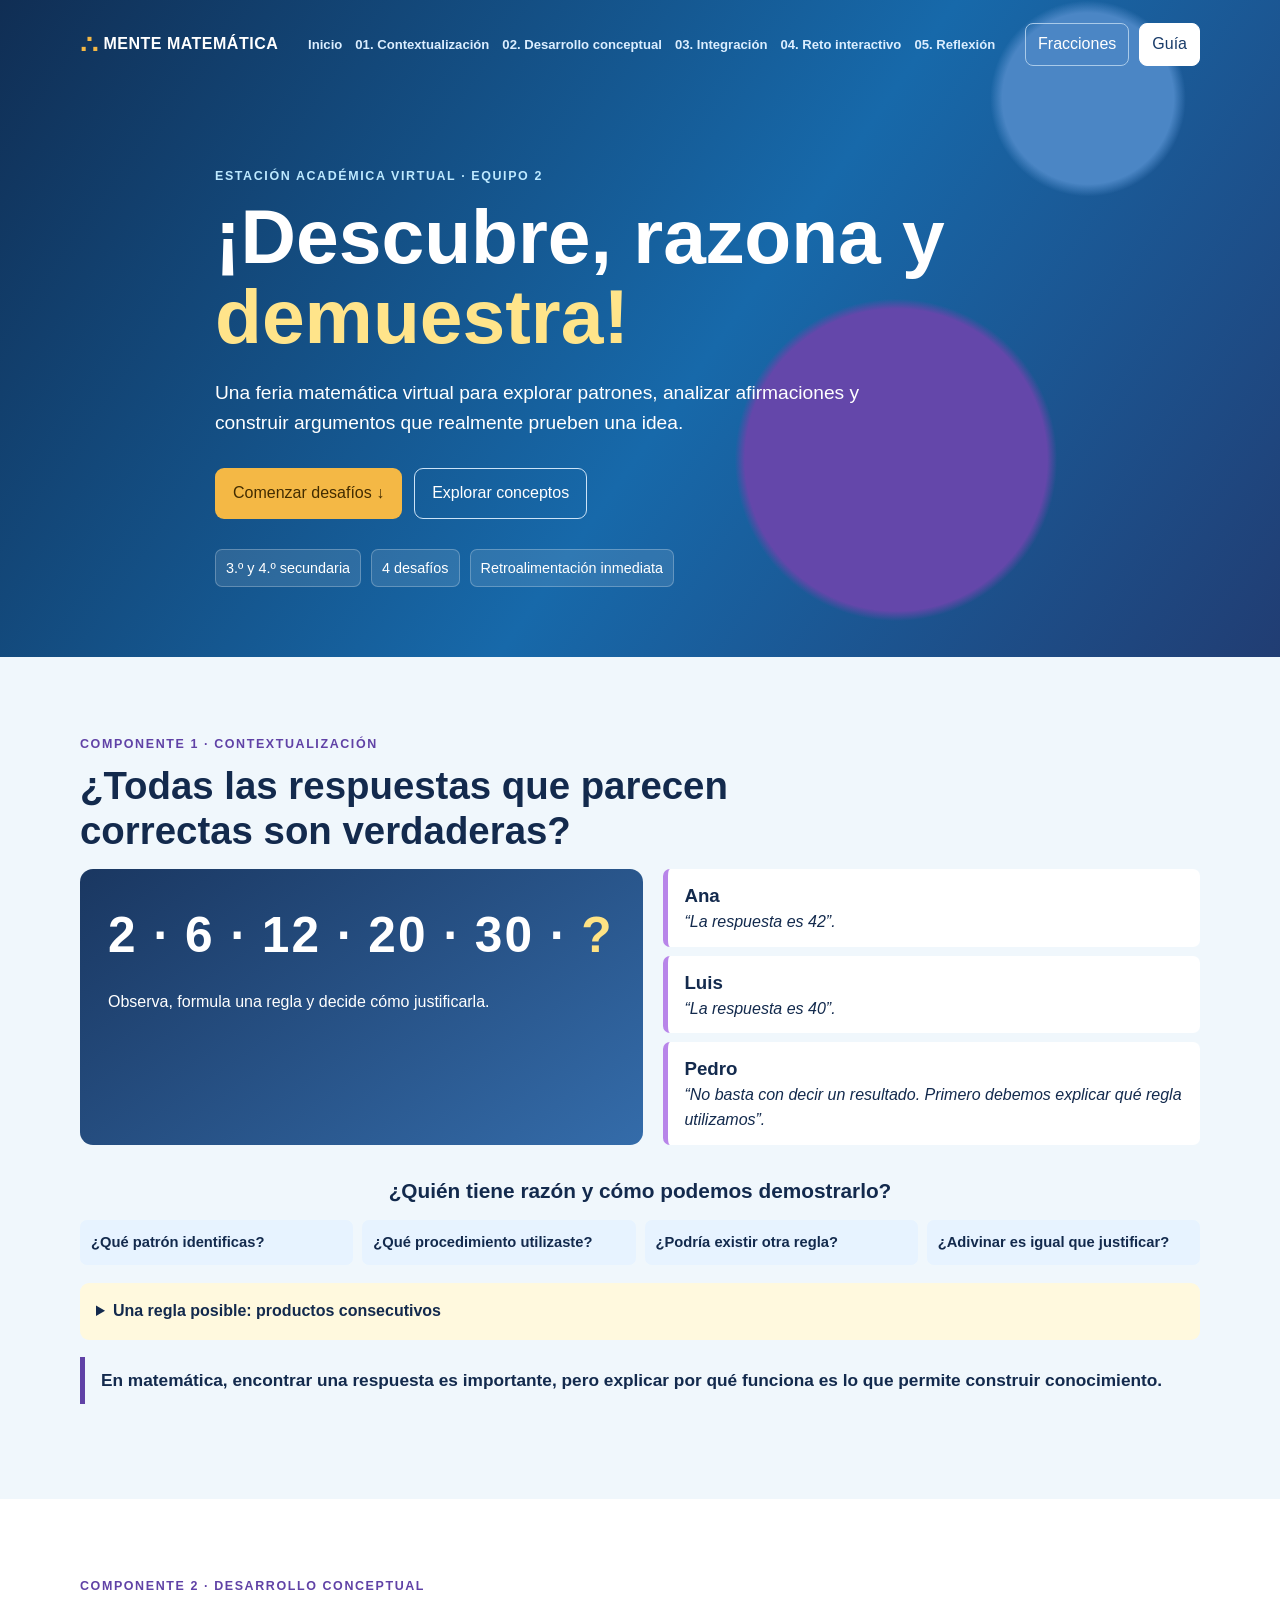
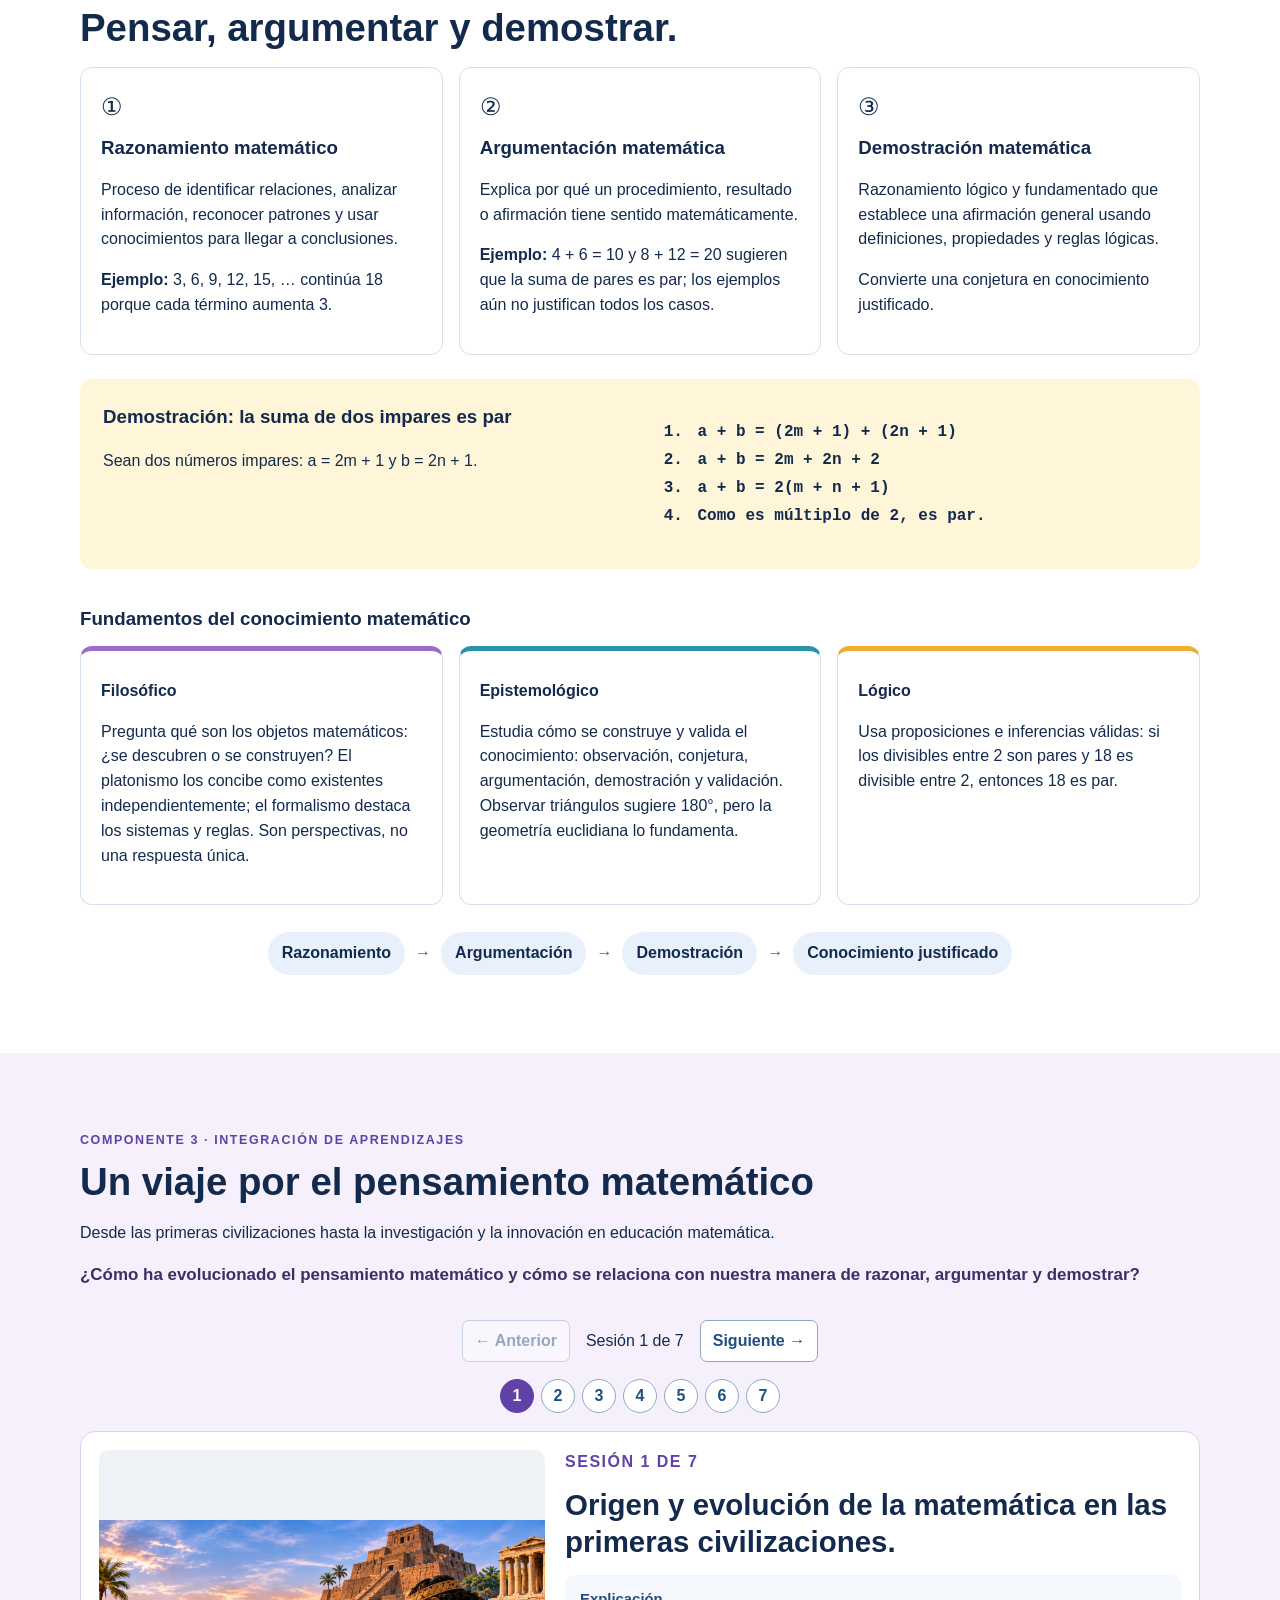
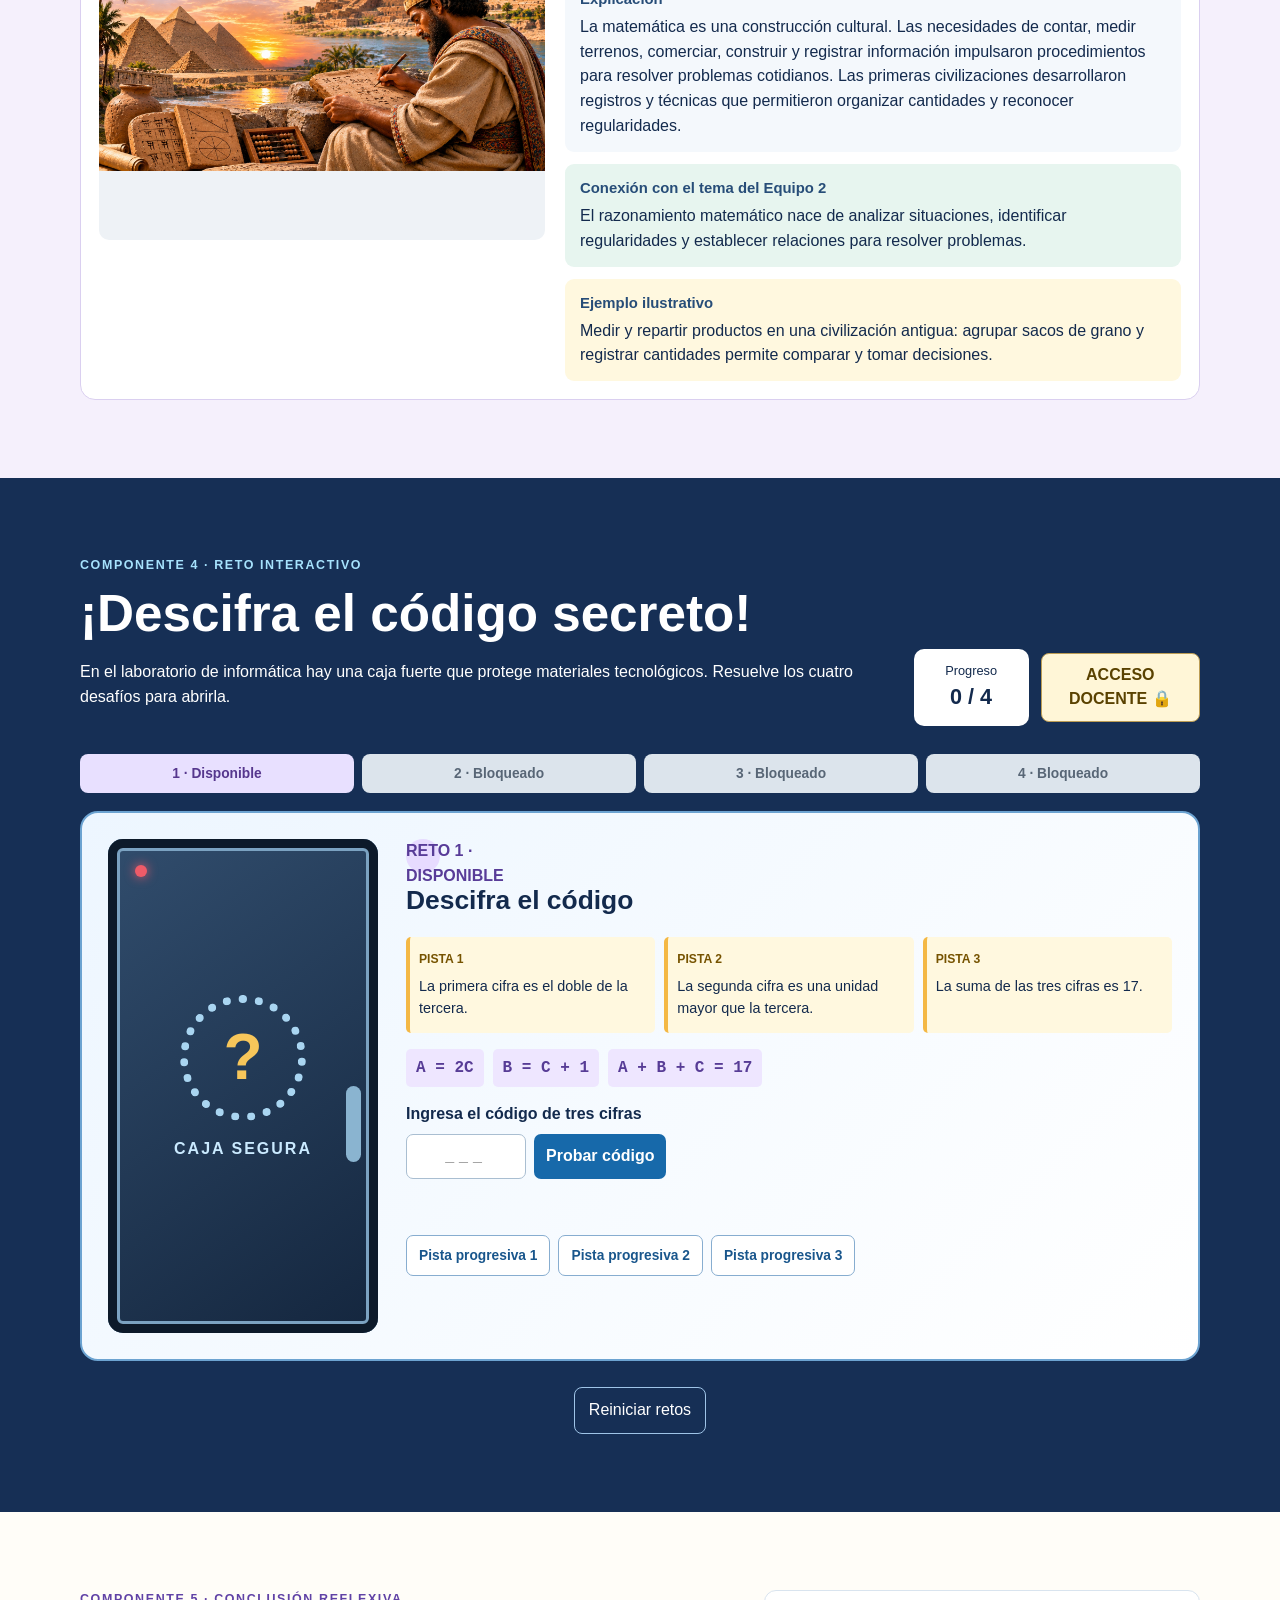
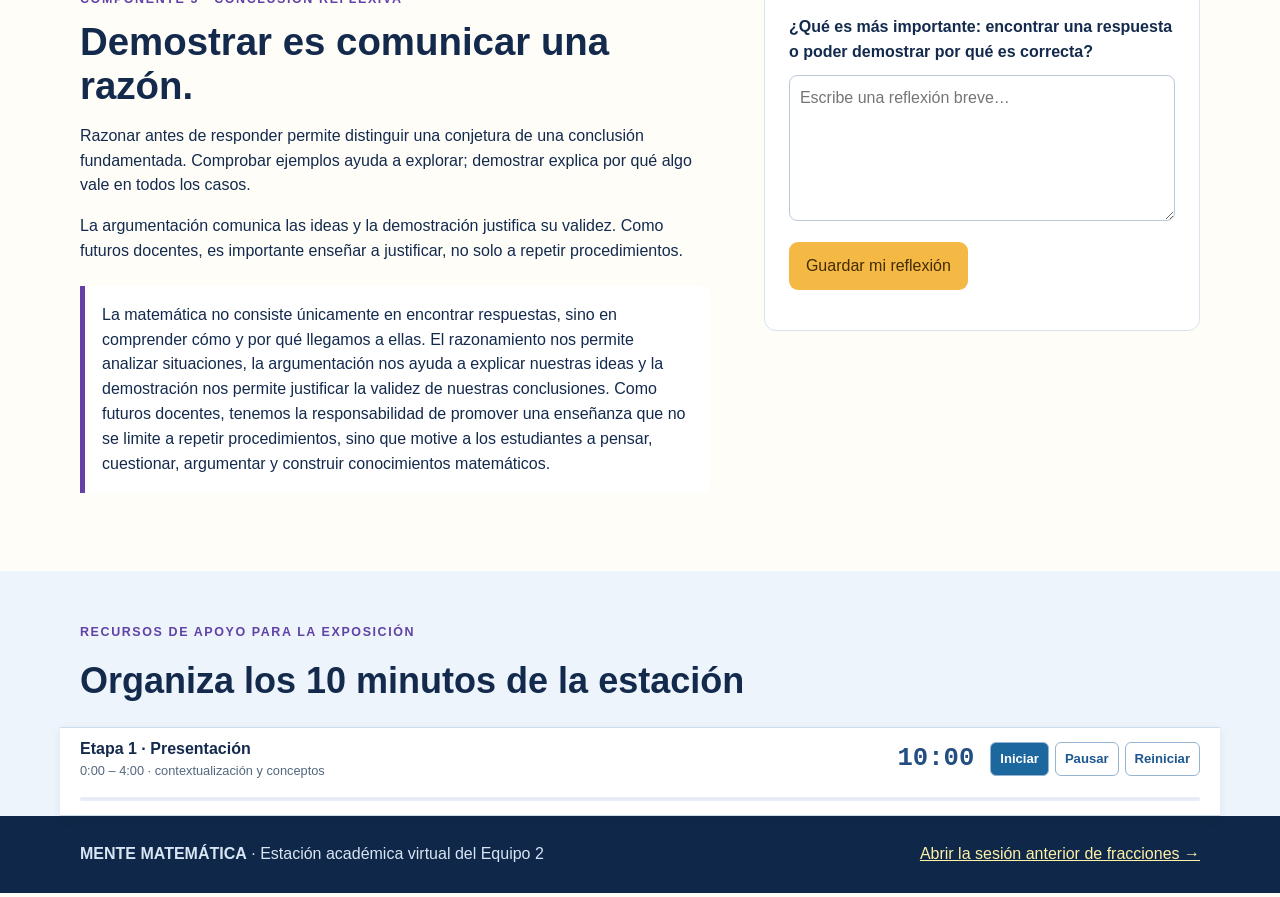
<file: index.html>
<!DOCTYPE html>
<html lang="es">
<head>
  <meta charset="UTF-8">
  <meta name="viewport" content="width=device-width, initial-scale=1.0">
  <meta name="description" content="Estación académica virtual Mente Matemática del Equipo 2.">
  <title>¡Mente Matemática! | Equipo 2</title>
  <link rel="stylesheet" href="station.css?v=images-layout-1">
  <style>
    /* RETO 2 · mantiene la identidad visual de Mente Matemática */
    .pattern-challenge {
      background: #ffffff;
      color: var(--ink, #183153);
      border: 1px solid var(--line, #d7e1ec);
      border-radius: 14px;
      padding: 22px;
      box-shadow: 0 8px 20px #1635550c;
    }
    .pattern-challenge .challenge-number {
      display: inline-flex;
      width: auto;
      min-height: 34px;
      padding: 0 13px;
      border-radius: 8px;
      background: #e8e0ff;
      color: #56378e;
      letter-spacing: .03em;
    }
    .pattern-challenge .pattern-sequence {
      text-align: center;
      color: var(--ink, #183153);
      font-size: clamp(1.45rem, 3vw, 2rem);
      font-weight: 900;
      letter-spacing: .04em;
      margin: 18px 0;
    }
    .pattern-options {
      display: grid;
      grid-template-columns: repeat(2, minmax(0, 1fr));
      gap: 9px;
      margin: 14px 0;
    }
    .pattern-options label {
      display: block;
      cursor: pointer;
      margin: 0;
    }
    .pattern-options input {
      position: absolute;
      opacity: 0;
      pointer-events: none;
    }
    .pattern-options span {
      display: flex;
      min-height: 52px;
      align-items: center;
      justify-content: center;
      border: 1px solid #cbd8e6;
      border-radius: 9px;
      color: #183153;
      font-weight: 800;
      background: #f4f8fc;
      transition: background .18s, border-color .18s, transform .18s;
    }
    .pattern-options input:checked + span {
      background: #e7dbff;
      border-color: #9675c4;
      color: #56378e;
      box-shadow: inset 0 0 0 1px #9675c4;
    }
    .pattern-options label:hover span {
      border-color: #2867a5;
      background: #eaf3fb;
    }
    .pattern-options input:focus-visible + span {
      outline: 3px solid #8fc7ee;
      outline-offset: 2px;
    }
    .pattern-check {
      margin-top: 8px;
      padding: 10px 17px;
      border: 1px solid #1d5d98;
      border-radius: 8px;
      background: #2169a8;
      color: #ffffff;
      font: inherit;
      font-weight: 800;
      cursor: pointer;
    }
    .pattern-check:hover { background: #184f82; }
    .pattern-instruction {
      color: #52677e;
      font-size: .88rem;
      margin: 10px 0 0;
    }
    .pattern-challenge .feedback { color: #17654b; }
    .pattern-challenge .feedback.is-error { color: #a33b3b; }
    @media (max-width: 520px) {
      .pattern-options { grid-template-columns: repeat(2, minmax(0, 1fr)); }
      .pattern-challenge { padding: 16px; }
    }
  </style>
  <script src="station.js?v=reto2-paleta-4" defer></script>
</head>
<body>
<a class="skip" href="#inicio">Saltar al contenido</a>
<header class="hero" id="inicio">
  <nav class="nav container" aria-label="Navegación principal">
    <a class="brand" href="#inicio"><span aria-hidden="true">∴</span> MENTE MATEMÁTICA</a>
    <div class="component-nav" aria-label="Cinco componentes"><a href="#inicio">Inicio</a><a href="#contextualizacion">01. Contextualización</a><a href="#desarrollo">02. Desarrollo conceptual</a><a href="#integracion">03. Integración</a><a href="#desafios">04. Reto interactivo</a><a href="#reflexiona">05. Reflexión</a></div>
    <div class="nav-actions"><a class="ghost-button" href="sesion-fracciones.html">Fracciones</a><button class="nav-button" id="open-guide" type="button">Guía</button></div>
  </nav>
  <div class="hero-content container">
    <p class="eyebrow">ESTACIÓN ACADÉMICA VIRTUAL · EQUIPO 2</p>
    <h1>¡Descubre, razona y <em>demuestra!</em></h1>
    <p class="lead">Una feria matemática virtual para explorar patrones, analizar afirmaciones y construir argumentos que realmente prueben una idea.</p>
    <div class="hero-actions"><a class="primary-button" href="#desafios">Comenzar desafíos <span aria-hidden="true">↓</span></a><a class="secondary-button" href="#explora">Explorar conceptos</a></div>
    <ul class="badges" aria-label="Características de la estación"><li>3.º y 4.º secundaria</li><li>4 desafíos</li><li>Retroalimentación inmediata</li></ul>
  </div>
</header>


<main>
<section class="section context-section" id="contextualizacion"><div class="container"><p class="section-kicker">COMPONENTE 1 · CONTEXTUALIZACIÓN</p><h2>¿Todas las respuestas que parecen correctas son verdaderas?</h2><div class="context-grid"><div class="sequence-board"><p class="sequence">2 · 6 · 12 · 20 · 30 · <strong>?</strong></p><p>Observa, formula una regla y decide cómo justificarla.</p></div><div class="voices"><article><h3>Ana</h3><p>“La respuesta es 42”.</p></article><article><h3>Luis</h3><p>“La respuesta es 40”.</p></article><article><h3>Pedro</h3><p>“No basta con decir un resultado. Primero debemos explicar qué regla utilizamos”.</p></article></div></div><h3 class="context-question">¿Quién tiene razón y cómo podemos demostrarlo?</h3><div class="question-list"><span>¿Qué patrón identificas?</span><span>¿Qué procedimiento utilizaste?</span><span>¿Podría existir otra regla?</span><span>¿Adivinar es igual que justificar?</span></div><details class="rule-explanation"><summary>Una regla posible: productos consecutivos</summary><p>1 × 2 = 2 · 2 × 3 = 6 · 3 × 4 = 12 · 4 × 5 = 20 · 5 × 6 = 30 · <strong>6 × 7 = 42</strong>.</p><p>42 es el siguiente término bajo esta regla. Una cantidad finita de términos no determina una única regla; debemos expresar la regularidad que suponemos y justificarla.</p></details><p class="knowledge-quote">En matemática, encontrar una respuesta es importante, pero explicar por qué funciona es lo que permite construir conocimiento.</p></div></section>
  <section class="section development-section" id="desarrollo"><div class="container"><p class="section-kicker">COMPONENTE 2 · DESARROLLO CONCEPTUAL</p><h2>Pensar, argumentar y demostrar.</h2><div class="concept-grid"><article><span>①</span><h3>Razonamiento matemático</h3><p>Proceso de identificar relaciones, analizar información, reconocer patrones y usar conocimientos para llegar a conclusiones.</p><p><strong>Ejemplo:</strong> 3, 6, 9, 12, 15, … continúa 18 porque cada término aumenta 3.</p></article><article><span>②</span><h3>Argumentación matemática</h3><p>Explica por qué un procedimiento, resultado o afirmación tiene sentido matemáticamente.</p><p><strong>Ejemplo:</strong> 4 + 6 = 10 y 8 + 12 = 20 sugieren que la suma de pares es par; los ejemplos aún no justifican todos los casos.</p></article><article><span>③</span><h3>Demostración matemática</h3><p>Razonamiento lógico y fundamentado que establece una afirmación general usando definiciones, propiedades y reglas lógicas.</p><p>Convierte una conjetura en conocimiento justificado.</p></article></div><div class="odd-proof"><div><h3>Demostración: la suma de dos impares es par</h3><p>Sean dos números impares: a = 2m + 1 y b = 2n + 1.</p></div><ol><li>a + b = (2m + 1) + (2n + 1)</li><li>a + b = 2m + 2n + 2</li><li>a + b = 2(m + n + 1)</li><li>Como es múltiplo de 2, <strong>es par</strong>.</li></ol></div><h3 class="foundation-title">Fundamentos del conocimiento matemático</h3><div class="foundation-grid"><article><h4>Filosófico</h4><p>Pregunta qué son los objetos matemáticos: ¿se descubren o se construyen? El platonismo los concibe como existentes independientemente; el formalismo destaca los sistemas y reglas. Son perspectivas, no una respuesta única.</p></article><article><h4>Epistemológico</h4><p>Estudia cómo se construye y valida el conocimiento: observación, conjetura, argumentación, demostración y validación. Observar triángulos sugiere 180°, pero la geometría euclidiana lo fundamenta.</p></article><article><h4>Lógico</h4><p>Usa proposiciones e inferencias válidas: si los divisibles entre 2 son pares y 18 es divisible entre 2, entonces 18 es par.</p></article></div><div class="reasoning-flow"><span>Razonamiento</span><b>→</b><span>Argumentación</span><b>→</b><span>Demostración</span><b>→</b><span>Conocimiento justificado</span></div></div></section>

  

  

  <section class="section integration-section" id="integracion"><div class="container"><p class="section-kicker">COMPONENTE 3 · INTEGRACIÓN DE APRENDIZAJES</p><h2>Un viaje por el pensamiento matemático</h2><p class="section-lead">Desde las primeras civilizaciones hasta la investigación y la innovación en educación matemática.</p><p class="integration-question">¿Cómo ha evolucionado el pensamiento matemático y cómo se relaciona con nuestra manera de razonar, argumentar y demostrar?</p><div class="session-navigator" aria-label="Navegación del carrusel"><button id="session-prev" type="button">← Anterior</button><p id="session-counter" aria-live="polite">Sesión 1 de 7</p><button id="session-next" type="button">Siguiente →</button></div><div class="session-dots" role="tablist" aria-label="Seleccionar sesión"><button role="tab" data-session-target="1" aria-selected="true" aria-label="Ir a sesión 1">1</button><button role="tab" data-session-target="2" aria-selected="false" aria-label="Ir a sesión 2">2</button><button role="tab" data-session-target="3" aria-selected="false" aria-label="Ir a sesión 3">3</button><button role="tab" data-session-target="4" aria-selected="false" aria-label="Ir a sesión 4">4</button><button role="tab" data-session-target="5" aria-selected="false" aria-label="Ir a sesión 5">5</button><button role="tab" data-session-target="6" aria-selected="false" aria-label="Ir a sesión 6">6</button><button role="tab" data-session-target="7" aria-selected="false" aria-label="Ir a sesión 7">7</button></div><div class="session-carousel"><article class="session-slide active" data-session="1"><div class="session-media session-image"><img src="assets/images/sesion-01-civilizaciones.png" alt="Primeras civilizaciones, pirámides y herramientas matemáticas antiguas"><span>Imagen 1 · Primeras civilizaciones, pirámides y herramientas matemáticas antiguas</span></div><div class="session-content"><p class="session-label">SESIÓN 1 DE 7</p><h3>Origen y evolución de la matemática en las primeras civilizaciones.</h3><div class="session-content-block"><h4>Explicación</h4><p>La matemática es una construcción cultural. Las necesidades de contar, medir terrenos, comerciar, construir y registrar información impulsaron procedimientos para resolver problemas cotidianos. Las primeras civilizaciones desarrollaron registros y técnicas que permitieron organizar cantidades y reconocer regularidades.</p></div><div class="team-connection"><h4>Conexión con el tema del Equipo 2</h4><p>El razonamiento matemático nace de analizar situaciones, identificar regularidades y establecer relaciones para resolver problemas.</p></div><div class="session-example"><h4>Ejemplo ilustrativo</h4><p>Medir y repartir productos en una civilización antigua: agrupar sacos de grano y registrar cantidades permite comparar y tomar decisiones.</p></div></div></article><article class="session-slide" data-session="2" hidden><div class="session-media session-image"><img src="assets/images/sesion-02-grecia-islam-renacimiento.png" alt="Grecia, mundo islámico y Renacimiento"><span>Imagen 2 · Grecia, mundo islámico y Renacimiento</span></div><div class="session-content"><p class="session-label">SESIÓN 2 DE 7</p><h3>Grecia, mundo islámico, Renacimiento y matemáticos representativos.</h3><div class="session-content-block"><h4>Explicación</h4><p>El pensamiento matemático evolucionó con aportes de distintas culturas. Grecia desarrolló la geometría y el razonamiento deductivo; el mundo islámico impulsó el álgebra y transmitió conocimientos; el Renacimiento fortaleció los vínculos entre matemática, ciencia e investigación. Matemáticos representativos ampliaron las formas de describir y resolver problemas.</p></div><div class="team-connection"><h4>Conexión con el tema del Equipo 2</h4><p>Esta evolución fortaleció la argumentación lógica, la formulación de propiedades y la demostración matemática.</p></div><div class="session-example"><h4>Ejemplo ilustrativo</h4><p>Una demostración geométrica inspirada en la tradición griega: usar propiedades de una figura para justificar una conclusión, no solo observarla.</p></div></div></article><article class="session-slide" data-session="3" hidden><div class="session-media session-image"><img src="assets/images/sesion-03-filosofia.png" alt="Filósofos y pensadores relacionados con la matemática"><span>Imagen 3 · Filósofos y pensadores relacionados con la matemática</span></div><div class="session-content"><p class="session-label">SESIÓN 3 DE 7</p><h3>Fundamentos filosóficos y epistemológicos de la matemática.</h3><div class="session-content-block"><h4>Explicación</h4><p>La filosofía de la matemática pregunta por la naturaleza del conocimiento matemático; la epistemología estudia cómo se construye y valida. Las conjeturas, los argumentos y las demostraciones permiten pasar de una observación inicial a una afirmación justificada, reconociendo distintas perspectivas sobre el conocimiento.</p></div><div class="team-connection"><h4>Conexión con el tema del Equipo 2</h4><p>La demostración justifica el conocimiento; la reflexión filosófica y epistemológica permite comprender sus fundamentos y su validez.</p></div><div class="session-example"><h4>Ejemplo ilustrativo</h4><p>Plantear una conjetura, contrastarla con algunos casos y explicar por qué todavía se necesita una justificación general.</p></div></div></article><article class="session-slide" data-session="4" hidden><div class="session-media session-image"><img src="assets/images/sesion-04-ciencia-lenguaje.png" alt="Matemática como ciencia y lenguaje universal"><span>Imagen 4 · Matemática como ciencia y lenguaje universal</span></div><div class="session-content"><p class="session-label">SESIÓN 4 DE 7</p><h3>La matemática como ciencia y lenguaje universal.</h3><div class="session-content-block"><h4>Explicación</h4><p>Como ciencia formal, la matemática utiliza símbolos, estructuras y procedimientos para representar relaciones y fenómenos. Su lenguaje permite comunicar ideas con precisión y aplicar modelos en diversos campos científicos.</p></div><div class="team-connection"><h4>Conexión con el tema del Equipo 2</h4><p>La argumentación comunica razonamientos rigurosos mediante expresiones matemáticas y la demostración establece la validez de las afirmaciones.</p></div><div class="session-example"><h4>Ejemplo ilustrativo</h4><p>Representar una situación cotidiana con una ecuación y explicar qué representa cada símbolo antes de operar.</p></div></div></article><article class="session-slide" data-session="5" hidden><div class="session-media session-image"><img src="assets/images/sesion-05-tecnologia.png" alt="Informática, inteligencia artificial, programación y robótica"><span>Imagen 5 · Informática, inteligencia artificial, programación y robótica</span></div><div class="session-content"><p class="session-label">SESIÓN 5 DE 7</p><h3>Matemática, informática y desarrollo tecnológico.</h3><div class="session-content-block"><h4>Explicación</h4><p>La informática se apoya en la lógica, los algoritmos y las estructuras matemáticas. La programación, la inteligencia artificial y el análisis de datos requieren representar información, establecer condiciones y diseñar procedimientos verificables.</p></div><div class="team-connection"><h4>Conexión con el tema del Equipo 2</h4><p>Resolver algoritmos exige analizar condiciones, establecer relaciones y justificar cada procedimiento.</p></div><div class="session-example"><h4>Ejemplo ilustrativo</h4><p>Programar una condición que determine si un número es par o impar mediante su divisibilidad entre dos.</p></div></div></article><article class="session-slide" data-session="6" hidden><div class="session-media session-image"><img src="assets/images/sesion-06-educacion-digital.png" alt="Docente y estudiantes utilizando recursos digitales para aprender matemática"><span>Imagen 6 · Docente y estudiantes utilizando recursos digitales para aprender matemática</span></div><div class="session-content"><p class="session-label">SESIÓN 6 DE 7</p><h3>La matemática en la educación y la sociedad digital.</h3><div class="session-content-block"><h4>Explicación</h4><p>La matemática forma parte de la educación crítica en una sociedad digital. Las herramientas tecnológicas permiten representar conceptos, explorar situaciones y participar activamente, pero requieren explicar los procedimientos y evaluar los resultados.</p></div><div class="team-connection"><h4>Conexión con el tema del Equipo 2</h4><p>Un docente puede usar herramientas digitales para explorar patrones, promoviendo que el estudiante explique y justifique la regla identificada.</p></div><div class="session-example"><h4>Ejemplo ilustrativo</h4><p>Utilizar un simulador digital para explorar una secuencia y comunicar la regularidad matemática encontrada.</p></div></div></article><article class="session-slide" data-session="7" hidden><div class="session-media session-image"><img src="assets/images/sesion-07-innovacion.png" alt="Investigación, colaboración e innovación educativa"><span>Imagen 7 · Investigación, colaboración e innovación educativa</span></div><div class="session-content"><p class="session-label">SESIÓN 7 DE 7</p><h3>Investigación e innovación en educación matemática.</h3><div class="session-content-block"><h4>Explicación</h4><p>La investigación estudia procesos de enseñanza y aprendizaje, identifica dificultades y orienta estrategias didácticas innovadoras. Los recursos tecnológicos y retos matemáticos deben fundamentarse en principios matemáticos y pedagógicos para mejorar la comprensión.</p></div><div class="team-connection"><h4>Conexión con el tema del Equipo 2</h4><p>Los retos interactivos pueden desarrollar pensamiento crítico, argumentación y comprensión matemática cuando exigen justificar respuestas.</p></div><div class="session-example"><h4>Ejemplo ilustrativo</h4><p>Diseñar y evaluar un reto matemático interactivo para fortalecer el razonamiento y la argumentación de estudiantes de secundaria.</p></div></div></article></div></div></section>

  <section class="section challenge-section escape-room" id="desafios"><div class="container"><div class="challenge-heading"><div><p class="section-kicker">COMPONENTE 4 · RETO INTERACTIVO</p><h2>¡Descifra el código secreto!</h2><p>En el laboratorio de informática hay una caja fuerte que protege materiales tecnológicos. Resuelve los cuatro desafíos para abrirla.</p></div><div class="challenge-tools"><div class="score" aria-live="polite"><span>Progreso</span><strong id="score">0 / 4</strong></div><button class="teacher-access" id="open-teacher-access" type="button">ACCESO DOCENTE 🔒</button></div></div>
<div class="stage-progress" aria-label="Progreso de cuatro retos"><span class="stage-status available" data-stage-status="1">1 · Disponible</span><span class="stage-status" data-stage-status="2">2 · Bloqueado</span><span class="stage-status" data-stage-status="3">3 · Bloqueado</span><span class="stage-status" data-stage-status="4">4 · Bloqueado</span></div>
<article class="public-stage safe-challenge" data-stage="1"><div class="safe-visual" aria-hidden="true"><div class="safe-dial">?</div><span class="safe-handle"></span><span class="safe-led"></span><p>CAJA SEGURA</p></div><div class="safe-content"><span class="challenge-number">RETO 1 · DISPONIBLE</span><h3>Descifra el código</h3><div class="clue-grid"><article><b>PISTA 1</b><p>La primera cifra es el doble de la tercera.</p></article><article><b>PISTA 2</b><p>La segunda cifra es una unidad mayor que la tercera.</p></article><article><b>PISTA 3</b><p>La suma de las tres cifras es 17.</p></article></div><div class="relations"><span>A = 2C</span><span>B = C + 1</span><span>A + B + C = 17</span></div><label for="secret-code">Ingresa el código de tres cifras</label><div class="code-row"><input id="secret-code" inputmode="numeric" maxlength="3" pattern="[0-9]{3}" placeholder="___"><button id="check-code" type="button">Probar código</button></div><p id="code-feedback" class="feedback" aria-live="polite"></p><div class="hint-row"><button class="hint-button" data-hint="1" type="button">Pista progresiva 1</button><button class="hint-button" data-hint="2" type="button">Pista progresiva 2</button><button class="hint-button" data-hint="3" type="button">Pista progresiva 3</button></div><p id="hint-feedback" class="hint-feedback" aria-live="polite"></p></div></article>
<article class="public-stage challenge-card locked pattern-challenge" data-stage="2" hidden>
  <span class="challenge-number">RETO 2 · DESCUBRE EL PATRÓN</span>
  <h3 class="pattern-sequence">2 – 6 – 12 – 20 – 30 – ?</h3>
  <div class="pattern-options" role="radiogroup" aria-label="Selecciona el siguiente término">
    <label><input type="radio" name="pattern-answer" value="36"><span>36</span></label>
    <label><input type="radio" name="pattern-answer" value="40"><span>40</span></label>
    <label><input type="radio" name="pattern-answer" value="42"><span>42</span></label>
    <label><input type="radio" name="pattern-answer" value="44"><span>44</span></label>
  </div>
  <button id="check-pattern" class="pattern-check" type="button">Comprobar respuesta</button>
  <p class="pattern-instruction">Selecciona una alternativa y comprueba tu respuesta.</p>
  <p id="pattern-feedback" class="feedback" aria-live="polite"></p>
</article>

<article class="public-stage challenge-card locked" data-stage="3" hidden>
  <span class="challenge-number">RETO 3 · BLOQUEADO</span>
  <h3>🕵️ ¡El desafío del detective matemático!</h3>

  <p>Descubre quién resolvió correctamente esta operación:</p>

  <div class="math-operation">
    <strong>8 + 4 × 2 = ?</strong>
  </div>

  <div class="detective-options">
    <label>
      <input type="radio" name="operation-answer" value="24">
      Ana: 24
    </label>
    <label>
      <input type="radio" name="operation-answer" value="16">
      Luis: 16
    </label>
    <label>
      <input type="radio" name="operation-answer" value="20">
      Pedro: 20
    </label>
  </div>

  <p><strong>¿Qué propiedad permite resolverla correctamente?</strong></p>

  <div class="choice-row">
    <label>
      <input type="radio" name="operation-reason" value="multiplicacion">
      Primero se multiplica y luego se suma.
    </label>
    <label>
      <input type="radio" name="operation-reason" value="izquierda">
      Siempre se resuelve de izquierda a derecha.
    </label>
  </div>

  <button id="check-operation" type="button">Comprobar respuesta</button>

  <p id="operation-feedback" class="feedback" aria-live="polite"></p>
</article>


<article class="public-stage challenge-card locked" data-stage="4" hidden>
  <span class="challenge-number">RETO 4 · BLOQUEADO</span>
  <h3>🧩 ¡Construye la demostración!</h3>

  <p>
    La suma de tres números consecutivos siempre es divisible entre 3.
  </p>

  <div class="math-operation">
    <strong>5 + 6 + 7 = 18</strong>
    <p>¿Este ejemplo demuestra que siempre se cumple?</p>
  </div>

  <p><strong>Selecciona la expresión que permite demostrarlo para cualquier número:</strong></p>

  <div class="proof-options">
    <label>
      <input type="radio" name="consecutive-proof" value="correcto">
      n + (n + 1) + (n + 2) = 3(n + 1)
    </label>

    <label>
      <input type="radio" name="consecutive-proof" value="incorrecto1">
      n + (n + 1) + (n + 2) = 3n
    </label>

    <label>
      <input type="radio" name="consecutive-proof" value="incorrecto2">
      n + (n + 1) + (n + 2) = n + 3
    </label>
  </div>

  <button id="check-consecutive" type="button">Verificar demostración</button>

  <p id="consecutive-feedback" class="feedback" aria-live="polite"></p>
</article>

<p id="challenge-complete" class="challenge-complete" hidden aria-live="polite">¡FELICITACIONES! HAS COMPLETADO LOS CUATRO RETOS MATEMÁTICOS.</p><button class="reset-button" id="reset-challenges" type="button">Reiniciar retos</button></div></section>
<dialog id="teacher-access-dialog" class="teacher-dialog" aria-labelledby="teacher-access-title"><button class="close-dialog" id="close-teacher-access" type="button" aria-label="Cerrar">×</button><p class="section-kicker">ACCESO DOCENTE</p><h2 id="teacher-access-title">Panel de acceso docente</h2><p>Este acceso organiza la consulta durante la exposición. En una página estática no protege las respuestas de forma criptográfica.</p><label for="teacher-key">Clave</label><div class="password-row"><input id="teacher-key" type="password" inputmode="numeric" autocomplete="off"><button id="toggle-teacher-key" type="button">Mostrar</button></div><p id="teacher-access-feedback" class="feedback" aria-live="polite"></p><div class="modal-actions"><button id="cancel-teacher-access" type="button">Cancelar</button><button id="enter-teacher-panel" type="button">Ingresar</button></div></dialog>
<dialog id="teacher-panel-dialog" class="teacher-dialog teacher-panel" aria-labelledby="teacher-panel-title"><button class="close-dialog" id="logout-teacher" type="button" aria-label="Cerrar sesión docente">×</button><p class="section-kicker">ACCESO AUTORIZADO – PANEL DOCENTE</p><h2 id="teacher-panel-title">Soluciones y procedimientos</h2><div class="teacher-tabs"><button data-teacher-solution="1">Reto 1</button><button data-teacher-solution="2">Reto 2</button><button data-teacher-solution="3">Reto 3</button><button data-teacher-solution="4">Reto 4</button></div><section class="teacher-solution active" data-teacher-solution-panel="1"><h3>1. Código secreto</h3><p>A = 2C; B = C + 1; A + B + C = 17.</p><ol><li>2C + (C + 1) + C = 17</li><li>4C + 1 = 17; 4C = 16; C = 4</li><li>B = 5 y A = 8. Código: <strong>854</strong>.</li></ol><p>Comprobación: 8 = 2 × 4; 5 = 4 + 1; 8 + 5 + 4 = 17. Es única porque las ecuaciones determinan un solo valor para C.</p><em>Capacidad: resolver relaciones entre variables y comprobar condiciones.</em></section><section class="teacher-solution" data-teacher-solution-panel="2" hidden><h3>2. Patrón</h3><p>2, 6, 12, 20, 30, 42 corresponden a 1×2, 2×3, 3×4, 4×5, 5×6, 6×7. 42 vale bajo esta regla; una secuencia finita puede admitir otras.</p><em>Capacidad: reconocer y justificar una regularidad.</em></section><section class="teacher-solution" data-teacher-solution-panel="3" hidden><h3>3. El desafío del detective matemático</h3><p>La respuesta correcta es <strong>16 (Luis)</strong>. Por jerarquía de operaciones, primero se resuelve la multiplicación: 4 × 2 = 8. Después se suma: 8 + 8 = 16.</p><em>Capacidad: aplicar la jerarquía de operaciones y justificar un procedimiento.</em></section><section class="teacher-solution" data-teacher-solution-panel="4" hidden><h3>4. Construye una demostración</h3><p>La expresión correcta es <strong>n + (n + 1) + (n + 2) = 3(n + 1)</strong>.</p><ol><li>Sumamos: n + n + 1 + n + 2.</li><li>Agrupamos: 3n + 3.</li><li>Factorizamos: 3(n + 1).</li><li>Como n es entero, n + 1 también es entero; por tanto, la suma es múltiplo de 3 y divisible entre 3.</li></ol><p>El ejemplo 5 + 6 + 7 = 18 ilustra la propiedad, pero no demuestra por sí solo que se cumpla para todos los enteros consecutivos.</p><em>Capacidad: construir una demostración algebraica general.</em></section><button id="teacher-logout-button" type="button">Cerrar sesión docente</button></dialog><section class="section container reflection" id="reflexiona"><div><p class="section-kicker">COMPONENTE 5 · CONCLUSIÓN REFLEXIVA</p><h2>Demostrar es comunicar una razón.</h2><p>Razonar antes de responder permite distinguir una conjetura de una conclusión fundamentada. Comprobar ejemplos ayuda a explorar; demostrar explica por qué algo vale en todos los casos.</p><p>La argumentación comunica las ideas y la demostración justifica su validez. Como futuros docentes, es importante enseñar a justificar, no solo a repetir procedimientos.</p><blockquote>La matemática no consiste únicamente en encontrar respuestas, sino en comprender cómo y por qué llegamos a ellas. El razonamiento nos permite analizar situaciones, la argumentación nos ayuda a explicar nuestras ideas y la demostración nos permite justificar la validez de nuestras conclusiones. Como futuros docentes, tenemos la responsabilidad de promover una enseñanza que no se limite a repetir procedimientos, sino que motive a los estudiantes a pensar, cuestionar, argumentar y construir conocimientos matemáticos.</blockquote></div><form id="reflection-form"><label for="reflection">¿Qué es más importante: encontrar una respuesta o poder demostrar por qué es correcta?</label><textarea id="reflection" rows="5" maxlength="600" placeholder="Escribe una reflexión breve…"></textarea><button class="primary-button" type="submit">Guardar mi reflexión</button><p id="reflection-message" aria-live="polite"></p></form></section>

  </main>
<section class="support-section"><div class="container"><p class="section-kicker">RECURSOS DE APOYO PARA LA EXPOSICIÓN</p><h2>Organiza los 10 minutos de la estación</h2><aside class="timer-bar" aria-label="Cronómetro de la estación"><div class="timer-content container"><div><strong id="timer-stage">Etapa 1 · Presentación</strong><span id="timer-detail">0:00 – 4:00 · contextualización y conceptos</span></div><div class="timer-clock" id="timer-clock" aria-live="polite">10:00</div><div class="timer-actions"><button id="timer-start" type="button">Iniciar</button><button id="timer-pause" type="button" disabled>Pausar</button><button id="timer-reset" type="button">Reiniciar</button></div><div class="timer-progress" aria-hidden="true"><span id="timer-progress"></span></div></div><p id="timer-alert" class="sr-only" role="status" aria-live="assertive"></p></aside></div></section>

<footer><div class="container footer-inner"><p><strong>MENTE MATEMÁTICA</strong> · Estación académica virtual del Equipo 2</p><a href="sesion-fracciones.html">Abrir la sesión anterior de fracciones →</a></div></footer>

<dialog id="guide-dialog" aria-labelledby="guide-title"><button class="close-dialog" id="close-guide" type="button" aria-label="Cerrar guía">×</button><p class="section-kicker">GUÍA DEL EQUIPO ANFITRIÓN · 10 MINUTOS</p><h2 id="guide-title">Guion breve de exposición</h2><ol><li><strong>Minutos 0 al 4:</strong> da la bienvenida, plantea la pregunta de la secuencia, explica los conceptos y conecta brevemente las sesiones.</li><li><strong>Minutos 4 al 8:</strong> invita a resolver el código secreto. No reveles la solución; pide explicar el procedimiento.</li><li><strong>Minutos 8 al 10:</strong> comparte respuestas, muestra la solución demostrada, retroalimenta y cierra con la reflexión.</li></ol><h3>Recomendaciones</h3><ul><li>No se limiten a leer la página: expliquen con palabras propias.</li><li>Formulen preguntas y escuchen los razonamientos.</li><li>Corrijan errores respetuosamente y promuevan el intercambio.</li><li>Los retos 2, 3 y 4 quedan como exploración complementaria.</li></ul></dialog>
</body>
</html>
</file>
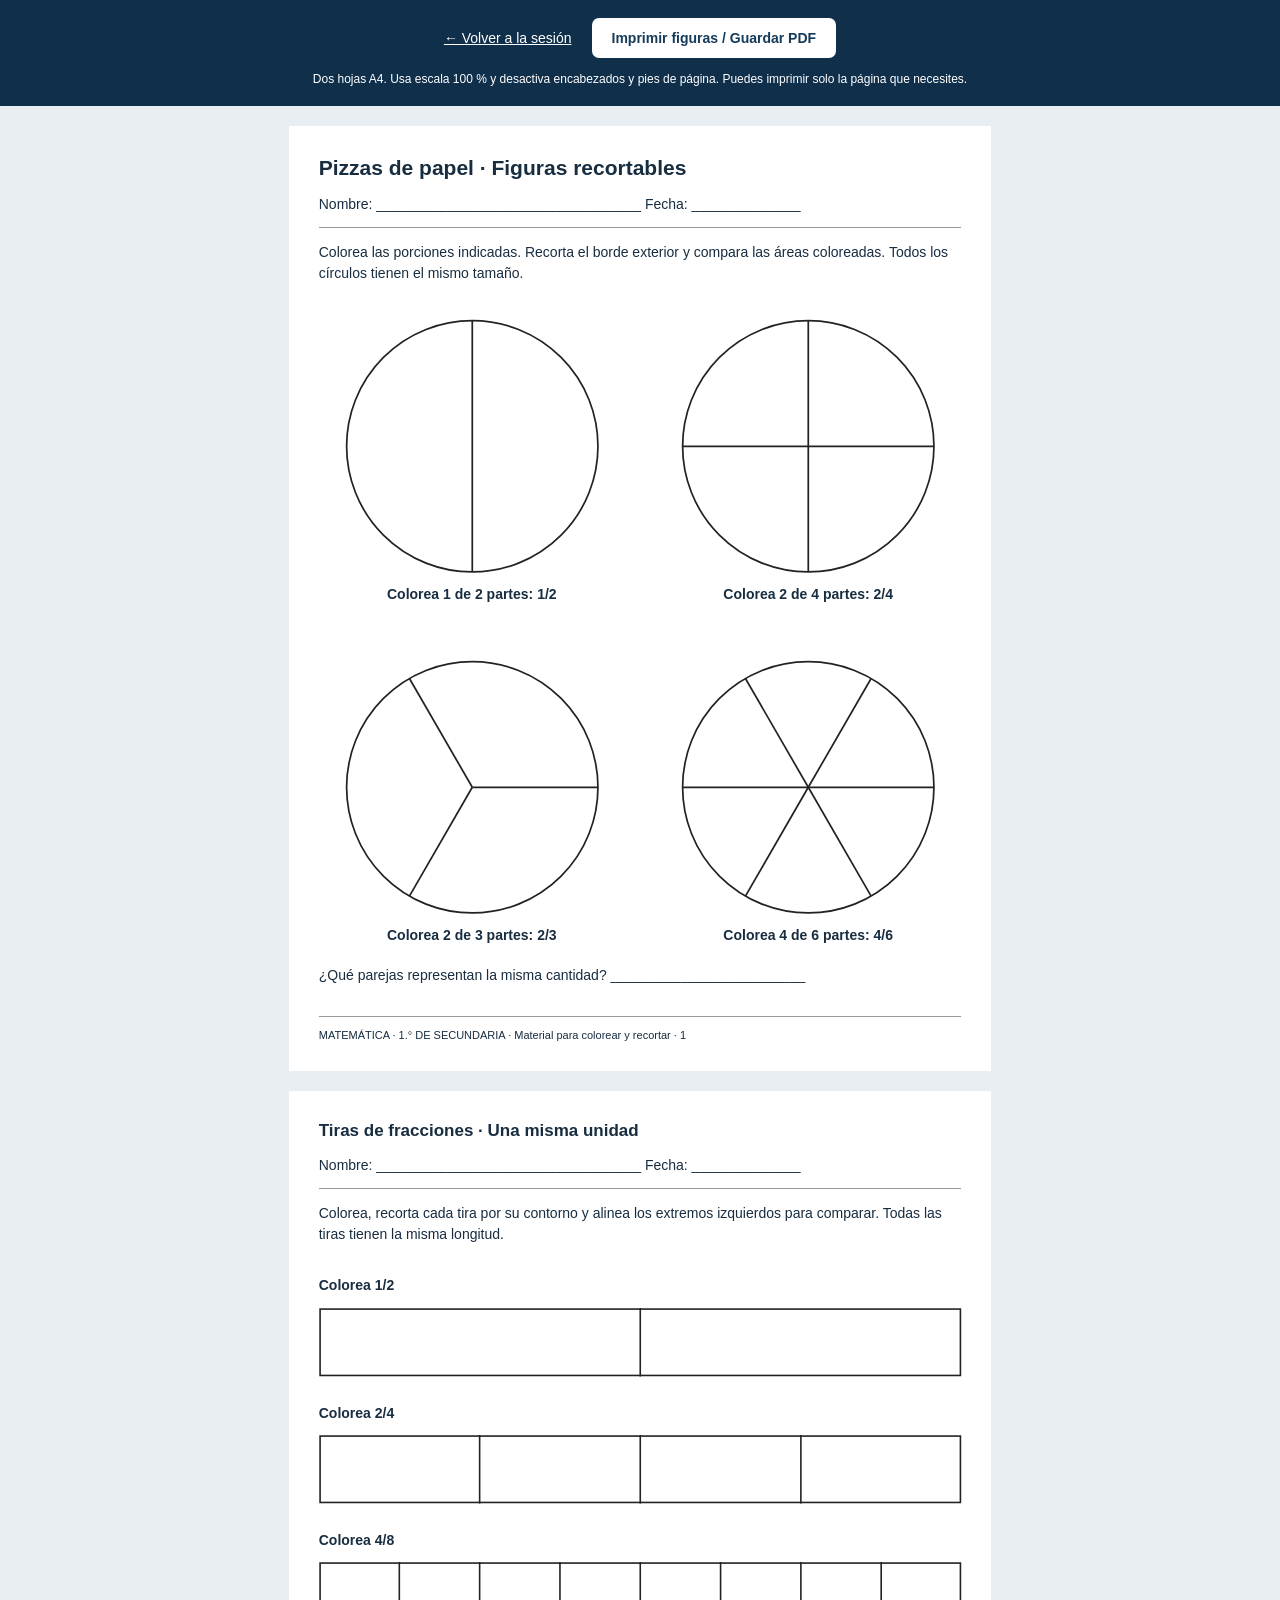
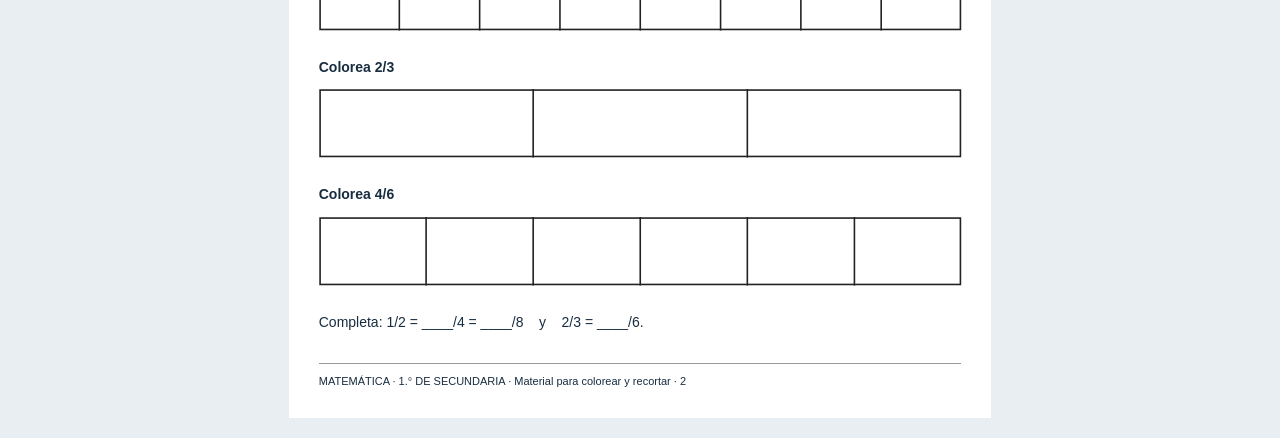
<file: figuras-imprimibles.html>
<!doctype html>
<html lang="es"><head><meta charset="utf-8"><meta name="viewport" content="width=device-width,initial-scale=1"><title>Figuras recortables · Fracciones</title>
<style>
/* Plantillas vectoriales: conservan tamaño y nitidez al imprimir. */
*{box-sizing:border-box}body{margin:0;background:#e9eef3;font:14px Arial,sans-serif;color:#182d40}.toolbar{padding:18px;text-align:center;background:#102f4b;color:white}.toolbar a{color:white;margin-right:20px}.toolbar button{padding:12px 20px;border:0;border-radius:7px;background:#fff;color:#153b5a;cursor:pointer;font:inherit;font-weight:bold}.toolbar p{margin:12px 0 0;font-size:12px}.sheet{width:186mm;max-width:calc(100% - 24px);margin:20px auto;padding:8mm;background:white}h1{font-size:21px;margin:0 0 8px}h2{font-size:17px;margin:0 0 8px}p{line-height:1.5}.name{border-bottom:1px solid #999;padding-bottom:12px}.circles{display:grid;grid-template-columns:1fr 1fr;gap:12mm 8mm;margin-top:8mm}.figure{text-align:center;break-inside:avoid}.figure svg{display:block;width:70mm;max-width:100%;margin:auto}.figure p{font-weight:bold;margin:5px 0}.bars{margin-top:8mm}.bar{margin-bottom:7mm;break-inside:avoid}.bar svg{display:block;width:100%;height:auto}.bar p{margin:0 0 3mm;font-weight:bold}footer{border-top:1px solid #999;margin-top:8mm;padding-top:3mm;font-size:11px}svg{overflow:visible}
@media(max-width:500px){.sheet{padding:18px}.circles{gap:20px 10px}}
@media print{@page{size:A4 portrait;margin:12mm}body{background:white;color:#111}.toolbar{display:none}.sheet{width:100%;max-width:none;margin:0;padding:0;break-after:page}.sheet:last-child{break-after:auto}.circles{gap:12mm 8mm}.figure svg{width:70mm}h1{font-size:16pt}h2{font-size:14pt}p{font-size:10pt}footer{font-size:8pt}}
</style></head><body>
<nav class="toolbar"><a href="index.html#inicio">← Volver a la sesión</a><button id="print" type="button">Imprimir figuras / Guardar PDF</button><p>Dos hojas A4. Usa escala 100 % y desactiva encabezados y pies de página. Puedes imprimir solo la página que necesites.</p></nav>
<section class="sheet"><h1>Pizzas de papel · Figuras recortables</h1><p class="name">Nombre: __________________________________ Fecha: ______________</p><p>Colorea las porciones indicadas. Recorta el borde exterior y compara las áreas coloreadas. Todos los círculos tienen el mismo tamaño.</p><div class="circles">
<div class="figure"><svg viewBox="0 0 200 200" role="img" aria-label="Círculo dividido en 2 partes iguales"><g fill="white" stroke="#222" stroke-width="1.3"><circle cx="100" cy="100" r="95"/><path d="M100 5V195"/></g></svg><p>Colorea 1 de 2 partes: 1/2</p></div><div class="figure"><svg viewBox="0 0 200 200" role="img" aria-label="Círculo dividido en 4 partes iguales"><g fill="white" stroke="#222" stroke-width="1.3"><circle cx="100" cy="100" r="95"/><path d="M100 100L195 100"/><path d="M100 100L100 195"/><path d="M100 100L5 100.00000000000001"/><path d="M100 100L99.99999999999999 5"/></g></svg><p>Colorea 2 de 4 partes: 2/4</p></div><div class="figure"><svg viewBox="0 0 200 200" role="img" aria-label="Círculo dividido en 3 partes iguales"><g fill="white" stroke="#222" stroke-width="1.3"><circle cx="100" cy="100" r="95"/><path d="M100 100L195 100"/><path d="M100 100L52.50000000000002 182.2724133595217"/><path d="M100 100L52.49999999999996 17.72758664047835"/></g></svg><p>Colorea 2 de 3 partes: 2/3</p></div><div class="figure"><svg viewBox="0 0 200 200" role="img" aria-label="Círculo dividido en 6 partes iguales"><g fill="white" stroke="#222" stroke-width="1.3"><circle cx="100" cy="100" r="95"/><path d="M100 100L195 100"/><path d="M100 100L147.5 182.27241335952166"/><path d="M100 100L52.50000000000002 182.2724133595217"/><path d="M100 100L5 100.00000000000001"/><path d="M100 100L52.49999999999996 17.72758664047835"/><path d="M100 100L147.5 17.727586640478336"/></g></svg><p>Colorea 4 de 6 partes: 4/6</p></div>
</div><p>¿Qué parejas representan la misma cantidad? _________________________</p><footer>MATEMÁTICA · 1.° DE SECUNDARIA · Material para colorear y recortar · 1</footer></section>
<section class="sheet"><h2>Tiras de fracciones · Una misma unidad</h2><p class="name">Nombre: __________________________________ Fecha: ______________</p><p>Colorea, recorta cada tira por su contorno y alinea los extremos izquierdos para comparar. Todas las tiras tienen la misma longitud.</p><div class="bars">
<div class="bar"><p>Colorea 1/2</p><svg viewBox="0 0 600 64" role="img" aria-label="Tira dividida en 2 partes iguales"><g fill="white" stroke="#222" stroke-width="1.5"><rect x="1" y="1" width="598" height="62"/><path d="M300 0V64"/></g></svg></div><div class="bar"><p>Colorea 2/4</p><svg viewBox="0 0 600 64" role="img" aria-label="Tira dividida en 4 partes iguales"><g fill="white" stroke="#222" stroke-width="1.5"><rect x="1" y="1" width="598" height="62"/><path d="M150 0V64"/><path d="M300 0V64"/><path d="M450 0V64"/></g></svg></div><div class="bar"><p>Colorea 4/8</p><svg viewBox="0 0 600 64" role="img" aria-label="Tira dividida en 8 partes iguales"><g fill="white" stroke="#222" stroke-width="1.5"><rect x="1" y="1" width="598" height="62"/><path d="M75 0V64"/><path d="M150 0V64"/><path d="M225 0V64"/><path d="M300 0V64"/><path d="M375 0V64"/><path d="M450 0V64"/><path d="M525 0V64"/></g></svg></div><div class="bar"><p>Colorea 2/3</p><svg viewBox="0 0 600 64" role="img" aria-label="Tira dividida en 3 partes iguales"><g fill="white" stroke="#222" stroke-width="1.5"><rect x="1" y="1" width="598" height="62"/><path d="M200 0V64"/><path d="M400 0V64"/></g></svg></div><div class="bar"><p>Colorea 4/6</p><svg viewBox="0 0 600 64" role="img" aria-label="Tira dividida en 6 partes iguales"><g fill="white" stroke="#222" stroke-width="1.5"><rect x="1" y="1" width="598" height="62"/><path d="M100 0V64"/><path d="M200 0V64"/><path d="M300 0V64"/><path d="M400 0V64"/><path d="M500 0V64"/></g></svg></div>
</div><p>Completa: 1/2 = ____/4 = ____/8 &nbsp;&nbsp; y &nbsp;&nbsp; 2/3 = ____/6.</p><footer>MATEMÁTICA · 1.° DE SECUNDARIA · Material para colorear y recortar · 2</footer></section>
<script>document.querySelector("#print").addEventListener("click",()=>window.print());</script></body></html>
</file>
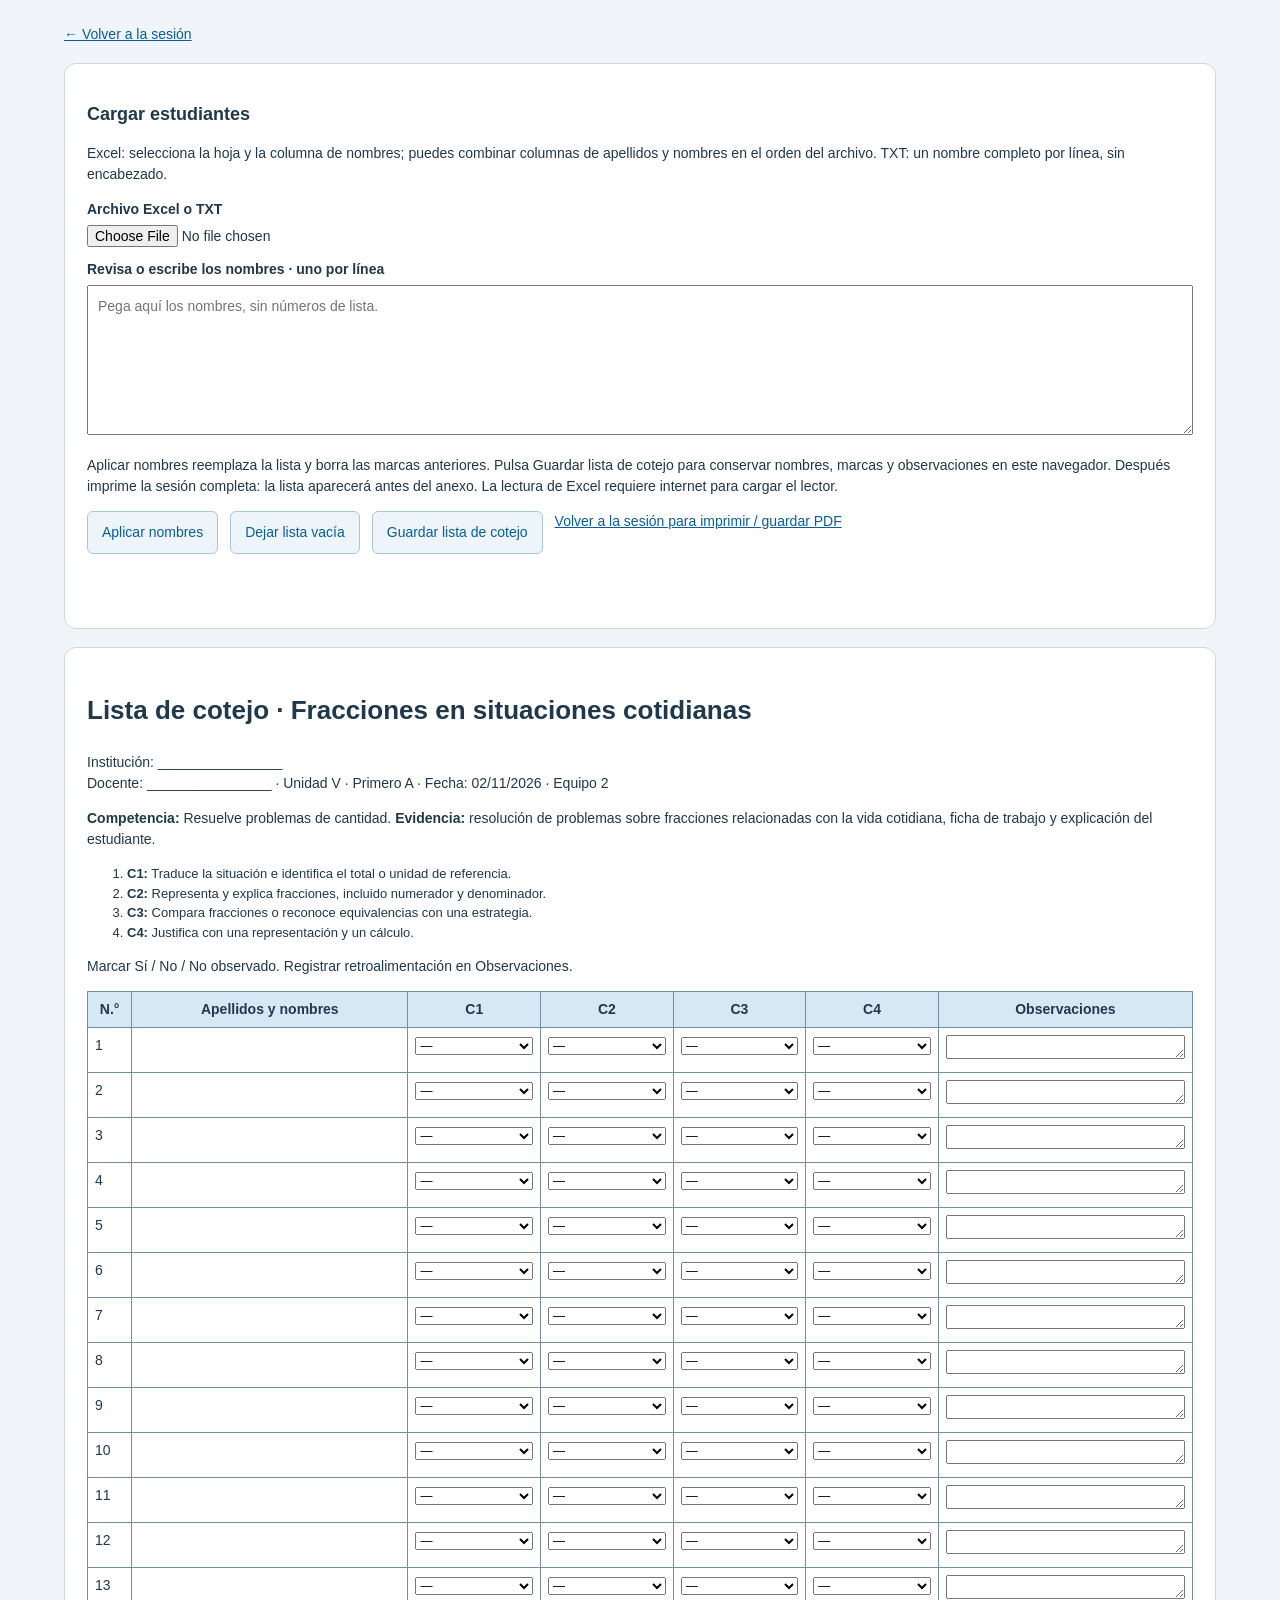
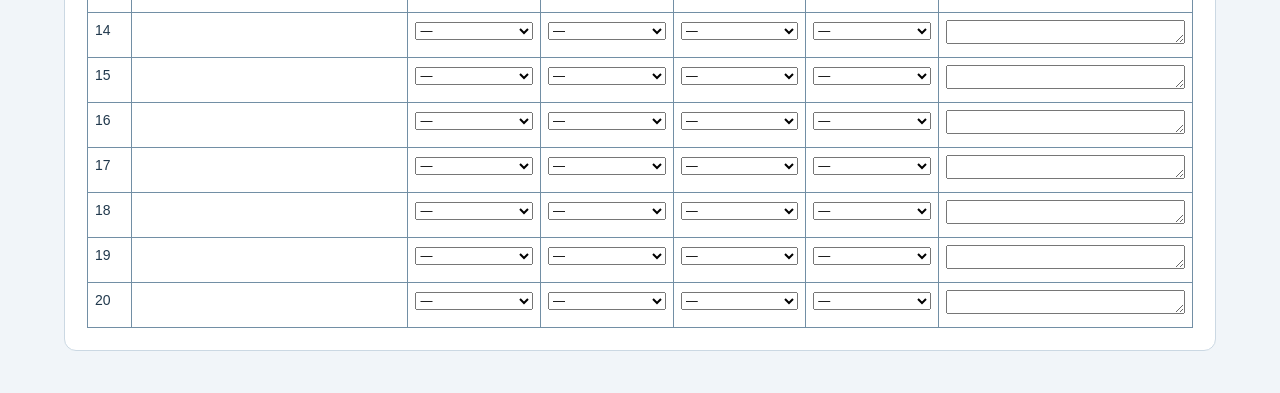
<file: lista-cotejo.html>
<!doctype html><html lang="es"><head><meta charset="utf-8"><meta name="viewport" content="width=device-width,initial-scale=1"><title>Lista de cotejo · Fracciones en situaciones cotidianas</title>
<style>
*{box-sizing:border-box}body{margin:0;background:#f1f5f9;color:#20384c;font:14px/1.5 Arial,sans-serif}main{max-width:1200px;margin:auto;padding:24px}h1{font-size:26px}h2{font-size:18px}.panel,.paper{background:white;border:1px solid #cbd8e3;border-radius:12px;padding:22px;margin:18px 0}.toolbar{display:flex;gap:12px;flex-wrap:wrap}button,a{color:#075e9c}button{cursor:pointer;background:#edf5fb;border:1px solid #a9c6db;border-radius:6px;padding:10px 14px;font:inherit}input,textarea,select{font:inherit;max-width:100%}label{display:block;margin:12px 0 5px;font-weight:bold}#names{width:100%;min-height:150px;padding:10px}#columns{width:100%;min-height:90px}#sheet{padding:8px}#status{min-height:24px;color:#155c46}.table-scroll{overflow-x:auto}table{border-collapse:collapse;width:100%;min-width:900px;table-layout:fixed}th,td{border:1px solid #728fa5;padding:7px;vertical-align:top;overflow-wrap:anywhere}th{background:#d7e8f5}th:nth-child(1){width:4%}th:nth-child(2){width:25%}th:last-child{width:23%}td select,td textarea{width:100%;font-size:12px}td textarea{resize:vertical}.print-value{display:none}.criteria{font-size:13px}a:focus-visible,button:focus-visible,input:focus-visible,select:focus-visible,textarea:focus-visible{outline:3px solid #e2a329;outline-offset:2px}
@media print{@page{size:A4 portrait;margin:12mm}body{background:white;color:black}main{padding:0;max-width:none}.panel,.toolbar,.back{display:none}.paper{border:0;padding:0;margin:0}.table-scroll{overflow:visible}table{min-width:0;font-size:9pt}td{height:9mm}td select,td textarea{display:none}.print-value{display:block;white-space:pre-wrap}thead{display:table-header-group}tr{break-inside:avoid}h1{font-size:16pt}.criteria{font-size:9pt}th{print-color-adjust:exact;-webkit-print-color-adjust:exact}}
</style></head><body><main>
<a class="back" href="index.html#lista-cotejo">← Volver a la sesión</a>
<div class="panel"><h2>Cargar estudiantes</h2><p>Excel: selecciona la hoja y la columna de nombres; puedes combinar columnas de apellidos y nombres en el orden del archivo. TXT: un nombre completo por línea, sin encabezado.</p>
<label for="file">Archivo Excel o TXT</label><input id="file" type="file" accept=".xlsx,.xls,.txt">
<div id="excel-options" hidden><label for="sheet">Hoja</label><select id="sheet"></select><label for="columns">Columnas de nombres (Ctrl o Cmd para elegir varias)</label><select id="columns" multiple></select><label><input id="header" type="checkbox" checked> La primera fila contiene encabezados</label><button id="read-columns" type="button">Leer columnas</button></div>
<label for="names">Revisa o escribe los nombres · uno por línea</label><textarea id="names" placeholder="Pega aquí los nombres, sin números de lista."></textarea>
<p>Aplicar nombres reemplaza la lista y borra las marcas anteriores. Pulsa Guardar lista de cotejo para conservar nombres, marcas y observaciones en este navegador. Después imprime la sesión completa: la lista aparecerá antes del anexo. La lectura de Excel requiere internet para cargar el lector.</p>
<div class="toolbar"><button id="apply" type="button">Aplicar nombres</button><button id="clear" type="button">Dejar lista vacía</button><button id="save-roster" type="button">Guardar lista de cotejo</button><a href="index.html">Volver a la sesión para imprimir / guardar PDF</a></div><p id="status" role="status" aria-live="polite"></p></div>
<section class="paper"><h1>Lista de cotejo · Fracciones en situaciones cotidianas</h1><p>Institución: <span id="meta-institucion">________________</span><br>Docente: <span id="meta-docente">________________</span> · Unidad <span id="meta-unidad">V</span> · Primero <span id="meta-seccion">A</span> · Fecha: <span id="meta-fecha">02 / 11 / 2026</span> · Equipo <span id="meta-equipo">2</span></p>
<p><strong>Competencia:</strong> Resuelve problemas de cantidad. <strong>Evidencia:</strong> resolución de problemas sobre fracciones relacionadas con la vida cotidiana, ficha de trabajo y explicación del estudiante.</p>
<ol class="criteria"><li><strong>C1:</strong> Traduce la situación e identifica el total o unidad de referencia.</li><li><strong>C2:</strong> Representa y explica fracciones, incluido numerador y denominador.</li><li><strong>C3:</strong> Compara fracciones o reconoce equivalencias con una estrategia.</li><li><strong>C4:</strong> Justifica con una representación y un cálculo.</li></ol>
<p>Marcar Sí / No / No observado. Registrar retroalimentación en Observaciones.</p>
<div class="table-scroll"><table><thead><tr><th>N.°</th><th>Apellidos y nombres</th><th>C1</th><th>C2</th><th>C3</th><th>C4</th><th>Observaciones</th></tr></thead><tbody id="roster-body"></tbody></table></div></section>
</main><script>"use strict";
/* 01. Criterios de la sesión y nombres temporales; no se envían a un servidor. */
const criteria = ["Traduce la situación e identifica el total o unidad de referencia.", "Representa y explica fracciones, incluido numerador y denominador.", "Compara fracciones o reconoce equivalencias con una estrategia.", "Justifica con una representación y un cálculo."];
const $ = id => document.getElementById(id);
let workbook = null;
let libraryPromise;
function loadExcelLibrary() {
  if (window.XLSX) return Promise.resolve(window.XLSX);
  if (!libraryPromise) libraryPromise = new Promise((resolve, reject) => {
    const script = document.createElement("script");
    script.src = "https://cdn.sheetjs.com/xlsx-0.20.3/package/dist/xlsx.full.min.js";
    script.onload = () => resolve(window.XLSX);
    script.onerror = () => { script.remove(); libraryPromise = null; reject(new Error("No se pudo cargar el lector Excel. Comprueba internet o usa TXT.")); };
    document.head.append(script);
  });
  return libraryPromise;
}
function cellText(cell) { return cell ? String(cell.w ?? cell.v ?? "").trim() : ""; }
function normalizedNames(text) { return text.replace(/^\uFEFF/, "").split(/\r?\n/).map(s => s.trim()).filter(Boolean); }
function setStatus(text) { $("status").textContent = text; }
/* 02. Excel: seleccionar hoja y columnas evita confundir nombres con códigos. */
function populateColumns() {
  const sheet = workbook.Sheets[$("sheet").value];
  if (!sheet["!ref"]) throw new Error("Esta hoja está vacía.");
  const range = XLSX.utils.decode_range(sheet["!ref"]);
  if (range.e.r > 10000 || range.e.c > 200) throw new Error("Usa una hoja con hasta 10 000 filas y 200 columnas.");
  $("columns").replaceChildren();
  for (let c = range.s.c; c <= range.e.c; c++) {
    const option = document.createElement("option");
    option.value = c;
    const letter = XLSX.utils.encode_col(c);
    option.textContent = letter + " · " + cellText(sheet[letter + (range.s.r + 1)]).slice(0,60);
    if (c === range.s.c) option.selected = true;
    $("columns").append(option);
  }
}
$("file").addEventListener("change", async () => {
  const file = $("file").files[0];
  if (!file) return;
  $("file").disabled = true;
  try {
    if (file.size > 5 * 1024 * 1024) throw new Error("El archivo supera 5 MB. Usa una lista más pequeña.");
    if (/\.txt$/i.test(file.name)) {
      $("names").value = (await file.text()).replace(/^\uFEFF/, "");
      $("excel-options").hidden = true;
      setStatus("TXT leído. Revisa los nombres y pulsa Aplicar nombres.");
    } else if (/\.(xlsx|xls)$/i.test(file.name)) {
      const library = await loadExcelLibrary();
      const nextWorkbook = library.read(await file.arrayBuffer(), {type:"array",sheetRows:10001});
      if (!nextWorkbook.SheetNames.length) throw new Error("El libro no contiene hojas.");
      workbook = nextWorkbook;
      $("sheet").replaceChildren();
      for (const name of workbook.SheetNames) {
        const option = document.createElement("option");
        option.value = name; option.textContent = name; $("sheet").append(option);
      }
      $("excel-options").hidden = false;
      populateColumns();
      setStatus("Selecciona hoja y columnas de nombres. Luego pulsa Leer columnas.");
    } else throw new Error("Selecciona un archivo .xlsx, .xls o .txt.");
  } catch (error) { setStatus(error.message || "No se pudo leer el archivo."); }
  finally { $("file").disabled = false; $("file").value = ""; }
});
$("sheet").addEventListener("change", () => { try { populateColumns(); } catch(e) { setStatus(e.message); } });
$("read-columns").addEventListener("click", () => {
  try {
    const sheet = workbook.Sheets[$("sheet").value];
    const range = XLSX.utils.decode_range(sheet["!ref"]);
    const columns = [...$("columns").selectedOptions].map(o => Number(o.value));
    if (!columns.length) throw new Error("Selecciona al menos una columna.");
    const names = [];
    for (let r = range.s.r + ($("header").checked ? 1 : 0); r <= range.e.r; r++) {
      const name = columns.map(c => cellText(sheet[XLSX.utils.encode_cell({r,c})])).filter(Boolean).join(" ");
      if (name) names.push(name);
    }
    $("names").value = names.join("\n");
    setStatus("Vista previa preparada. Corrige cualquier fila que no sea un estudiante y pulsa Aplicar nombres.");
  } catch(e) { setStatus(e.message || "No se pudo preparar la lista."); }
});
/* 03. Tabla editable; imprimir conserva marcas y observaciones. */
function renderRoster(names, savedRows = []) {
  const body = $("roster-body"); body.replaceChildren();
  const rows = names.length ? names : Array(20).fill("");
  rows.forEach((name,index) => {
    const tr = document.createElement("tr");
    const number = document.createElement("td"); number.textContent = index+1; tr.append(number);
    const student = document.createElement("td"); student.textContent = name; tr.append(student);
    criteria.forEach((criterion,c) => {
      const td = document.createElement("td");
      const select = document.createElement("select");
      select.setAttribute("aria-label", "Estudiante " + (index+1) + ", criterio " + (c+1));
      for (const value of ["", "Sí", "No", "No observado"]) {
        const option = document.createElement("option"); option.value = value; option.textContent = value || "—"; select.append(option);
      }
      const print = document.createElement("span"); print.className = "print-value";
      select.value = ["", "Sí", "No", "No observado"].includes(savedRows[index]?.marks?.[c]) ? savedRows[index].marks[c] : "";
      print.textContent = select.value;
      select.addEventListener("change", () => { print.textContent = select.value; });
      td.append(select,print); tr.append(td);
    });
    const td = document.createElement("td");
    const input = document.createElement("textarea"); input.rows = 1; input.maxLength = 250;
    input.setAttribute("aria-label","Observaciones del estudiante " + (index+1));
    const print = document.createElement("span"); print.className = "print-value";
    input.value = typeof savedRows[index]?.notes === "string" ? savedRows[index].notes.slice(0,250) : "";
    print.textContent = input.value;
    input.addEventListener("input", () => { print.textContent = input.value; });
    td.append(input,print); tr.append(td); body.append(tr);
  });
}
$("apply").addEventListener("click", () => {
  const names = normalizedNames($("names").value);
  if (names.length > 200 || names.some(n => n.length > 180)) return setStatus("Máximo 200 estudiantes y 180 caracteres por nombre.");
  renderRoster(names);
  setStatus(names.length ? names.length + " estudiantes cargados. Las casillas siguen sin evaluar." : "Lista vacía: 20 filas para completar a mano.");
});
$("clear").addEventListener("click", () => { $("names").value = ""; renderRoster([]); setStatus("Lista restablecida sin nombres ni marcas."); });
/* 04. Guardado compartido con la impresión de la sesión. */
$("save-roster").addEventListener("click", () => {
  const rows = [...$("roster-body").rows].map(row => ({
    name: row.cells[1].textContent,
    marks: [...row.querySelectorAll("select")].map(select => select.value),
    notes: row.querySelector("textarea").value
  }));
  try {
    localStorage.setItem("sesion-fracciones-cotejo-v2", JSON.stringify({version:1,rows}));
    setStatus("Lista guardada con sus modificaciones. Vuelve a la sesión y pulsa Imprimir / Guardar PDF.");
  } catch { setStatus("No se pudo guardar en este navegador. No cierres esta página; permite el almacenamiento local e inténtalo otra vez."); }
});
const sessionDefaults = { institucion:"", docente:"", unidad:"V", seccion:"A", fecha:"2026-11-02", equipo:"2" };
try {
  const data = { ...sessionDefaults, ...JSON.parse(localStorage.getItem("sesion-fracciones-datos-v2") || "{}") };
  for (const key of ["institucion","docente","unidad","seccion","fecha","equipo"]) {
    let value = typeof data?.[key] === "string" ? data[key].trim() : "";
    if (key === "fecha" && /^\d{4}-\d{2}-\d{2}$/.test(value)) value = value.split("-").reverse().join("/");
    $("meta-"+key).textContent = value || (key === "institucion" || key === "docente" ? "________________" : sessionDefaults[key]);
  }
} catch { /* Se conservan los datos predeterminados de la sesión. */ }
try {
  const saved = JSON.parse(localStorage.getItem("sesion-fracciones-cotejo-v2") || "null");
  if (saved && Array.isArray(saved.rows) && saved.rows.length <= 200) {
    const rows = saved.rows.filter(row => row && typeof row.name === "string");
    renderRoster(rows.map(row => row.name.slice(0,180)), rows);
    $("names").value = rows.map(row => row.name).filter(Boolean).join("\n");
    setStatus("Lista guardada recuperada.");
  } else renderRoster([]);
} catch { renderRoster([]); }
</script></body></html>
</file>
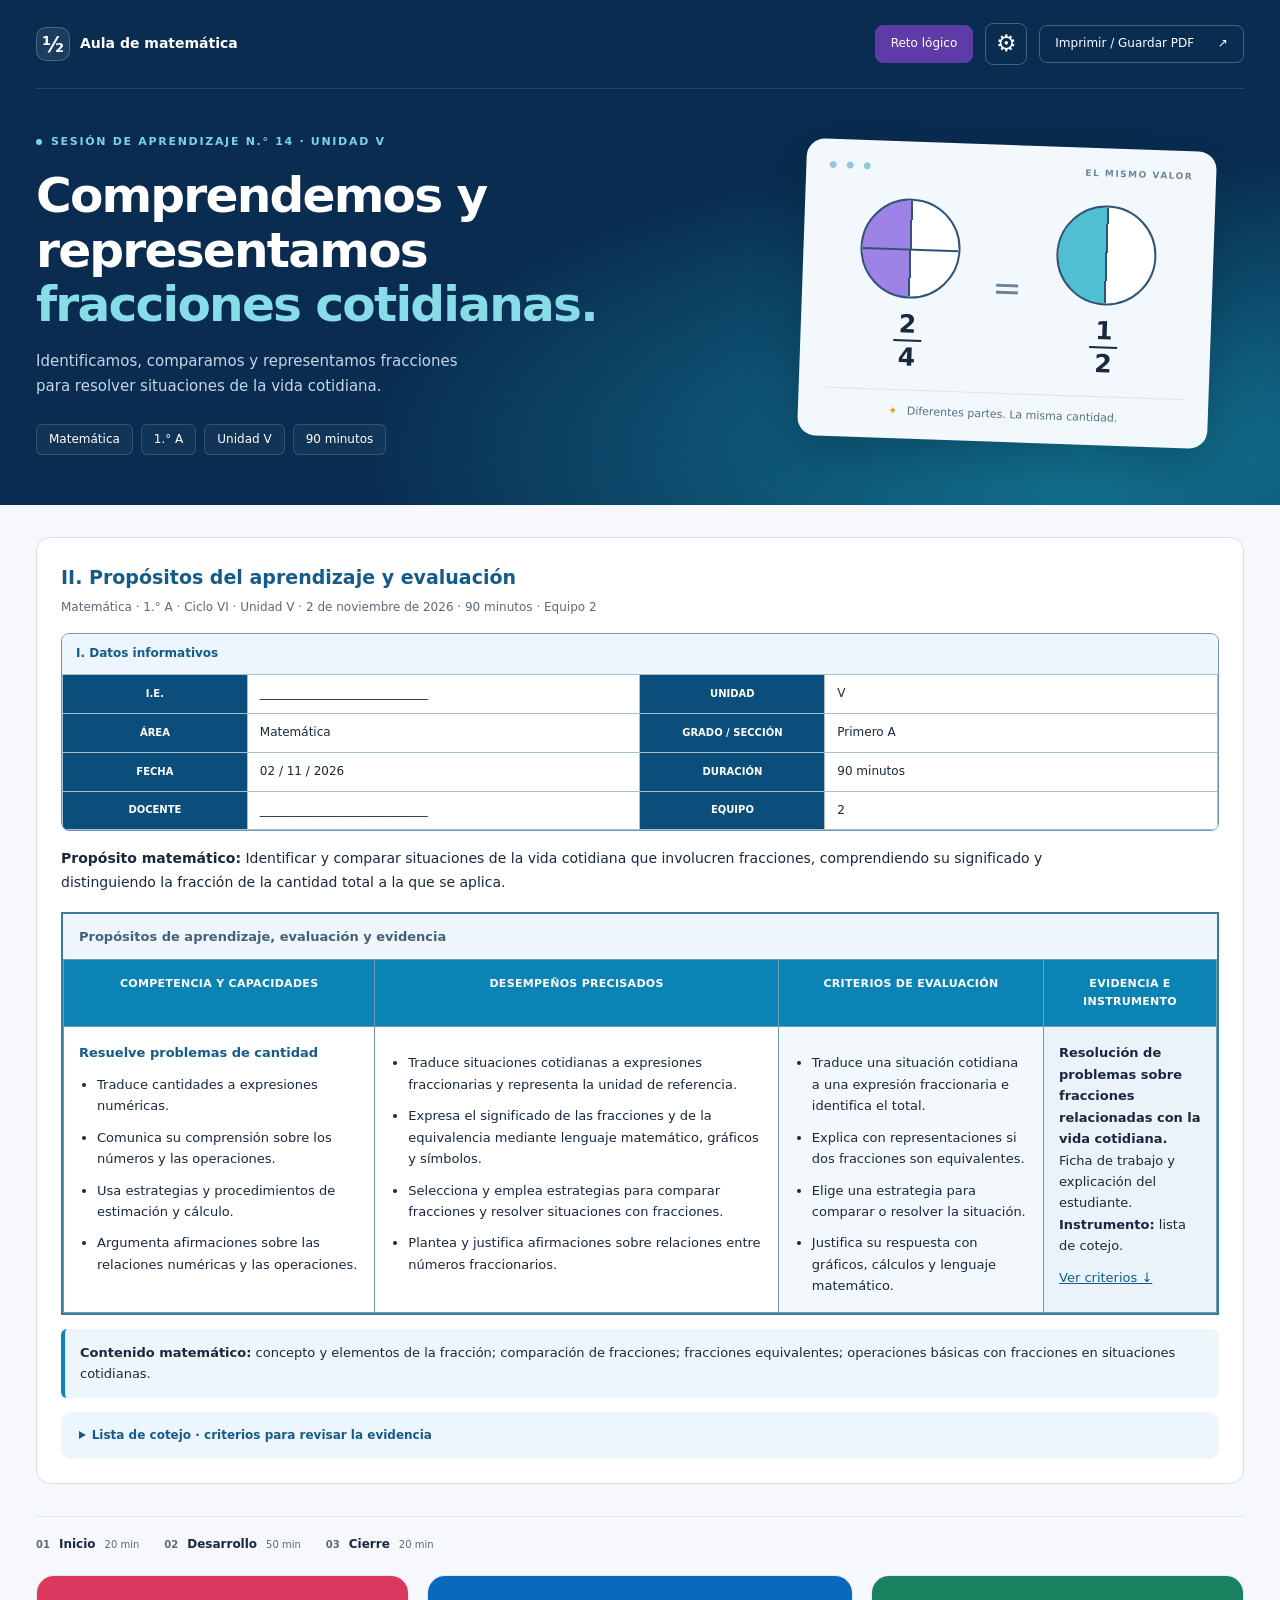
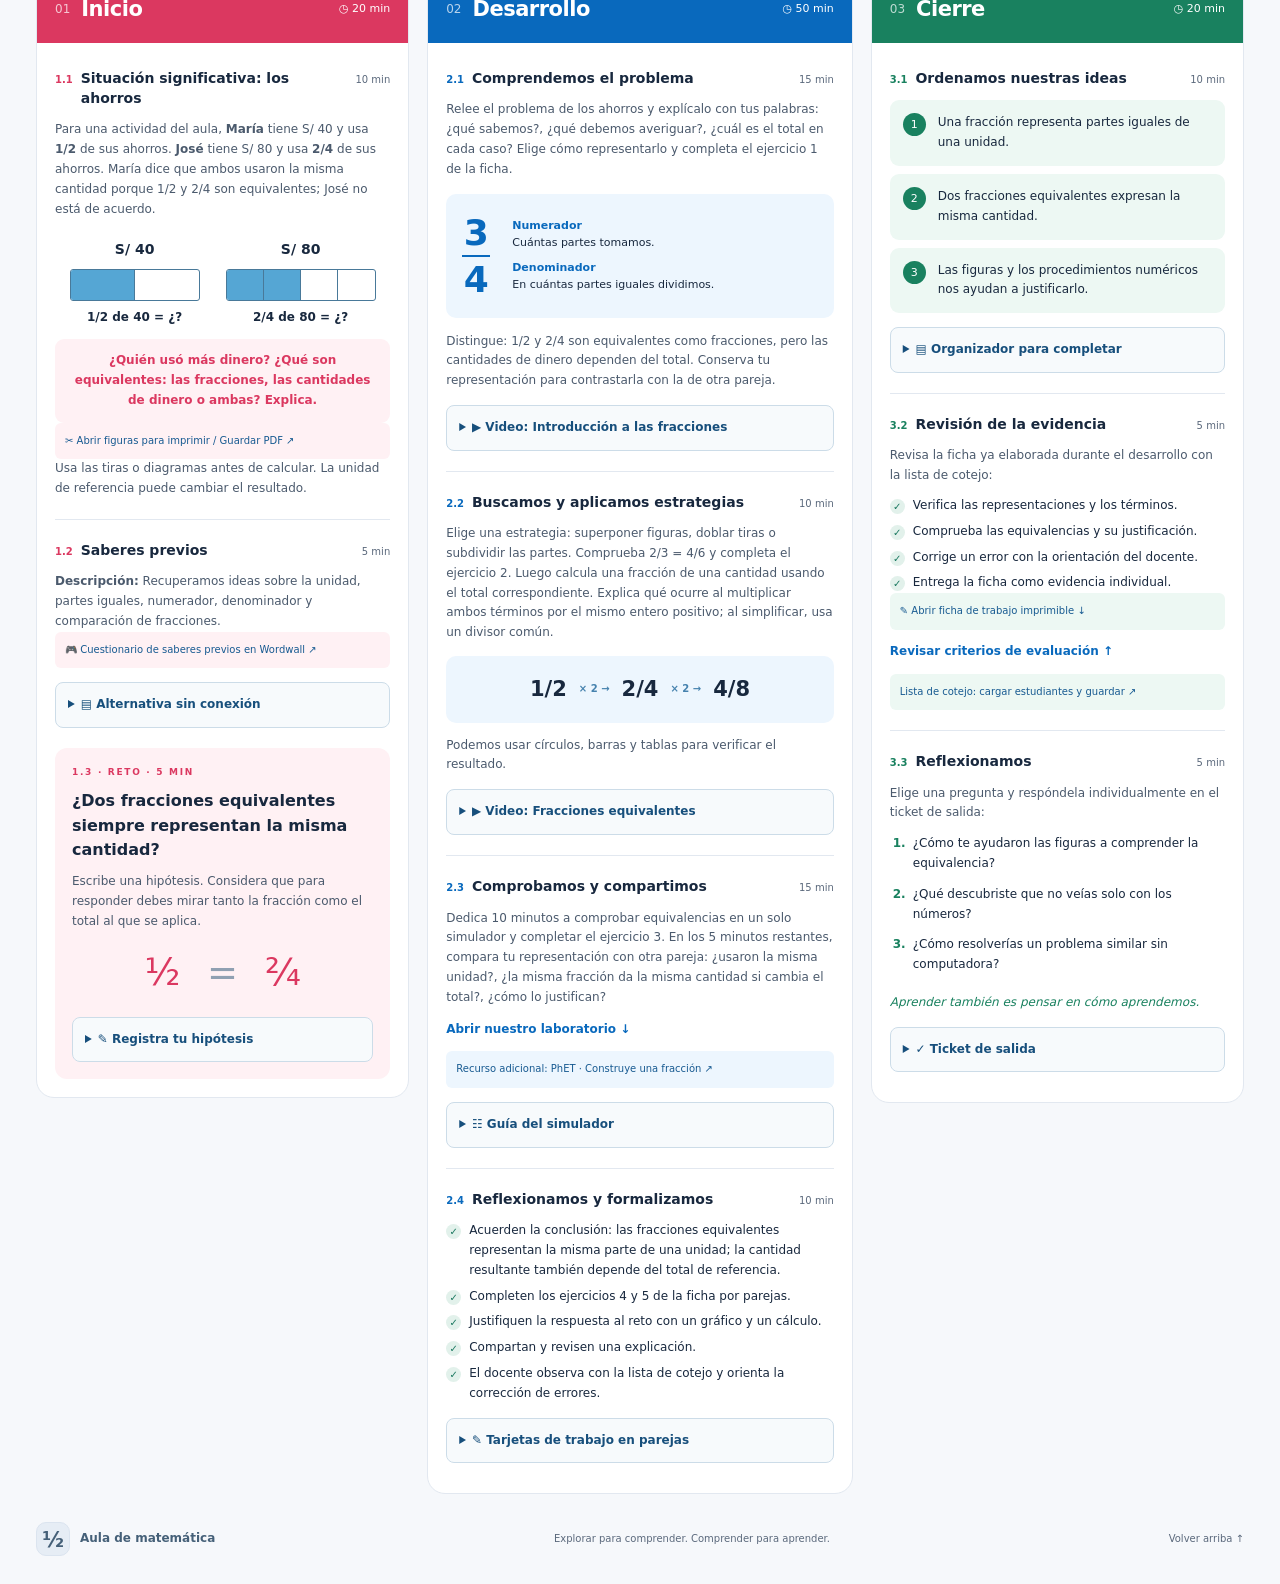
<file: sesion-fracciones.html>
<!DOCTYPE html>
<html lang="es">
<head>
  <meta charset="UTF-8">
  <meta name="viewport" content="width=device-width, initial-scale=1.0">
  <meta name="description" content="Sesión de aprendizaje de Matemática sobre fracciones en situaciones cotidianas.">
  <title>Sesión de fracciones | Mente Matemática</title>
  <link rel="stylesheet" href="fracciones.css?v=1">
  <script src="fracciones.js?v=1" defer></script>
</head>
<body>
<a class="skip-link" href="#contenido">Saltar al contenido</a>
<!-- 01 · CABECERA: cambia aquí el título y los datos de la sesión. -->
<header class="hero">
  <nav class="topbar wrap" aria-label="Navegación principal">
    <a class="brand" href="#"><span class="brand-icon" aria-hidden="true">½</span> Aula de matemática</a>
    <button class="print-button reto-button" id="reto-logico" type="button" aria-haspopup="dialog">Reto lógico</button>
    <button class="print-button" id="configurar-datos" type="button" aria-haspopup="dialog" aria-label="Configurar datos de la sesión" title="Configurar datos"><span aria-hidden="true">⚙</span></button>
    <button class="print-button" id="imprimir" type="button">Imprimir / Guardar PDF <span aria-hidden="true">↗</span></button>
  </nav>
  <div class="hero-body wrap">
    <div class="hero-copy">
      <p class="eyebrow"><span></span> SESIÓN DE APRENDIZAJE N.° 14 · UNIDAD V</p>
      <h1>Comprendemos y representamos <em>fracciones cotidianas.</em></h1>
      <p class="hero-description">Identificamos, comparamos y representamos fracciones<br>para resolver situaciones de la vida cotidiana.</p>
      <div class="metadata" aria-label="Datos de la sesión">
        <span>Matemática</span><span>1.° A</span><span>Unidad V</span><span>90 minutos</span>
      </div>
    </div>
    <div class="hero-visual" aria-label="Dos cuartos equivalen a un medio">
      <div class="visual-top"><span class="window-dots" aria-hidden="true">● ● ●</span><span>EL MISMO VALOR</span></div>
      <div class="visual-equation">
        <div><div class="circle circle-quarter"></div><span class="fraction"><b>2</b><b>4</b></span></div>
        <span class="equal">=</span>
        <div><div class="circle circle-half"></div><span class="fraction"><b>1</b><b>2</b></span></div>
      </div>
      <p><span aria-hidden="true">✦</span> Diferentes partes. La misma cantidad.</p>
    </div>
  </div>
</header>
<main class="wrap" id="contenido">
  <!-- 02 · PROPÓSITO DE APRENDIZAJE
       Referencia: MINEDU, Programa curricular de Educación Secundaria,
       Matemática, competencia Resuelve problemas de cantidad, ciclo VI.
       Los desempeños se contextualizan a esta sesión; no son citas literales.
       Al cambiar de grado, revisar nuevamente los desempeños oficiales. -->
  <!-- 02 · DATOS Y PROPÓSITOS · adaptado a la sesión 14, Unidad V. -->
  <section class="curriculum" id="proposito" aria-labelledby="proposito-titulo">
    <h2 id="proposito-titulo">II. Propósitos del aprendizaje y evaluación</h2>
    <p class="curriculum-meta">Matemática · 1.° A · Ciclo VI · Unidad V · 2 de noviembre de 2026 · 90 minutos · Equipo 2</p>
    <div class="session-data-scroll" role="region" aria-label="Datos informativos de la sesión" tabindex="0">
      <table class="session-data-table">
        <caption>I. Datos informativos</caption>
        <tbody>
          <tr><th>I.E.</th><td data-session-field="institucion">____________________________</td><th>Unidad</th><td data-session-field="unidad">V</td></tr>
          <tr><th>Área</th><td>Matemática</td><th>Grado / sección</th><td>Primero <span data-session-field="seccion">A</span></td></tr>
          <tr><th>Fecha</th><td data-session-field="fecha">02 / 11 / 2026</td><th>Duración</th><td>90 minutos</td></tr>
          <tr><th>Docente</th><td data-session-field="docente">____________________________</td><th>Equipo</th><td data-session-field="equipo">2</td></tr>
        </tbody>
      </table>
    </div>
    <p class="curriculum-intro"><strong>Propósito matemático:</strong> Identificar y comparar situaciones de la vida cotidiana que involucren fracciones, comprendiendo su significado y distinguiendo la fracción de la cantidad total a la que se aplica.</p>
    <div class="curriculum-scroll" role="region" aria-label="Tabla de propósito de aprendizaje; desplázate horizontalmente en pantallas pequeñas" tabindex="0">
      <table class="curriculum-table">
        <caption>Propósitos de aprendizaje, evaluación y evidencia</caption>
        <thead>
          <tr><th scope="col">Competencia y capacidades</th><th scope="col">Desempeños precisados</th><th scope="col">Criterios de evaluación</th><th scope="col">Evidencia e instrumento</th></tr>
        </thead>
        <tbody>
          <tr>
            <td><strong>Resuelve problemas de cantidad</strong><ul><li>Traduce cantidades a expresiones numéricas.</li><li>Comunica su comprensión sobre los números y las operaciones.</li><li>Usa estrategias y procedimientos de estimación y cálculo.</li><li>Argumenta afirmaciones sobre las relaciones numéricas y las operaciones.</li></ul></td>
            <td><ul><li>Traduce situaciones cotidianas a expresiones fraccionarias y representa la unidad de referencia.</li><li>Expresa el significado de las fracciones y de la equivalencia mediante lenguaje matemático, gráficos y símbolos.</li><li>Selecciona y emplea estrategias para comparar fracciones y resolver situaciones con fracciones.</li><li>Plantea y justifica afirmaciones sobre relaciones entre números fraccionarios.</li></ul></td>
            <td><ul><li>Traduce una situación cotidiana a una expresión fraccionaria e identifica el total.</li><li>Explica con representaciones si dos fracciones son equivalentes.</li><li>Elige una estrategia para comparar o resolver la situación.</li><li>Justifica su respuesta con gráficos, cálculos y lenguaje matemático.</li></ul></td>
            <td><p><strong>Resolución de problemas sobre fracciones relacionadas con la vida cotidiana.</strong></p><p>Ficha de trabajo y explicación del estudiante.</p><p><strong>Instrumento:</strong> lista de cotejo.</p><a href="#lista-cotejo">Ver criterios ↓</a></td>
          </tr>
        </tbody>
      </table>
    </div>
    <div class="content-math"><strong>Contenido matemático:</strong> concepto y elementos de la fracción; comparación de fracciones; fracciones equivalentes; operaciones básicas con fracciones en situaciones cotidianas.</div>
    <details class="assessment" id="lista-cotejo">
      <summary>Lista de cotejo · criterios para revisar la evidencia</summary>
      <a class="text-link" href="lista-cotejo.html" target="_blank" rel="noopener noreferrer">Abrir lista de cotejo · Cargar Excel/TXT · Guardar ↗</a>
      <p>Registrar por estudiante: Sí / No / No observado y observaciones de retroalimentación.</p>
      <ul><li>Traduce la situación y reconoce el total o unidad de referencia.</li><li>Representa y explica fracciones, incluido numerador y denominador.</li><li>Compara fracciones o reconoce equivalencias mediante una estrategia pertinente.</li><li>Justifica su respuesta con una representación y un cálculo.</li></ul>
    </details>
  </section>
  <nav class="lesson-nav" aria-label="Momentos de la sesión"><a href="#inicio"><span>01</span> Inicio <small>20 min</small></a><a href="#desarrollo"><span>02</span> Desarrollo <small>50 min</small></a><a href="#cierre"><span>03</span> Cierre <small>20 min</small></a></nav>
  <!-- 03 · MOMENTOS: tres columnas en escritorio y una columna en móvil. -->
  <div class="lesson-grid">
    <section class="phase phase-start" id="inicio" aria-labelledby="titulo-inicio">
      <header class="phase-header"><div><span class="phase-number">01</span><h2 id="titulo-inicio">Inicio</h2></div><span>◷ 20 min</span></header>
      <div class="phase-content">
        <article class="activity"><div class="activity-heading"><span>1.1</span><h3>Situación significativa: los ahorros</h3><small>10 min</small></div>
          <p>Para una actividad del aula, <strong>María</strong> tiene S/ 40 y usa <strong>1/2</strong> de sus ahorros. <strong>José</strong> tiene S/ 80 y usa <strong>2/4</strong> de sus ahorros. María dice que ambos usaron la misma cantidad porque 1/2 y 2/4 son equivalentes; José no está de acuerdo.</p>
          <div class="money-comparison" aria-label="Comparación entre un medio de cuarenta soles y dos cuartos de ochenta soles"><div><strong>S/ 40</strong><div class="fraction-bar"><i class="filled"></i><i></i></div><span>1/2 de 40 = ¿?</span></div><div><strong>S/ 80</strong><div class="fraction-bar four-parts"><i class="filled"></i><i class="filled"></i><i></i><i></i></div><span>2/4 de 80 = ¿?</span></div></div>
          <p class="question">¿Quién usó más dinero? ¿Qué son equivalentes: las fracciones, las cantidades de dinero o ambas? Explica.</p>
          <a class="resource-link" href="figuras-imprimibles.html" target="_blank" rel="noopener noreferrer">✂ Abrir figuras para imprimir / Guardar PDF ↗</a>
          <p class="muted">Usa las tiras o diagramas antes de calcular. La unidad de referencia puede cambiar el resultado.</p>
        </article>
        <article class="activity" id="saberes-previos"><div class="activity-heading"><span>1.2</span><h3>Saberes previos</h3><small>5 min</small></div>
          <p><strong>Descripción:</strong> Recuperamos ideas sobre la unidad, partes iguales, numerador, denominador y comparación de fracciones.</p>
          <a class="resource-link" href="https://wordwall.net/es/resource/79321800/fracciones" target="_blank" rel="noopener noreferrer"><span aria-hidden="true">🎮</span> Cuestionario de saberes previos en Wordwall <span aria-hidden="true">↗</span></a>
          <details class="learning-resource"><summary>▤ Alternativa sin conexión</summary><div class="resource-body"><ol><li>¿Qué representa 1/2 de S/ 40?</li><li>¿Qué representa 2/4 de S/ 80?</li><li>¿Por qué no basta comparar solo 1/2 y 2/4 para decidir quién gastó más dinero?</li></ol></div></details>
        </article>
        <article class="activity challenge"><p class="eyebrow">1.3 · RETO · 5 MIN</p><h3>¿Dos fracciones equivalentes siempre representan la misma cantidad?</h3><p>Escribe una hipótesis. Considera que para responder debes mirar tanto la fracción como el total al que se aplica.</p><div class="challenge-equation" aria-label="Un medio y dos cuartos son fracciones equivalentes">½ <span>=</span> ²⁄₄</div><details class="learning-resource"><summary>✎ Registra tu hipótesis</summary><div class="resource-body"><p>Completa: «1/2 y 2/4 son equivalentes porque ______. Sin embargo, al aplicarlas a S/ 40 y S/ 80, las cantidades serán ______ porque ______».</p></div></details></article>
      </div>
    </section>
    <section class="phase phase-development" id="desarrollo" aria-labelledby="titulo-desarrollo">
      <header class="phase-header"><div><span class="phase-number">02</span><h2 id="titulo-desarrollo">Desarrollo</h2></div><span>◷ 50 min</span></header>
      <div class="phase-content">
        <article class="activity"><div class="activity-heading"><span>2.1</span><h3>Comprendemos el problema</h3><small>15 min</small></div>
          <p>Relee el problema de los ahorros y explícalo con tus palabras: ¿qué sabemos?, ¿qué debemos averiguar?, ¿cuál es el total en cada caso? Elige cómo representarlo y completa el ejercicio 1 de la ficha.</p>
          <div class="fraction-anatomy"><span class="fraction"><b>3</b><b>4</b></span><div><p><strong>Numerador</strong><br>Cuántas partes tomamos.</p><p><strong>Denominador</strong><br>En cuántas partes iguales dividimos.</p></div></div>
          <p>Distingue: 1/2 y 2/4 son equivalentes como fracciones, pero las cantidades de dinero dependen del total. Conserva tu representación para contrastarla con la de otra pareja.</p>
        <details class="learning-resource"><summary>▶ Video: Introducción a las fracciones</summary><div class="resource-body"><p>Si necesitas reforzar los términos, observa solo ese segmento del video (máximo 3 minutos de reproducción). Luego retoma las figuras y la ficha.</p><iframe class="lesson-video" src="https://www.youtube-nocookie.com/embed/4M7YZNTCWrY" title="Introducción a las fracciones" loading="lazy" allow="encrypted-media; picture-in-picture; fullscreen" referrerpolicy="strict-origin-when-cross-origin" allowfullscreen></iframe><a class="text-link" href="https://www.youtube.com/watch?v=4M7YZNTCWrY" target="_blank" rel="noopener noreferrer">Abrir video en YouTube ↗</a></div></details></article>
        <article class="activity"><div class="activity-heading"><span>2.2</span><h3>Buscamos y aplicamos estrategias</h3><small>10 min</small></div>
          <p>Elige una estrategia: superponer figuras, doblar tiras o subdividir las partes. Comprueba 2/3 = 4/6 y completa el ejercicio 2. Luego calcula una fracción de una cantidad usando el total correspondiente. Explica qué ocurre al multiplicar ambos términos por el mismo entero positivo; al simplificar, usa un divisor común.</p>
          <div class="formula" aria-label="Un medio equivale a dos cuartos y a cuatro octavos"><span>1/2</span><b>× 2 →</b><span>2/4</span><b>× 2 →</b><span>4/8</span></div>
          <p class="muted">Podemos usar círculos, barras y tablas para verificar el resultado.</p>
        <details class="learning-resource"><summary>▶ Video: Fracciones equivalentes</summary><div class="resource-body"><p>Observa un ejemplo y pausa. Construye 2/3 = 4/6 con dos barras iguales. Usa como máximo 3 minutos de reproducción dentro de los 10 minutos de la actividad; prioriza resolver y explicar.</p><iframe class="lesson-video" src="https://www.youtube-nocookie.com/embed/osePKL39EBo" title="Fracciones equivalentes" loading="lazy" allow="encrypted-media; picture-in-picture; fullscreen" referrerpolicy="strict-origin-when-cross-origin" allowfullscreen></iframe><a class="text-link" href="https://www.youtube.com/watch?v=osePKL39EBo" target="_blank" rel="noopener noreferrer">Abrir video en YouTube ↗</a></div></details></article>
        <article class="activity"><div class="activity-heading"><span>2.3</span><h3>Comprobamos y compartimos</h3><small>15 min</small></div>
          <p>Dedica 10 minutos a comprobar equivalencias en un solo simulador y completar el ejercicio 3. En los 5 minutos restantes, compara tu representación con otra pareja: ¿usaron la misma unidad?, ¿la misma fracción da la misma cantidad si cambia el total?, ¿cómo lo justifican?</p>
          <a class="text-link" href="#laboratorio" data-open-resource="laboratorio-dialog" aria-haspopup="dialog">Abrir nuestro laboratorio <span aria-hidden="true">↓</span></a>
          <a class="resource-link" href="https://phet.colorado.edu/es/simulations/build-a-fraction" target="_blank" rel="noopener noreferrer">Recurso adicional: PhET · Construye una fracción ↗</a>
        <details class="learning-resource"><summary>☷ Guía del simulador</summary><div class="resource-body"><ol><li>Representa 1/2 y 2/4. Compara las áreas.</li><li>Cambia a 2/3 y 4/6.</li><li>Prueba 1/2 y 3/4. Explica por qué no son equivalentes.</li><li>Encuentra otra pareja equivalente y regístrala en la ficha.</li></ol><p>Usa el laboratorio de esta página o el recurso PhET. La conexión es necesaria para abrir los recursos externos.</p><a class="text-link" href="#laboratorio" data-open-resource="laboratorio-dialog" aria-haspopup="dialog">Ir al laboratorio ↓</a></div></details></article>
        <article class="activity"><div class="activity-heading"><span>2.4</span><h3>Reflexionamos y formalizamos</h3><small>10 min</small></div><ul class="checklist"><li>Acuerden la conclusión: las fracciones equivalentes representan la misma parte de una unidad; la cantidad resultante también depende del total de referencia.</li><li>Completen los ejercicios 4 y 5 de la ficha por parejas.</li><li>Justifiquen la respuesta al reto con un gráfico y un cálculo.</li><li>Compartan y revisen una explicación.</li><li>El docente observa con la lista de cotejo y orienta la corrección de errores.</li></ul><details class="learning-resource"><summary>✎ Tarjetas de trabajo en parejas</summary><div class="resource-body"><p>Si terminan la ficha, elijan una tarjeta de ampliación. Una persona explica y la otra comprueba; luego intercambian roles.</p><ol><li>Nuevo problema: Ana tiene S/ 50 y usa 2/5; Luis tiene S/ 50 y usa 4/10. ¿Quién usa más? Luego cambia uno de los totales y explica qué sucede.</li><li>Comprueben: ¿2/4 y 3/6 son equivalentes?</li><li>Refuten con un dibujo: «Si sumo 1 a ambos términos, siempre obtengo una fracción equivalente».</li></ol><a class="text-link" href="#ficha-trabajo" data-open-resource="ficha-trabajo-dialog" aria-haspopup="dialog">Abrir ficha de trabajo ↓</a></div></details></article>
      </div>
    </section>
    <section class="phase phase-end" id="cierre" aria-labelledby="titulo-cierre">
      <header class="phase-header"><div><span class="phase-number">03</span><h2 id="titulo-cierre">Cierre</h2></div><span>◷ 20 min</span></header>
      <div class="phase-content">
        <article class="activity"><div class="activity-heading"><span>3.1</span><h3>Ordenamos nuestras ideas</h3><small>10 min</small></div><ol class="takeaways"><li>Una fracción representa partes iguales de una unidad.</li><li>Dos fracciones equivalentes expresan la misma cantidad.</li><li>Las figuras y los procedimientos numéricos nos ayudan a justificarlo.</li></ol><details class="learning-resource"><summary>▤ Organizador para completar</summary><div class="resource-body"><p>Copia este esquema y añade un ejemplo en cada línea:</p><ul><li><strong>Fracción:</strong> partes de una unidad → ejemplo: ____.</li><li><strong>Numerador:</strong> partes tomadas → ____.</li><li><strong>Denominador:</strong> partes iguales totales → ____.</li><li><strong>Equivalencia:</strong> misma cantidad → ____ = ____.</li></ul></div></details></article>
        <article class="activity"><div class="activity-heading"><span>3.2</span><h3>Revisión de la evidencia</h3><small>5 min</small></div><p>Revisa la ficha ya elaborada durante el desarrollo con la lista de cotejo:</p><ul class="checklist"><li>Verifica las representaciones y los términos.</li><li>Comprueba las equivalencias y su justificación.</li><li>Corrige un error con la orientación del docente.</li><li>Entrega la ficha como evidencia individual.</li></ul><a class="resource-link" href="#ficha-trabajo" data-open-resource="ficha-trabajo-dialog" aria-haspopup="dialog">✎ Abrir ficha de trabajo imprimible ↓</a><a class="text-link" href="#lista-cotejo">Revisar criterios de evaluación ↑</a><a class="resource-link" href="lista-cotejo.html" target="_blank" rel="noopener noreferrer">Lista de cotejo: cargar estudiantes y guardar ↗</a></article>
        <article class="activity reflection"><div class="activity-heading"><span>3.3</span><h3>Reflexionamos</h3><small>5 min</small></div><p>Elige una pregunta y respóndela individualmente en el ticket de salida:</p><ol><li>¿Cómo te ayudaron las figuras a comprender la equivalencia?</li><li>¿Qué descubriste que no veías solo con los números?</li><li>¿Cómo resolverías un problema similar sin computadora?</li></ol><p class="reflection-note">Aprender también es pensar en cómo aprendemos.</p><details class="learning-resource"><summary>✓ Ticket de salida</summary><div class="resource-body"><p>Escribe tu respuesta a la pregunta elegida y una duda que todavía necesitas resolver.</p><p>Compara tu conclusión con la hipótesis del reto inicial.</p></div></details></article>
      </div>
    </section>
  </div>
  <!-- 04 · LABORATORIO: los IDs de los controles se conectan con app.js. -->
  <!-- Recurso oculto: se abre desde las actividades. -->
<dialog class="resource-dialog" id="laboratorio-dialog" aria-labelledby="lab-title">
<div class="resource-dialog-actions"><button type="button" data-close-resource aria-label="Cerrar ventana">Cerrar ×</button></div>
<section class="lab" id="laboratorio" aria-labelledby="lab-title">
    <div class="lab-intro"><p class="eyebrow">PRUEBA · COMPARA · DESCUBRE</p><h2 id="lab-title">Tu laboratorio de fracciones</h2><p>Cambia los valores. ¿Puedes crear dos fracciones diferentes que ocupen el mismo espacio?</p><button id="reiniciar" class="reset-button" type="button">↺ Reiniciar ejemplo</button></div>
    <div class="lab-workspace">
      <div class="fraction-editors">
        <fieldset><legend>Fracción A</legend><div class="controls"><label>Numerador<select id="num-a"></select></label><label>Denominador<select id="den-a"></select></label></div><div class="interactive-bar" id="bar-a" role="img"></div><output id="value-a"></output></fieldset>
        <span class="compare-symbol" id="compare-symbol" aria-hidden="true">=</span>
        <fieldset><legend>Fracción B</legend><div class="controls"><label>Numerador<select id="num-b"></select></label><label>Denominador<select id="den-b"></select></label></div><div class="interactive-bar" id="bar-b" role="img"></div><output id="value-b"></output></fieldset>
      </div>
      <p id="resultado" class="result" role="status" aria-live="polite"></p>
      <noscript>Activa JavaScript para utilizar el simulador. Ejemplo: 1/2 y 2/4 representan la misma cantidad.</noscript>
    </div>
  </section>
</dialog>
<!-- 06 · MATERIAL IMPRIMIBLE: editar aquí ejercicios y espacios de respuesta. -->
<!-- Recurso oculto: se abre desde las actividades. -->
<dialog class="resource-dialog" id="ficha-trabajo-dialog" aria-labelledby="ficha-titulo">
<div class="resource-dialog-actions"><button type="button" data-print-session>Imprimir / Guardar PDF</button><button type="button" data-close-resource aria-label="Cerrar ventana">Cerrar ×</button></div>
<section class="worksheet" id="ficha-trabajo" aria-labelledby="ficha-titulo">
  <p class="eyebrow">MATERIAL DE TRABAJO · 1.° DE SECUNDARIA</p>
  <h2 id="ficha-titulo">Ficha: distintas fracciones, la misma cantidad</h2>
  <p>Resuelve en tu cuaderno o imprime la sesión con el botón superior. Completa los ejercicios durante el desarrollo y revísalos en el cierre.</p>
  <p class="student-line">Nombre: ____________________________ Fecha: ______________</p>
  <ol class="worksheet-exercises">
    <li><strong>Representa.</strong> Representa con barras los ahorros: 1/2 de S/ 40 y 2/4 de S/ 80. Indica el total, numerador y denominador.<div class="answer-space" aria-label="Espacio para dibujar"></div></li>
    <li><strong>Construye equivalencias.</strong> Colorea la misma cantidad en la segunda figura y completa.
<!-- Pares de barras del mismo tamaño; la segunda queda vacía para el estudiante. -->
<div class="equivalence-exercises"><div class="equivalence-exercise"><div class="visual-pair"><div><svg viewBox="0 0 122 26" role="img" aria-label="1 de 3 partes coloreadas"><rect x="1" y="1" width="40" height="24" fill="#8293a5" stroke="#24384b" stroke-width="1"/><rect x="41" y="1" width="40" height="24" fill="#fff" stroke="#24384b" stroke-width="1"/><rect x="81" y="1" width="40" height="24" fill="#fff" stroke="#24384b" stroke-width="1"/></svg><span class="fraction"><b>1</b><b>3</b></span></div><span class="visual-equals" aria-hidden="true">=</span><div><svg viewBox="0 0 122 26" role="img" aria-label="6 partes sin colorear"><rect x="1" y="1" width="20" height="24" fill="#fff" stroke="#24384b" stroke-width="1"/><rect x="21" y="1" width="20" height="24" fill="#fff" stroke="#24384b" stroke-width="1"/><rect x="41" y="1" width="20" height="24" fill="#fff" stroke="#24384b" stroke-width="1"/><rect x="61" y="1" width="20" height="24" fill="#fff" stroke="#24384b" stroke-width="1"/><rect x="81" y="1" width="20" height="24" fill="#fff" stroke="#24384b" stroke-width="1"/><rect x="101" y="1" width="20" height="24" fill="#fff" stroke="#24384b" stroke-width="1"/></svg><span class="fraction"><b>___</b><b>6</b></span></div></div><p>Multipliqué ambos términos por: ____</p></div><div class="equivalence-exercise"><div class="visual-pair"><div><svg viewBox="0 0 122 26" role="img" aria-label="2 de 5 partes coloreadas"><rect x="1" y="1" width="24" height="24" fill="#8293a5" stroke="#24384b" stroke-width="1"/><rect x="25" y="1" width="24" height="24" fill="#8293a5" stroke="#24384b" stroke-width="1"/><rect x="49" y="1" width="24" height="24" fill="#fff" stroke="#24384b" stroke-width="1"/><rect x="73" y="1" width="24" height="24" fill="#fff" stroke="#24384b" stroke-width="1"/><rect x="97" y="1" width="24" height="24" fill="#fff" stroke="#24384b" stroke-width="1"/></svg><span class="fraction"><b>2</b><b>5</b></span></div><span class="visual-equals" aria-hidden="true">=</span><div><svg viewBox="0 0 122 26" role="img" aria-label="10 partes sin colorear"><rect x="1" y="1" width="12" height="24" fill="#fff" stroke="#24384b" stroke-width="1"/><rect x="13" y="1" width="12" height="24" fill="#fff" stroke="#24384b" stroke-width="1"/><rect x="25" y="1" width="12" height="24" fill="#fff" stroke="#24384b" stroke-width="1"/><rect x="37" y="1" width="12" height="24" fill="#fff" stroke="#24384b" stroke-width="1"/><rect x="49" y="1" width="12" height="24" fill="#fff" stroke="#24384b" stroke-width="1"/><rect x="61" y="1" width="12" height="24" fill="#fff" stroke="#24384b" stroke-width="1"/><rect x="73" y="1" width="12" height="24" fill="#fff" stroke="#24384b" stroke-width="1"/><rect x="85" y="1" width="12" height="24" fill="#fff" stroke="#24384b" stroke-width="1"/><rect x="97" y="1" width="12" height="24" fill="#fff" stroke="#24384b" stroke-width="1"/><rect x="109" y="1" width="12" height="24" fill="#fff" stroke="#24384b" stroke-width="1"/></svg><span class="fraction"><b>___</b><b>10</b></span></div></div><p>Multipliqué ambos términos por: ____</p></div><div class="equivalence-exercise"><div class="visual-pair"><div><svg viewBox="0 0 122 26" role="img" aria-label="3 de 4 partes coloreadas"><rect x="1" y="1" width="30" height="24" fill="#8293a5" stroke="#24384b" stroke-width="1"/><rect x="31" y="1" width="30" height="24" fill="#8293a5" stroke="#24384b" stroke-width="1"/><rect x="61" y="1" width="30" height="24" fill="#8293a5" stroke="#24384b" stroke-width="1"/><rect x="91" y="1" width="30" height="24" fill="#fff" stroke="#24384b" stroke-width="1"/></svg><span class="fraction"><b>3</b><b>4</b></span></div><span class="visual-equals" aria-hidden="true">=</span><div><svg viewBox="0 0 122 26" role="img" aria-label="8 partes sin colorear"><rect x="1" y="1" width="15" height="24" fill="#fff" stroke="#24384b" stroke-width="1"/><rect x="16" y="1" width="15" height="24" fill="#fff" stroke="#24384b" stroke-width="1"/><rect x="31" y="1" width="15" height="24" fill="#fff" stroke="#24384b" stroke-width="1"/><rect x="46" y="1" width="15" height="24" fill="#fff" stroke="#24384b" stroke-width="1"/><rect x="61" y="1" width="15" height="24" fill="#fff" stroke="#24384b" stroke-width="1"/><rect x="76" y="1" width="15" height="24" fill="#fff" stroke="#24384b" stroke-width="1"/><rect x="91" y="1" width="15" height="24" fill="#fff" stroke="#24384b" stroke-width="1"/><rect x="106" y="1" width="15" height="24" fill="#fff" stroke="#24384b" stroke-width="1"/></svg><span class="fraction"><b>___</b><b>8</b></span></div></div><p>Multipliqué ambos términos por: ____</p></div></div></li>
    <li><strong>Experimenta.</strong> Registra dos parejas equivalentes del simulador y una pareja que no sea equivalente. Explica lo que observaste.<div class="answer-space"></div></li>
    <li><strong>Resuelve.</strong> En el problema de los ahorros, ¿quién usa más dinero? Justifica con una representación, un cálculo y una explicación sobre el total.<div class="answer-space"></div></li>
    <li><strong>Concluye.</strong> Explica la diferencia entre fracciones equivalentes y cantidades iguales en una situación cotidiana.<div class="answer-line"></div></li>
  </ol>
  <a class="text-link" href="#lista-cotejo">Revisar mi trabajo con la lista de cotejo ↑</a>
</section>
</dialog>
</main>
<!-- 05 · PIE DE PÁGINA -->
<footer class="wrap footer"><a class="brand" href="#"><span class="brand-icon" aria-hidden="true">½</span> Aula de matemática</a><p>Explorar para comprender. Comprender para aprender.</p><a href="#contenido">Volver arriba ↑</a></footer>

<!-- 07. DOCUMENTO A4 · visible solo al imprimir. Edita los datos sin inventar información institucional. -->
<section class="print-document" aria-label="Sesión de aprendizaje para impresión">
  <section class="print-page">
    <header class="document-header"><p>EDUCACIÓN BÁSICA REGULAR · SECUNDARIA</p><h1>SESIÓN DE APRENDIZAJE N.° 14 · UNIDAD V</h1><h2>Comprendemos y representamos fracciones en situaciones cotidianas</h2></header>
    <h3>I. DATOS INFORMATIVOS</h3>
    <table class="document-table"><tbody>
      <tr><th>I.E.</th><td data-session-field="institucion">____________________________</td><th>Unidad</th><td data-session-field="unidad">V</td></tr>
      <tr><th>Área</th><td>Matemática</td><th>Grado / sección</th><td>Primero <span data-session-field="seccion">A</span></td></tr>
      <tr><th>Fecha</th><td data-session-field="fecha">02 / 11 / 2026</td><th>Duración</th><td>90 minutos</td></tr>
      <tr><th>Docente</th><td data-session-field="docente">____________________________</td><th>Equipo</th><td data-session-field="equipo">2</td></tr>
    </tbody></table>
    <h3>II. PROPÓSITO DE APRENDIZAJE</h3>
    <p class="document-purpose">Identificar y comparar situaciones de la vida cotidiana que involucren fracciones, comprendiendo su significado, la equivalencia entre fracciones y la relación con el total de referencia.</p>
    <div id="print-curriculum"></div>
    <h3>III. PREPARACIÓN Y MATERIALES</h3>
    <table class="document-table"><thead><tr><th>Antes de la sesión</th><th>Materiales y recursos</th></tr></thead><tbody><tr><td>Preparar las tiras o barras de fracciones, imprimir la ficha y comprobar el acceso al cuestionario y al simulador.</td><td>Tiras de fracciones, fichas, papel cuadriculado, colores, cuaderno, computadora o celular, proyector e internet. Alternativa sin conexión: barras de papel y preguntas en el cuaderno.</td></tr></tbody></table>
    <footer>MATEMÁTICA · 1.° DE SECUNDARIA <span>1</span></footer>
  </section>
  <section class="print-page">
    <header class="document-header"><h2>SECUENCIA DIDÁCTICA</h2><p>Comprendemos y representamos fracciones en situaciones cotidianas</p></header>
    <h3>IV. DESARROLLO DE LA SESIÓN</h3>
    <table class="document-table sequence-table">
      <thead><tr><th>Momento</th><th>Actividades y estrategias metodológicas</th><th>Recursos</th><th>Tiempo</th></tr></thead>
      <tbody>
        <tr><th>INICIO</th><td>
          <p><strong>1.1. Situación significativa (10 min).</strong> Analizan los ahorros de María y José: 1/2 de S/ 40 y 2/4 de S/ 80. Identifican datos, total y pregunta; proponen una respuesta sin confirmar aún el resultado.</p>
          <p><strong>1.2. Saberes previos (5 min).</strong> Responden el cuestionario de Wordwall sobre partes iguales, numerador y denominador. El docente identifica dificultades sin calificar. Las tres preguntas del cuaderno son una alternativa al juego.</p>
          <p><strong>1.3. Reto (5 min).</strong> ¿Pueden fracciones diferentes representar la misma cantidad? Registran una hipótesis. El docente comunica el propósito y los criterios: representar, identificar términos, construir equivalencias y justificar.</p>
        </td><td>Tiras de fracciones, papel cuadriculado, colores, cuestionario y cuaderno.</td><td>20 min</td></tr>
        <tr><th>DESARROLLO</th><td>
          <p><strong>2.1. Comprensión del problema (15 min).</strong> Identifican los datos, la pregunta y la unidad de referencia en el problema de los ahorros. Explican el problema con sus palabras y eligen cómo representarlo. Completan el ejercicio 1. El video es apoyo breve si se necesita.</p>
          <p><strong>2.2. Búsqueda y ejecución de estrategias (10 min).</strong> Eligen superponer, doblar o subdividir figuras. Construyen 2/3 = 4/6 con tiras, resuelven una fracción de una cantidad y completan el ejercicio 2. Explican el factor común y la simplificación. El video es apoyo breve, no una actividad adicional.</p>
          <p><strong>2.3. Comprobación y socialización (15 min).</strong> Usan un simulador durante 10 minutos y completan el ejercicio 3. En los otros 5 minutos comparan estrategias y explican cómo cambia la cantidad cuando cambia el total.</p>
          <p><strong>2.4. Reflexión y formalización (10 min).</strong> Acuerdan qué significa equivalencia y distinguen entre fracción equivalente y cantidad resultante. Completan los ejercicios 4 y 5 y justifican el reto. El docente observa con la lista de cotejo y retroalimenta. El problema de las cintas es transferencia opcional para quienes terminan.</p>
        </td><td>Videos, proyector, laboratorio de fracciones o PhET, ficha de trabajo.</td><td>50 min</td></tr>
        <tr><th>CIERRE</th><td>
          <p><strong>3.1. Sistematización (10 min).</strong> Completan un organizador sobre fracción, numerador, denominador y equivalencia con ejemplos.</p>
          <p><strong>3.2. Evidencia (5 min).</strong> Revisan la ficha ya completada, corrigen un error con retroalimentación y justifican el problema de los ahorros antes de entregarla.</p>
          <p><strong>3.3. Metacognición (5 min).</strong> Eligen una pregunta de reflexión y responden en el ticket junto con una duda. Contrastan su conclusión con la hipótesis inicial.</p>
        </td><td>Organizador, ficha, lista de cotejo y ticket de salida.</td><td>20 min</td></tr>
      </tbody>
    </table>
    <h3>V. EVALUACIÓN · LISTA DE COTEJO</h3>
    <table class="document-table evaluation-table"><thead><tr><th>Criterios observables</th><th>Sí</th><th>No</th><th>Observaciones</th></tr></thead><tbody>
      <tr><td>Representa las porciones con unidades iguales y partes del mismo tamaño.</td><td>□</td><td>□</td><td></td></tr>
      <tr><td>Identifica y explica el numerador y el denominador.</td><td>□</td><td>□</td><td></td></tr>
      <tr><td>Construye equivalencias aplicando el mismo factor no nulo a ambos términos.</td><td>□</td><td>□</td><td></td></tr>
      <tr><td>Justifica la equivalencia mediante gráficos y procedimientos numéricos.</td><td>□</td><td>□</td><td></td></tr>
    </tbody></table>
    <footer>MATEMÁTICA · 1.° DE SECUNDARIA <span>2</span></footer>
  </section>
  <!-- Lista guardada: se reconstruye antes de imprimir y precede al anexo. -->
  <div id="print-saved-roster"></div>
  <section class="print-page">
    <header class="document-header"><h2>ANEXO · FICHA DE TRABAJO</h2><p>Comprendemos y representamos fracciones en situaciones cotidianas</p></header>
    <div id="print-worksheet"></div>
    <footer>MATEMÁTICA · 1.° DE SECUNDARIA <span>Anexo</span></footer>
  </section>
</section>

<!-- 08. CONFIGURACIÓN · diálogo accesible; los datos se guardan solo en este navegador. -->
<dialog id="datos-dialog" class="settings-dialog" aria-labelledby="datos-title" aria-describedby="datos-help">
  <form id="datos-form">
    <div class="settings-icon" aria-hidden="true">⚙</div>
    <h2 id="datos-title">Datos de la sesión</h2>
    <p id="datos-help">Estos datos aparecerán en la sesión, la lista de cotejo y el PDF.</p>
    <label for="dato-institucion">Institución educativa</label>
    <input id="dato-institucion" name="institucion" maxlength="120" placeholder="Nombre de la institución" autofocus>
    <label for="dato-docente">Docente</label>
    <input id="dato-docente" name="docente" maxlength="100" placeholder="Nombres y apellidos">
    <div class="settings-row">
      <div><label for="dato-unidad">Unidad</label><input id="dato-unidad" name="unidad" maxlength="20" value="V"></div>
      <div><label for="dato-seccion">Sección</label><input id="dato-seccion" name="seccion" maxlength="30" value="A"></div>
    </div>
    <div class="settings-row">
      <div><label for="dato-fecha">Fecha de la sesión</label><input id="dato-fecha" name="fecha" type="date" value="2026-11-02" min="1900-01-01" max="2100-12-31"></div>
      <div><label for="dato-equipo">Equipo</label><input id="dato-equipo" name="equipo" maxlength="20" value="2"></div>
    </div>
<fieldset class="resource-settings">
      <legend>Recursos del reto lógico</legend>
      <p>Agrega enlaces públicos o un archivo para consultar durante esta sesión.</p>
      <label for="dato-presentacion">Enlace de presentación</label>
      <input id="dato-presentacion" name="presentacion" type="url" maxlength="500" placeholder="https://…">
      <label for="dato-recurso">Enlace de actividad o video</label>
      <input id="dato-recurso" name="recurso" type="url" maxlength="500" placeholder="https://…">
      <label for="dato-archivo">Enlace de archivo (PDF, Drive u otro)</label>
      <input id="dato-archivo" name="archivo" type="url" maxlength="500" placeholder="https://…">
      <label for="dato-archivo-local">Archivo temporal</label>
      <input id="dato-archivo-local" name="archivo-local" type="file" accept=".pdf,.doc,.docx,.ppt,.pptx,.xls,.xlsx,.txt">
      <small>El archivo local se abre solo en este navegador y no se publica en GitHub Pages.</small>
    </fieldset>
    <p class="settings-note">Área: Matemática · grado: Primero · duración: 90 minutos. Se guardan solo en este navegador.</p>
    <div class="settings-actions"><button id="cancelar-datos" type="button">Cancelar</button><button type="submit" class="settings-save">Guardar datos</button></div>
  </form>
</dialog>
<p id="datos-status" class="settings-toast" role="status" aria-live="polite"></p>
<!-- 09. RETO LÓGICO · contenido y recursos configurables del Equipo 2. -->
<dialog id="reto-logico-dialog" class="resource-dialog logic-dialog" aria-labelledby="reto-title">
  <div class="resource-dialog-actions"><button type="button" data-close-resource aria-label="Cerrar reto lógico">Cerrar ×</button></div>
  <header class="logic-header">
    <p class="eyebrow">EQUIPO 2 · RAZONAR, ARGUMENTAR Y DEMOSTRAR</p>
    <h2 id="reto-title">Reto lógico: ¿los ejemplos bastan?</h2>
    <p>Explora cómo una afirmación matemática necesita una justificación general, no solo algunos casos.</p>
  </header>
  <section class="logic-grid" aria-label="Propósitos del reto">
    <article><h3>Razonar</h3><p>Reconoce patrones y formula conjeturas a partir de ejemplos.</p></article>
    <article><h3>Argumentar</h3><p>Explica por qué una conclusión es válida con lenguaje matemático claro.</p></article>
    <article><h3>Demostrar</h3><p>Usa una representación general para validar una afirmación.</p></article>
  </section>
  <section class="logic-challenge">
    <h3>Desafío</h3>
    <p>La suma de dos números impares siempre es par. Observa: 3 + 5 = 8 y 7 + 9 = 16. ¿Estos ejemplos son suficientes para demostrar que ocurre siempre?</p>
    <div class="logic-options">
      <label><input type="radio" name="reto-respuesta" value="si"> Sí, dos ejemplos demuestran la afirmación.</label>
      <label><input type="radio" name="reto-respuesta" value="no"> No, se necesita una justificación general.</label>
    </div>
    <label for="reto-explicacion">Explica tu idea</label>
    <textarea id="reto-explicacion" rows="3" maxlength="500" placeholder="Escribe cómo comprobarías la afirmación…"></textarea>
    <div class="logic-actions"><button type="button" id="validar-reto">Revisar respuesta</button><button type="button" id="mostrar-pista">Ver pista</button></div>
    <p id="reto-feedback" class="logic-feedback" role="status" aria-live="polite"></p>
    <details><summary>Ver demostración</summary><p>Todo impar puede escribirse como 2a + 1. Entonces: (2a + 1) + (2b + 1) = 2(a + b + 1), que es múltiplo de 2; por eso la suma siempre es par.</p></details>
  </section>
  <section class="logic-connections">
    <h3>Conexiones para la formación docente</h3>
    <p>Relaciona el razonamiento lógico con historia y filosofía de las matemáticas, lenguaje matemático, ciudadanía digital, tecnología y enseñanza.</p>
    <div id="logic-resources" hidden><h3>Recursos agregados</h3><ul id="logic-resource-links"></ul></div>
  </section>
</dialog>
</body>
</html>
</file>
<file: station.css>
/* MENTE MATEMÁTICA · estilos principales, organizados por sección */
:root{--ink:#132a4d;--muted:#566a85;--paper:#fffdf8;--blue:#1769aa;--purple:#6042a6;--mint:#dff5ed;--line:#d9e4ef;--gold:#f4b845}*{box-sizing:border-box}html{scroll-behavior:smooth}body{margin:0;background:var(--paper);color:var(--ink);font-family:Inter,Segoe UI,Arial,sans-serif;line-height:1.55}.container{width:min(1120px,calc(100% - 40px));margin:auto}.skip{position:absolute;left:-999px}.skip:focus{left:14px;top:14px;z-index:10;background:#fff;padding:10px}.hero{color:#fff;background:radial-gradient(circle at 85% 15%,#4b86c5 0 7%,transparent 8%),radial-gradient(circle at 70% 70%,#6447aa 0 15%,transparent 16%),linear-gradient(125deg,#102e54,#1769aa 55%,#213d73);min-height:530px}.nav{display:flex;justify-content:space-between;align-items:center;padding:23px 0}.brand{font-weight:900;color:#fff;text-decoration:none;letter-spacing:.5px}.brand span{font-size:28px;color:var(--gold);vertical-align:middle}.nav-actions{display:flex;gap:10px;align-items:center}.ghost-button,.nav-button{border:1px solid #a9cae9;border-radius:8px;padding:8px 12px;background:transparent;color:#fff;font:inherit;cursor:pointer;text-decoration:none}.nav-button{background:#fff;color:#183b69;border-color:#fff}.hero-content{padding:78px 0 54px;max-width:850px}.eyebrow,.section-kicker{font-weight:800;font-size:.78rem;letter-spacing:1.6px;color:var(--purple);margin:0 0 10px}.hero .eyebrow{color:#bde9ff}.hero h1{font-size:clamp(2.5rem,6vw,5.3rem);line-height:1.04;margin:0 0 22px}.hero h1 em{color:#ffe48a;font-style:normal}.lead{font-size:1.2rem;max-width:680px}.hero-actions{display:flex;gap:12px;flex-wrap:wrap;margin:30px 0}.primary-button,.secondary-button{padding:12px 17px;border-radius:9px;border:1px solid transparent;font-weight:800;text-decoration:none;cursor:pointer;font:inherit}.primary-button{background:var(--gold);color:#422c00}.secondary-button{background:transparent;border-color:#cce3f7;color:#fff}.badges{display:flex;gap:10px;flex-wrap:wrap;padding:0;list-style:none}.badges li{padding:7px 10px;background:#ffffff1c;border:1px solid #ffffff3f;border-radius:7px;font-size:.9rem}.section{padding:78px 0}.section h2{font-size:clamp(1.8rem,3vw,2.8rem);line-height:1.15;margin:0 0 16px}.intro-grid,.proof-layout,.reflection{display:grid;grid-template-columns:1.3fr .9fr;gap:54px;align-items:center}.intro-grid p{font-size:1.08rem}.definition-card{background:#f1eaff;border-top:5px solid var(--purple);padding:25px;border-radius:12px}.definition-card h3{margin-top:0}.definition-card li{margin:7px 0}.soft-section{background:#edf6fc}.pattern-grid,.challenge-grid,.connection-grid{display:grid;grid-template-columns:repeat(3,1fr);gap:18px}.pattern-card,.challenge-card{background:#fff;border:1px solid var(--line);padding:22px;border-radius:13px;box-shadow:0 8px 20px #1635550c}.number{color:var(--blue);font-size:1.18rem;font-weight:900}.proof-layout{background:#fff6dd;border-radius:16px;padding:30px}.proof-steps{list-style:none;padding:0;margin:0}.proof-steps li{padding:10px 0;border-bottom:1px dashed #c9b576;font-family:ui-monospace,Consolas,monospace;font-weight:700}.proof-steps span{display:inline-grid;place-items:center;width:26px;height:26px;border-radius:50%;background:#f1c557;margin-right:12px;font-family:inherit}.challenge-section{background:#162f55;color:#fff}.challenge-section .section-kicker{color:#a6e2fd}.challenge-heading{display:flex;justify-content:space-between;align-items:end;gap:25px;margin-bottom:28px}.score{background:#fff;color:var(--ink);padding:12px 18px;border-radius:10px;text-align:center;min-width:115px}.score span{display:block;font-size:.8rem}.score strong{font-size:1.35rem}.challenge-grid{grid-template-columns:repeat(2,1fr)}.challenge-card{color:var(--ink);position:relative}.challenge-number{display:inline-grid;place-items:center;width:34px;height:34px;background:#e7dbff;color:#583c98;font-weight:900;border-radius:50%}.answers{display:flex;flex-wrap:wrap;gap:8px;margin:15px 0}.answers button{background:#f6f9fc;border:1px solid #b7c8da;color:var(--ink);padding:8px 10px;border-radius:7px;cursor:pointer;font:inherit}.answers button:hover,.answers button:focus{border-color:var(--purple);outline:none}.answers button.correct{background:#d9f4e7;border-color:#2b9d6c}.answers button.incorrect{background:#ffe2e1;border-color:#c65757}.feedback{min-height:25px;font-weight:800;color:#15734e}.challenge-card details{font-size:.94rem}.reset-button{display:block;margin:26px auto 0;padding:10px 14px;border:1px solid #9fc4e7;border-radius:8px;background:transparent;color:#fff;font:inherit;cursor:pointer}.reflection{align-items:start}.reflection form{padding:24px;border:1px solid var(--line);border-radius:12px;background:#fff}.reflection label{font-weight:800}.reflection textarea{width:100%;margin:10px 0 13px;padding:10px;border:1px solid #b8c9da;border-radius:8px;font:inherit;resize:vertical}.reflection .primary-button{border:none}.connection-section{background:var(--mint);padding:55px 0}.connection-grid{grid-template-columns:repeat(6,1fr)}.connection-grid span{background:#fff;border-radius:8px;padding:12px;text-align:center;font-weight:700;font-size:.9rem}footer{background:#0f2748;color:#d8e5f4;padding:26px 0}.footer-inner{display:flex;justify-content:space-between;gap:22px;align-items:center}.footer-inner p{margin:0}.footer-inner a{color:#fff1a7}dialog{border:0;border-radius:15px;max-width:620px;width:calc(100% - 36px);padding:30px;color:var(--ink);box-shadow:0 16px 60px #0005}dialog::backdrop{background:#0c214db0}.close-dialog{float:right;border:0;background:none;font-size:1.8rem;cursor:pointer;color:var(--ink)}dialog li{margin:10px 0}@media(max-width:760px){.nav,.footer-inner,.challenge-heading{align-items:flex-start;flex-direction:column}.nav-actions{flex-wrap:wrap}.hero{min-height:auto}.hero-content{padding:55px 0}.intro-grid,.proof-layout,.reflection,.pattern-grid,.challenge-grid{grid-template-columns:1fr;gap:24px}.connection-grid{grid-template-columns:repeat(2,1fr)}.section{padding:52px 0}}@media(max-width:440px){.container{width:min(100% - 28px,1120px)}.nav-actions{gap:6px}.ghost-button,.nav-button{font-size:.84rem;padding:7px}.connection-grid{grid-template-columns:1fr}.hero h1{font-size:2.55rem}}
/* ESCAPE ROOM · Descifra el código secreto */
.escape-room .challenge-heading h2{font-size:clamp(2rem,4vw,3.4rem)}.safe-challenge{display:grid;grid-template-columns:270px 1fr;gap:28px;background:linear-gradient(135deg,#edf6ff,#fff);border:2px solid #6ca3d1;border-radius:18px;padding:26px;color:var(--ink);margin-bottom:24px}.safe-challenge.unlocked{border-color:#35a66e;box-shadow:0 0 0 5px #55c88224}.safe-visual{min-height:260px;border-radius:15px;display:grid;place-items:center;align-content:center;background:linear-gradient(145deg,#314d6d,#14263e);position:relative;color:#caeaff;box-shadow:inset 0 0 0 9px #0d1a2a,inset 0 0 0 12px #7ba2c1}.safe-dial{display:grid;place-items:center;width:126px;height:126px;border:8px dotted #a9d5f1;border-radius:50%;font-size:4rem;font-weight:900;color:#f7c65a}.safe-handle{position:absolute;right:17px;top:50%;height:76px;width:15px;border-radius:9px;background:#8ab4d0}.safe-led{position:absolute;top:26px;left:27px;width:12px;height:12px;border-radius:50%;background:#ef5b68;box-shadow:0 0 11px #ef5b68}.safe-visual p{font-weight:900;letter-spacing:2px}.safe-content h3{font-size:1.65rem;margin:7px 0}.clue-grid{display:grid;grid-template-columns:repeat(3,1fr);gap:9px;margin:16px 0}.clue-grid article{border-left:4px solid var(--gold);padding:9px;background:#fff8df;border-radius:5px}.clue-grid p{font-size:.9rem;margin:4px 0}.clue-grid b{font-size:.76rem;color:#765300}.relations{display:flex;flex-wrap:wrap;gap:9px;margin:15px 0}.relations span{font-family:ui-monospace,Consolas,monospace;font-weight:800;color:#573c96;background:#eee6ff;border-radius:5px;padding:7px 10px}.safe-challenge label,.challenge-card label{font-weight:800;display:block}.code-row,.answer-row{display:flex;gap:8px;margin:7px 0}.code-row input,.answer-row input,.challenge-card textarea{border:1px solid #a9bed1;border-radius:7px;padding:9px;font:inherit}.code-row input{width:120px;letter-spacing:5px;font-weight:900;text-align:center}.code-row button,.answer-row button,.hint-button,.solution-button,.argument-box button{border:0;border-radius:7px;background:#1769aa;color:#fff;padding:9px 12px;font:inherit;font-weight:800;cursor:pointer}.hint-row{display:flex;flex-wrap:wrap;gap:8px;margin:10px 0}.hint-button{background:#fff;border:1px solid #87add0;color:#19568c;font-size:.86rem}.hint-button:disabled,.solution-button:disabled{opacity:.55;cursor:not-allowed}.solution-button{background:#6042a6;margin:6px 0}.hint-feedback{min-height:25px;color:#155c82;font-weight:700}.code-solution{grid-column:1/-1;padding:18px;border-radius:10px;background:#ddf5ea;border-left:5px solid #259967}.code-solution h4{margin-top:0}.code-solution li{padding:3px;font-family:ui-monospace,Consolas,monospace}.code-solution table{border-collapse:collapse;width:100%;background:#fff}.code-solution th,.code-solution td{border:1px solid #a7c9b8;padding:7px;text-align:left}.code-solution caption{font-weight:800;padding:6px}.argument-box{grid-column:1/-1;border-top:1px solid #d7e3ed;padding-top:16px}.argument-box textarea{display:block;width:100%;margin:8px 0}.argument-box small{display:block;margin-top:9px;color:#52677e}.complementary{grid-template-columns:repeat(3,1fr)}.complementary .challenge-card textarea{width:100%;margin:10px 0}.feedback{min-height:24px}.feedback.is-error{color:#b03d44}.feedback.is-success{color:#14704b}@media(max-width:900px){.safe-challenge{grid-template-columns:1fr}.safe-visual{min-height:190px}.complementary{grid-template-columns:1fr}}@media(max-width:560px){.clue-grid{grid-template-columns:1fr}.safe-challenge{padding:17px}.code-row,.answer-row{align-items:stretch;flex-direction:column}.code-row input{width:100%}}
/* ACTUALIZACIÓN INTEGRAL · cinco componentes, recorrido y cronómetro */
.component-nav{display:flex;gap:13px;flex-wrap:wrap}.component-nav a{color:#dbeeff;text-decoration:none;font-size:.82rem;font-weight:700}.component-nav a:hover{text-decoration:underline}.timer-bar{position:sticky;top:0;z-index:20;background:#fff;border-bottom:1px solid #cbdceb;box-shadow:0 3px 10px #12345612}.timer-content{min-height:61px;display:grid;grid-template-columns:1fr auto auto;gap:16px;align-items:center;position:relative;padding:9px 0 14px}.timer-content strong,.timer-content span{display:block}.timer-content span{font-size:.8rem;color:#52677e}.timer-clock{font:900 1.6rem ui-monospace,Consolas,monospace;color:#234e82}.timer-actions{display:flex;gap:6px}.timer-actions button{background:#fff;border:1px solid #95b4d2;color:#1d578e;border-radius:6px;padding:6px 9px;font:inherit;font-size:.82rem;font-weight:800;cursor:pointer}.timer-actions button:first-child{background:#1d679f;color:white}.timer-progress{grid-column:1/-1;height:4px;background:#e6edf4;border-radius:5px}.timer-progress span{height:100%;width:0;background:#efae31;transition:width .2s linear;border-radius:5px}.context-section{background:#f0f7fc}.context-section h2,.development-section h2,.integration-section h2{max-width:780px}.context-grid{display:grid;grid-template-columns:1.05fr 1fr;gap:20px}.sequence-board{background:linear-gradient(145deg,#1a3761,#346caa);color:#fff;padding:28px;border-radius:13px}.sequence{font-size:clamp(1.7rem,4vw,3.1rem);font-weight:900;letter-spacing:2px;margin:0}.sequence strong{color:#ffe384}.voices{display:grid;gap:9px}.voices article{background:#fff;padding:12px 16px;border-left:5px solid #b885e9;border-radius:7px}.voices h3,.voices p{margin:0}.voices p{font-style:italic}.context-question{font-size:1.3rem;text-align:center;margin:30px 0 13px}.question-list{display:grid;grid-template-columns:repeat(4,1fr);gap:9px}.question-list span{background:#e7f3ff;padding:11px;border-radius:7px;font-weight:700;font-size:.92rem}.rule-explanation{margin-top:18px;background:#fff9de;padding:16px;border-radius:9px}.rule-explanation summary{font-weight:800;cursor:pointer}.knowledge-quote{border-left:5px solid #6042a6;padding:10px 16px;font-weight:700;font-size:1.08rem}.development-section{background:#fff}.concept-grid,.foundation-grid{display:grid;grid-template-columns:repeat(3,1fr);gap:16px}.concept-grid article,.foundation-grid article{padding:20px;border:1px solid #d5e1ed;border-radius:12px;background:#fff}.concept-grid span{font-size:1.5rem}.concept-grid h3,.foundation-grid h4{margin:8px 0}.odd-proof{display:grid;grid-template-columns:1fr 1fr;gap:25px;padding:23px;margin:24px 0;background:#fff5d9;border-radius:12px}.odd-proof h3{margin-top:0}.odd-proof li{font:700 1rem ui-monospace,Consolas,monospace;padding:5px}.foundation-title{margin:35px 0 13px}.foundation-grid article:nth-child(1){border-top:5px solid #9c6ccc}.foundation-grid article:nth-child(2){border-top:5px solid #2b93a9}.foundation-grid article:nth-child(3){border-top:5px solid #efae31}.reasoning-flow{display:flex;justify-content:center;align-items:center;gap:10px;flex-wrap:wrap;margin:27px 0 0}.reasoning-flow span{background:#e8f1fb;border-radius:50px;padding:9px 14px;font-weight:800}.reasoning-flow b{color:#6042a6}.integration-section{background:#f5f0fc}.section-lead{max-width:800px}.timeline{display:grid;grid-template-columns:repeat(7,1fr);gap:12px;margin:28px 0;position:relative}.timeline article{background:#fff;padding:14px;border-radius:10px;border-top:5px solid #6042a6;font-size:.88rem}.timeline b{display:inline-grid;place-items:center;background:#6042a6;color:#fff;border-radius:50%;width:29px;height:29px}.timeline h3{font-size:.95rem;line-height:1.25}.timeline p{color:#405875}.timeline em{color:#1c6a80;font-weight:700;font-style:normal}.integration-activity{display:grid;grid-template-columns:.8fr 1.2fr;gap:22px;background:#e5f5ed;padding:23px;border-radius:13px}.integration-activity h3{margin-top:0}.integration-activity pre{white-space:pre-wrap;background:#173b63;color:#fff;padding:13px;border-radius:7px}.integration-questions label{display:block;font-weight:700;font-size:.9rem;margin-bottom:9px}.integration-questions input,.integration-questions textarea{width:100%;margin-top:3px;padding:8px;border:1px solid #a8c4bd;border-radius:6px;font:inherit}.integration-questions button{border:0;border-radius:7px;padding:9px 12px;background:#176955;color:#fff;font-weight:800;cursor:pointer}.integration-section blockquote,.reflection blockquote{margin:22px 0 0;padding:17px;border-left:5px solid #6640a6;background:#fff;border-radius:0 8px 8px 0}.sr-only{position:absolute!important;width:1px;height:1px;padding:0;margin:-1px;overflow:hidden;clip:rect(0,0,0,0);white-space:nowrap;border:0}@media(max-width:1100px){.component-nav{order:3;width:100%;justify-content:center}.nav{flex-wrap:wrap}.timeline{grid-template-columns:repeat(2,1fr)}}@media(max-width:760px){.timer-content{grid-template-columns:1fr auto}.timer-actions{grid-column:1/-1}.context-grid,.concept-grid,.foundation-grid,.odd-proof,.integration-activity{grid-template-columns:1fr}.question-list{grid-template-columns:repeat(2,1fr)}.timeline{grid-template-columns:1fr}.component-nav{display:none}.timer-clock{font-size:1.35rem}}
/* REORGANIZACIÓN FINAL · navegación académica y recursos de apoyo */
.component-nav a{white-space:nowrap}.support-section{padding:52px 0 0;background:#edf4fb}.support-section> .container>h2{margin:0 0 18px;font-size:clamp(1.55rem,3vw,2.25rem)}.support-section .timer-bar{position:relative;top:auto;margin:0 -20px;border-top:1px solid #cbdceb}.support-section .timer-content{width:min(1120px,calc(100% - 40px))}.timeline-stage{position:relative}.session-icon{display:block;font-size:1.55rem;margin-bottom:6px}.session-example{padding-top:9px;border-top:1px dashed #d5deeb;font-size:.84rem!important;color:#55427c!important;font-weight:700}@media(max-width:1100px){.component-nav a{font-size:.74rem}}
/* COMPONENTES 3 Y 4 · recorrido por sesiones y retos con vista docente */
.integration-question{font-size:1.06rem;font-weight:700;color:#3e2e65}.session-navigator{display:flex;align-items:center;justify-content:center;gap:16px;margin:24px 0 10px}.session-navigator button,.session-dots button{border:1px solid #8fa9c5;background:#fff;color:#214f80;border-radius:7px;padding:8px 12px;font:inherit;font-weight:800;cursor:pointer}.session-navigator button:disabled{opacity:.45;cursor:not-allowed}.session-dots{display:flex;justify-content:center;gap:7px;margin-bottom:18px}.session-dots button{width:34px;height:34px;padding:0;border-radius:50%}.session-dots button[aria-selected="true"]{background:#6042a6;color:#fff;border-color:#6042a6}.session-slide{display:grid;grid-template-columns:1fr 1.15fr;gap:25px;align-items:center;background:#fff;padding:22px;border:1px solid #dacff0;border-radius:15px;min-height:330px}.session-media{min-height:260px;display:grid;place-items:center;background:linear-gradient(145deg,#e3eef9,#e9e1f8);border-radius:10px;overflow:hidden;color:#405875;text-align:center;font-weight:700}.session-media img{width:100%;height:100%;min-height:260px;object-fit:cover}.session-media.image-pending{border:2px dashed #9675c4;padding:20px}.session-media:not(.image-pending) span{display:none}.session-label{font-size:.8rem;font-weight:900;letter-spacing:1.5px;color:#6042a6}.session-slide h3{font-size:clamp(1.35rem,2.3vw,2rem);line-height:1.18}.session-slide h4{margin-bottom:4px}.team-connection{padding:12px;background:#e6f6f0;border-radius:8px}.pending-copy{padding:14px;background:#fff8df;border-radius:8px;color:#6d551c}.challenge-tools{display:flex;gap:12px;align-items:center}.teacher-access{border:1px solid #bc9d55;border-radius:8px;padding:9px 12px;background:#fff6d7;color:#5a4200;font:inherit;font-weight:900;cursor:pointer}.stage-progress{display:grid;grid-template-columns:repeat(4,1fr);gap:8px;margin:0 0 18px}.stage-status{padding:9px;border-radius:8px;text-align:center;font-size:.86rem;font-weight:800;background:#dce4ec;color:#586676}.stage-status.available{background:#e8e0ff;color:#56378e}.stage-status.completed{background:#d9f4e7;color:#17654b}.public-stage{margin-bottom:18px}.public-stage.completed{border-color:#38a872}.public-stage.unlocked .safe-led{background:#37d47d;box-shadow:0 0 13px #37d47d}.public-stage.unlocked .safe-dial{color:#8dffbe;border-color:#8dffbe}.choice-row{display:flex;gap:16px;flex-wrap:wrap;margin:12px 0}.choice-row label{font-weight:700}.challenge-complete{background:#d9f4e7;color:#135c42;border:2px solid #45af78;padding:17px;border-radius:10px;text-align:center;font-weight:900;font-size:1.1rem}.teacher-dialog{width:min(820px,calc(100% - 28px));max-height:min(760px,calc(100vh - 28px));padding:28px}.teacher-dialog::backdrop{background:#0d2345bd}.teacher-dialog label{display:block;font-weight:800;margin-top:15px}.password-row{display:flex;gap:8px;margin-top:6px}.password-row input{flex:1;padding:10px;border:1px solid #a9bed1;border-radius:7px;font:inherit}.password-row button,.modal-actions button,#teacher-logout-button{border:1px solid #7ca4c7;border-radius:7px;padding:9px 13px;background:#fff;color:#174d7d;font:inherit;font-weight:800;cursor:pointer}.modal-actions{display:flex;justify-content:end;gap:8px;margin-top:16px}.modal-actions button:last-child,#teacher-logout-button{background:#1769aa;color:#fff;border-color:#1769aa}.teacher-tabs{display:flex;gap:7px;flex-wrap:wrap;border-bottom:1px solid #d9e4ef;padding-bottom:12px;margin-bottom:17px}.teacher-tabs button{border:1px solid #b2c7da;background:#fff;border-radius:7px;padding:7px 11px;font:inherit;font-weight:800;cursor:pointer}.teacher-tabs button.active{background:#6042a6;color:#fff;border-color:#6042a6}.teacher-solution{background:#f5f9fd;padding:18px;border-radius:9px}.teacher-solution em{color:#17654b;font-weight:700}.teacher-panel #teacher-logout-button{display:block;margin:16px 0 0 auto}@media(max-width:760px){.session-slide{grid-template-columns:1fr;padding:15px}.session-media,.session-media img{min-height:190px}.challenge-tools{align-items:flex-start;flex-direction:column}.stage-progress{grid-template-columns:repeat(2,1fr)}.session-navigator{gap:8px}.session-navigator p{font-size:.86rem}.teacher-dialog{padding:20px}}
/* COMPONENTE 3 · contenido uniforme en cada diapositiva del carrusel */
.session-slide{min-height:420px}.session-slide>div:last-child{display:grid;gap:11px}.session-slide h3{margin:0}.session-slide h4{margin:0 0 4px;font-size:.93rem;color:#274d78}.session-content-block,.session-example{padding:12px 14px;border-radius:8px;background:#f4f8fc}.team-connection{margin:0}.team-connection h4{margin:0 0 4px}.team-connection p,.session-example p,.session-content-block p{margin:0}.session-example{border-top:0!important;color:inherit!important;font-weight:inherit!important}.session-media{align-self:stretch}@media(max-width:760px){.session-slide{min-height:0}.session-slide>div:last-child{gap:9px}}
/* REPARACIÓN DEFINITIVA DEL CARRUSEL · una sola diapositiva visible */
.session-carousel{width:100%}.session-slide[hidden],.session-slide:not(.active){display:none!important}.session-slide.active{display:grid!important;grid-template-columns:42% minmax(0,58%);align-items:stretch;min-height:440px}.session-media{min-height:0!important;aspect-ratio:16/9;background:#edf2f7}.session-media img{width:100%;height:100%;min-height:0!important;object-fit:contain!important;object-position:center;background:#edf2f7}.session-dots button.active{background:#6042a6;color:#fff;border-color:#6042a6}@media(max-width:760px){.session-slide.active{grid-template-columns:1fr;min-height:0}.session-media{width:100%;aspect-ratio:16/9}.session-media img{width:100%;height:100%;object-fit:contain!important}}
/* COMPONENTE 3 · imagen y contenido en columnas independientes, sin superposición */
.integration-section .session-slide.active{display:grid!important;grid-template-columns:minmax(0,42fr) minmax(0,58fr);gap:20px;padding:18px;background:#fff;border-radius:15px;align-items:stretch;position:static!important;overflow:visible}.integration-section .session-image{position:static!important;display:flex!important;align-items:center;justify-content:center;min-width:0;min-height:270px;max-height:390px;aspect-ratio:16/9;overflow:hidden;background:#eef2f6;border-radius:10px}.integration-section .session-image img{position:static!important;display:block!important;width:100%!important;height:100%!important;max-width:100%;max-height:100%;min-height:0!important;object-fit:contain!important;object-position:center;background:#eef2f6}.integration-section .session-image span{position:static!important}.integration-section .session-content{position:static!important;display:flex!important;min-width:0;flex-direction:column;gap:14px;align-self:start}.integration-section .session-content>*{position:static!important}.integration-section .session-content .session-label{margin:0}.integration-section .session-content h3{margin:0}.integration-section .session-content-block,.integration-section .session-content .team-connection,.integration-section .session-content .session-example{margin:0;padding:14px 16px;border-radius:9px}.integration-section .session-content-block{background:#f4f8fc}.integration-section .session-content .team-connection{background:#e7f5ef}.integration-section .session-content .session-example{background:#fff8df}.integration-section .session-content p{font-size:1rem;line-height:1.58}@media(max-width:760px){.integration-section .session-slide.active{grid-template-columns:1fr;padding:14px;gap:16px}.integration-section .session-image{width:100%;min-height:0;max-height:none;aspect-ratio:16/9}.integration-section .session-content{width:100%}.integration-section .session-content p{font-size:.98rem}}


/* ==========================================================
   CORRECCIÓN FINAL DEL COMPONENTE 3
   ESTRUCTURA: IMAGEN A LA IZQUIERDA | TEXTO A LA DERECHA
   Este bloque prevalece sobre las reglas antiguas anteriores.
   ========================================================== */

/* La tarjeta es una cuadrícula de dos columnas reales.
   Se usan fracciones, no porcentajes, para que el gap no
   provoque desbordamiento ni superposición. */
.integration-section article.session-slide.active:not([hidden]) {
    display: grid !important;
    grid-template-columns: minmax(0, 42fr) minmax(0, 58fr) !important;
    grid-template-rows: auto !important;
    grid-template-areas: "media content" !important;
    column-gap: 20px !important;
    row-gap: 0 !important;
    align-items: stretch !important;

    position: relative !important;
    inset: auto !important;
    width: 100% !important;
    max-width: 100% !important;
    min-width: 0 !important;
    min-height: 0 !important;
    height: auto !important;

    padding: 18px !important;
    box-sizing: border-box !important;
    overflow: hidden !important;
}

/* Ocultar todas las diapositivas inactivas sin alterar el carrusel. */
.integration-section article.session-slide[hidden],
.integration-section article.session-slide:not(.active) {
    display: none !important;
}

/* Columna izquierda: contenedor de imagen. */
.integration-section article.session-slide.active:not([hidden]) > .session-media {
    grid-area: media !important;
    grid-column: 1 !important;
    grid-row: 1 !important;

    display: flex !important;
    align-items: center !important;
    justify-content: center !important;

    position: relative !important;
    inset: auto !important;
    float: none !important;

    width: 100% !important;
    max-width: 100% !important;
    min-width: 0 !important;
    min-height: 0 !important;
    height: auto !important;
    aspect-ratio: 4 / 5;

    margin: 0 !important;
    padding: 0 !important;
    overflow: hidden !important;
    border-radius: 10px !important;
    background: #eef2f6 !important;
}

/* Imagen: permanece dentro de su propio contenedor. */
.integration-section article.session-slide.active:not([hidden]) > .session-media img {
    display: block !important;
    position: static !important;
    inset: auto !important;
    float: none !important;

    width: 100% !important;
    max-width: 100% !important;
    height: 100% !important;
    min-height: 0 !important;
    max-height: none !important;

    margin: 0 !important;
    object-fit: contain !important;
    object-position: center !important;
}

/* Columna derecha: título, explicación, conexión y ejemplo. */
.integration-section article.session-slide.active:not([hidden]) > .session-content {
    grid-area: content !important;
    grid-column: 2 !important;
    grid-row: 1 !important;

    display: flex !important;
    flex-direction: column !important;
    justify-content: flex-start !important;
    align-items: stretch !important;
    gap: 12px !important;

    position: relative !important;
    inset: auto !important;
    float: none !important;

    width: 100% !important;
    max-width: 100% !important;
    min-width: 0 !important;
    min-height: 0 !important;
    height: auto !important;

    margin: 0 !important;
    padding: 0 !important;
    overflow: visible !important;
    box-sizing: border-box !important;
}

/* Evitar que los elementos internos se posicionen sobre la imagen. */
.integration-section article.session-slide.active:not([hidden]) > .session-content > * {
    position: relative !important;
    inset: auto !important;
    float: none !important;
    transform: none !important;

    width: 100% !important;
    max-width: 100% !important;
    min-width: 0 !important;
    height: auto !important;
    margin-left: 0 !important;
    margin-right: 0 !important;

    box-sizing: border-box !important;
}

/* Título y textos: permitir saltos de línea dentro de la columna. */
.integration-section article.session-slide .session-content h3 {
    margin: 0 0 2px !important;
    line-height: 1.25 !important;
    overflow-wrap: anywhere !important;
}

.integration-section article.session-slide .session-content p {
    margin: 0 !important;
    line-height: 1.55 !important;
    overflow-wrap: anywhere !important;
}

/* Bloques de explicación, conexión y ejemplo. */
.integration-section article.session-slide .session-content-block,
.integration-section article.session-slide .session-content .team-connection,
.integration-section article.session-slide .session-content .session-example,
.integration-section article.session-slide .session-content .pending-copy {
    display: block !important;
    position: relative !important;

    width: 100% !important;
    max-width: 100% !important;
    min-width: 0 !important;
    height: auto !important;

    margin: 0 !important;
    padding: 13px 15px !important;
    box-sizing: border-box !important;
    border-radius: 9px !important;
}

/* Diseño adaptable: en pantallas pequeñas, imagen arriba y texto abajo. */
@media (max-width: 760px) {
    .integration-section article.session-slide.active:not([hidden]) {
        grid-template-columns: minmax(0, 1fr) !important;
        grid-template-rows: auto auto !important;
        grid-template-areas:
            "media"
            "content" !important;
        gap: 16px !important;
        padding: 14px !important;
    }

    .integration-section article.session-slide.active:not([hidden]) > .session-media {
        grid-column: 1 !important;
        grid-row: 1 !important;
        width: 100% !important;
        height: auto !important;
        aspect-ratio: 16 / 9 !important;
    }

    .integration-section article.session-slide.active:not([hidden]) > .session-content {
        grid-column: 1 !important;
        grid-row: 2 !important;
        width: 100% !important;
    }
}
</file>
<file: fracciones.css>
/* =========================================================
   01. VARIABLES · cambia aquí la paleta y el ancho del sitio.
   ========================================================= */
:root{--ink:#18283e;--muted:#5b697c;--blue:#0969bd;--pink:#db3860;--green:#19815f;--paper:#f6f8fb;--line:#e2e8f0;--radius:18px;--width:1440px}
*{box-sizing:border-box}html{scroll-behavior:smooth;scroll-padding-top:24px}body{margin:0;background:var(--paper);color:var(--ink);font-family:system-ui,-apple-system,"Segoe UI",sans-serif;font-size:14px;line-height:1.65}a{color:inherit}button,select{font:inherit}button,a,select{-webkit-tap-highlight-color:transparent}button{cursor:pointer}a:focus-visible,button:focus-visible,select:focus-visible{outline:3px solid #f5ac37;outline-offset:5px}h1,h2,h3,p{margin:0}ul,ol{padding-left:20px;margin:10px 0 0}li+li{margin-top:6px}.wrap{width:min(var(--width),calc(100% - 72px));margin-inline:auto}.skip-link{position:fixed;top:-100px;left:12px;background:white;padding:12px;z-index:20}.skip-link:focus{top:12px}.eyebrow{font-size:11px;font-weight:800;letter-spacing:1.7px}.muted{color:var(--muted)}
/* 02. CABECERA Y EJEMPLO VISUAL */
.hero{color:#fff;background:radial-gradient(ellipse at 85% 90%,#137793 0%,transparent 48%),#092c50;overflow:hidden}.topbar{display:flex;align-items:center;justify-content:space-between;padding-block:23px;border-bottom:1px solid #ffffff20}.brand{display:inline-flex;align-items:center;gap:10px;font-weight:750;text-decoration:none}.brand-icon{display:grid;place-items:center;width:34px;height:34px;background:#ffffff15;border:1px solid #ffffff35;border-radius:10px;font-size:21px}.print-button{border:1px solid #ffffff40;border-radius:8px;background:transparent;color:white;padding:8px 15px;font-size:12px}.print-button span{margin-left:20px}.hero-body{display:grid;grid-template-columns:1.4fr 1fr;align-items:center;gap:70px;padding-block:44px 50px}.hero-copy>.eyebrow{color:#79d4e5;display:flex;align-items:center;gap:9px}.eyebrow>span{width:6px;height:6px;background:currentColor;border-radius:50%}h1{font-size:clamp(32px,3.8vw,54px);line-height:1.12;letter-spacing:-1.8px;max-width:720px;margin:17px 0}h1 em{font-style:normal;color:#87dce8}.hero-description{color:#c5d7e6;font-size:15px;line-height:1.7}.metadata{display:flex;flex-wrap:wrap;gap:8px;margin-top:24px}.metadata span{border:1px solid #ffffff25;background:#ffffff0a;border-radius:6px;padding:5px 12px;font-size:12px}.hero-visual{background:#f2f8fc;color:var(--ink);border-radius:18px;box-shadow:0 18px 50px #00192d55;transform:rotate(2deg);padding:18px 23px;max-width:410px;width:100%;justify-self:center}.visual-top{display:flex;justify-content:space-between;font-size:9px;letter-spacing:1.5px;font-weight:800;color:#6c879a}.window-dots{color:#92c7dc;letter-spacing:3px}.visual-equation{display:flex;align-items:center;justify-content:space-evenly;padding-top:24px}.visual-equation>div{text-align:center}.circle{width:100px;aspect-ratio:1;border-radius:50%;border:2px solid #305378;position:relative;overflow:hidden;margin-bottom:10px;background:linear-gradient(90deg,#9d83e6 50%,#fff 50%)}.circle:after{content:"";position:absolute;inset:0;background:linear-gradient(90deg,transparent calc(50% - 1px),#305378 calc(50% - 1px),#305378 calc(50% + 1px),transparent calc(50% + 1px))}.circle-quarter:before{content:"";position:absolute;top:50%;width:100%;left:0;border-top:2px solid #305378}.circle-half{background:linear-gradient(90deg,#50bfd1 50%,#fff 50%)}.fraction{display:inline-grid;font-size:25px;line-height:1.25;text-align:center;min-width:28px}.fraction b:first-child{border-bottom:2px solid currentColor}.equal{font-size:35px;color:#6b7f96}.hero-visual>p{text-align:center;margin-top:17px;padding-top:12px;border-top:1px solid #dce7f0;font-size:11px;color:#527187}.hero-visual>p span{color:#d6a129;margin-right:6px}
/* 03. OBJETIVOS Y NAVEGACIÓN */
.overview{display:grid;grid-template-columns:1.15fr 1fr;gap:36px;padding-block:30px}.purpose{display:flex;gap:17px;align-items:flex-start}.section-icon{display:grid;place-items:center;flex-shrink:0;width:46px;height:46px;border-radius:13px;background:#e8eef9;color:#275ca8;font-size:32px}.purpose .eyebrow{color:#56739a;margin:1px 0 6px}.purpose h2{font-size:18px;margin-bottom:6px}.purpose p:last-child{max-width:640px;color:var(--muted);font-size:13px}.outcomes{padding-left:30px;border-left:1px solid var(--line)}.outcomes h2{font-size:15px}.checklist{list-style:none;padding:0}.checklist li{position:relative;padding-left:23px}.checklist li:before{content:"✓";position:absolute;left:0;top:3px;display:grid;place-items:center;width:15px;height:15px;background:#e2f1eb;border-radius:50%;color:#18775e;font-size:10px;font-weight:800}.outcomes .checklist{font-size:12px}.lesson-nav{display:flex;gap:25px;margin:0 0 20px;border-top:1px solid var(--line);padding-top:18px}.lesson-nav a{display:flex;gap:9px;align-items:center;text-decoration:none;font-size:12px;font-weight:700}.lesson-nav span{color:var(--muted);font-size:10px}.lesson-nav small{font-size:10px;color:var(--muted);font-weight:400}
/* 04. TARJETAS · colores de cada momento y actividades */
.lesson-grid{display:grid;grid-template-columns:1fr 1.14fr 1fr;gap:18px;align-items:start}.phase{border:1px solid var(--line);border-radius:var(--radius);overflow:hidden;background:#fff;--accent:var(--pink);--tint:#fff1f4}.phase-development{--accent:var(--blue);--tint:#edf6fe}.phase-end{--accent:var(--green);--tint:#edf8f3}.phase-header{background:var(--accent);color:white;display:flex;align-items:center;justify-content:space-between;padding:16px 18px;gap:10px}.phase-header>div{display:flex;align-items:center;gap:11px}.phase-number{font-size:12px;color:#ffffffb5}.phase-header h2{font-size:21px;letter-spacing:-.5px}.phase-header>span{font-size:11px;white-space:nowrap}.phase-content{padding:5px 18px 10px}.activity{padding:20px 0}.activity+.activity{border-top:1px solid var(--line)}.activity-heading{display:flex;gap:8px;align-items:baseline;margin-bottom:12px;flex-wrap:wrap}.activity-heading>span{font-size:10px;font-weight:800;color:var(--accent)}.activity-heading h3{font-size:14px;line-height:1.45;flex:1;min-width:140px}.activity-heading small{font-size:10px;color:var(--muted);white-space:nowrap}.activity>p,.activity>ul,.activity>ol{font-size:12px}.activity>p{color:#4b5a6d}.pizza-comparison{display:flex;justify-content:center;gap:28px;margin:19px 0 12px;text-align:center}.pizza{width:88px;aspect-ratio:1;border:5px solid #df942e;border-radius:50%;background:radial-gradient(circle at 28% 28%,#df5136 0 7%,transparent 8%),radial-gradient(circle at 25% 69%,#df5136 0 7%,transparent 8%),linear-gradient(90deg,#ffc967 50%,#fff3d9 50%);position:relative;overflow:hidden;box-shadow:0 3px 6px #96551920}/* Divisiones centradas y limitadas al interior de la pizza. */
.pizza:after{content:"";position:absolute;top:0;bottom:0;left:50%;width:0;border-left:2px solid #bb7b29;transform:translateX(-50%)}.pizza-quarter:before{content:"";position:absolute;left:0;right:0;top:50%;height:0;border-top:2px solid #bb7b29;transform:translateY(-50%)}.pizza-comparison strong{display:block;font-size:19px;margin-top:7px}.question{background:var(--tint);border-radius:9px;padding:12px;text-align:center;font-weight:650;color:var(--accent)!important}.mini-example{display:flex;align-items:center;justify-content:center;gap:16px;margin-top:16px}.fraction-bar{display:flex;width:120px;height:29px;border:1px solid #a84965;border-radius:3px;overflow:hidden}.fraction-bar i{flex:1}.fraction-bar i+i{border-left:1px solid #a84965}.fraction-bar .filled{background:#ec7592}.challenge{margin-bottom:8px;background:var(--tint);padding:17px;border-radius:12px;border-top:0!important}.challenge>.eyebrow{font-size:9px;color:var(--accent)}.challenge h3{font-size:16px;line-height:1.55;margin:9px 0}.challenge-equation{text-align:center;font-size:37px;color:var(--accent);margin-top:10px}.challenge-equation span{padding:0 15px;color:#90a0b2}.fraction-anatomy{display:flex;gap:22px;align-items:center;background:var(--tint);padding:16px;margin:14px 0;border-radius:10px}.fraction-anatomy .fraction{font-size:36px;color:var(--blue)}.fraction-anatomy p{font-size:11px;line-height:1.5}.fraction-anatomy p+p{margin-top:9px}.fraction-anatomy strong{color:var(--blue)}.formula{display:flex;align-items:center;justify-content:center;gap:12px;background:var(--tint);border-radius:10px;padding:16px 8px;margin:13px 0}.formula span{font-size:21px;font-weight:750}.formula b{font-size:10px;color:#4682ae}.text-link{display:block;color:var(--blue);font-weight:750;font-size:12px;margin:12px 0;text-decoration:none}.resource-link{display:block;background:var(--tint);color:#175a91;font-size:10px;text-decoration:none;padding:10px;border-radius:6px}.takeaways{list-style:none;padding:0;counter-reset:ideas}.takeaways li{counter-increment:ideas;display:flex;gap:12px;background:var(--tint);padding:13px;border-radius:9px;margin-top:8px;font-size:12px}.takeaways li:before{content:counter(ideas);flex-shrink:0;background:var(--accent);color:white;width:23px;height:23px;border-radius:50%;text-align:center;line-height:23px;font-size:11px}.reflection ol li{padding-left:3px;margin-top:11px}.reflection ol li::marker{color:var(--green);font-weight:800}.reflection-note{color:var(--green)!important;font-style:italic;margin-top:18px}
/* 05. SIMULADOR · controles y representaciones de igual tamaño */
.lab{display:grid;grid-template-columns:.8fr 1.2fr;gap:45px;margin-top:28px;border:1px solid #dce6f1;border-radius:var(--radius);background:#eaf1f8;padding:32px}.lab-intro .eyebrow{font-size:9px;color:#537494}.lab h2{font-size:25px;letter-spacing:-.7px;line-height:1.25;margin:9px 0 12px}.lab-intro>p:not(.eyebrow){color:var(--muted);font-size:12px;max-width:370px}.reset-button{margin-top:17px;border:1px solid #b8ccdd;color:#244969;border-radius:7px;padding:8px 12px;background:transparent;font-size:11px}.lab-workspace{min-width:0;background:white;padding:20px;border-radius:12px}.fraction-editors{display:grid;grid-template-columns:1fr 28px 1fr;gap:14px;align-items:center}fieldset{min-width:0;border:0;margin:0;padding:0}legend{font-size:12px;font-weight:750;padding:0;margin-bottom:9px}.controls{display:flex;gap:8px}.controls label{font-size:9px;color:var(--muted);display:flex;flex-direction:column;flex:1;min-width:0}select{width:100%;min-height:36px;margin-top:4px;padding:4px 7px;border:1px solid #cfdae6;border-radius:6px;background:#f8fafc;color:var(--ink);font-weight:650}.interactive-bar{display:flex;height:35px;border:1px solid #548ab6;border-radius:4px;overflow:hidden;margin:13px 0 5px}.interactive-bar i{flex:1;background:#f3f7fb}.interactive-bar i+i{border-left:1px solid #548ab6}.interactive-bar .selected{background:#438aca}fieldset:last-child .interactive-bar .selected{background:#9a80d4}.compare-symbol{text-align:center;font-size:27px;color:#54738c}output{display:block;text-align:center;font-size:13px;font-weight:750}.result{margin-top:15px;padding:10px;border-radius:6px;text-align:center;background:#e9f6ef;color:#176345;font-size:11px}.result.different{background:#fff3dc;color:#785319}
/* 06. PIE Y ESTADOS */
.footer{display:flex;align-items:center;justify-content:space-between;gap:20px;padding-block:28px;color:var(--muted);font-size:10px}.footer .brand{font-size:12px;color:#456078}.footer .brand-icon{background:#e6edf5;border:1px solid #dbe4ef}.footer>a:last-child{text-decoration:none}.text-link:hover,.footer>a:last-child:hover{text-decoration:underline}.print-button:hover{background:#ffffff15}.reset-button:hover{background:#dbe7f2}
/* 07. RESPONSIVE · tablet y móvil */
@media(min-width:1600px){.hero-body{padding-block:55px 60px}}
@media(max-width:1100px){.wrap{width:calc(100% - 40px)}.hero-body{gap:30px}.hero-visual{max-width:330px}.lesson-grid{gap:12px}.phase-content{padding-inline:13px}.phase-header{padding-inline:13px}.activity-heading h3{min-width:110px}.lab{gap:25px}.phase-header h2{font-size:18px}}
@media(max-width:850px){.hero-body{grid-template-columns:1.3fr 1fr;gap:25px}h1{font-size:36px}.circle{width:76px}.hero-visual{padding:15px}.overview{gap:20px}.outcomes{padding-left:20px}.lesson-grid{grid-template-columns:1fr}.phase-content{display:grid;grid-template-columns:1fr 1fr;gap:0 22px;padding:0 20px 14px}.activity+.activity{border-top:0}.phase-header h2{font-size:22px}.challenge{align-self:start;margin-top:10px}.lab{grid-template-columns:1fr;gap:20px}.lab-intro>p:not(.eyebrow){max-width:none}.footer p{display:none}}
@media(max-width:600px){.wrap{width:calc(100% - 32px)}.topbar{padding-block:16px}.brand{font-size:12px}.print-button{padding:7px 10px;font-size:10px}.print-button span{margin-left:4px}.hero-body{grid-template-columns:1fr;padding-block:28px 35px;gap:26px}h1{font-size:38px;letter-spacing:-1.3px}.hero-description{font-size:13px}.hero-visual{max-width:320px;transform:rotate(1deg)}.metadata{margin-top:18px}.metadata span{font-size:10px;padding:5px 9px}.overview{grid-template-columns:1fr;padding-block:25px;gap:22px}.outcomes{border-left:0;border-top:1px solid var(--line);padding:18px 0 0}.lesson-nav{gap:0;justify-content:space-between}.lesson-nav a{gap:5px;font-size:11px}.lesson-nav small{display:none}.phase-content{display:block;padding-inline:18px}.activity+.activity{border-top:1px solid var(--line)}.lab{padding:20px 14px}.lab h2{font-size:23px}.lab-workspace{padding:15px 10px}.fraction-editors{gap:7px;grid-template-columns:1fr 20px 1fr}.controls{gap:5px}.controls label{font-size:8px}.footer{gap:10px}.footer .brand{font-size:10px}.footer>a:last-child{font-size:9px}.hero-copy>.eyebrow{font-size:9px}.purpose h2{font-size:17px}}
@media(prefers-reduced-motion:reduce){html{scroll-behavior:auto}}
/* 08. IMPRESIÓN · permite guardar una copia legible como PDF. */
@media print{body{background:white;font-size:11px}.wrap{width:100%}.hero{background:white;color:#18283e}.hero-body{padding:20px 0;gap:20px}.hero-description,.hero-copy>.eyebrow,h1 em{color:#18283e}.hero-visual{box-shadow:none;transform:none;border:1px solid #ddd}.metadata span{border-color:#ddd}.print-button,.lesson-nav,.reset-button,.footer,.skip-link{display:none}.overview{padding:15px 0}.lesson-grid{display:block}.phase{margin-bottom:16px;break-inside:avoid}.phase-header{background:#eee;color:#18283e}.phase-content{display:block}.activity{padding:12px 0}.lab{display:block;break-inside:avoid}.lab-workspace{margin-top:15px}a{text-decoration:none}.phase-number{color:#555}}

/* 09. PROPÓSITO CURRICULAR · tabla según el formato de planificación.
   El contenedor permite desplazamiento en móvil sin desbordar la página. */
.curriculum { margin-block: 32px; padding: 24px; background: #fff; border: 1px solid #d4e0ea; border-radius: 14px; }
.curriculum h2 { color: #155b8a; font-size: 19px; }
.curriculum-meta { color: var(--muted); font-size: 12px; margin-top: 4px; }
.curriculum-intro { margin-block: 12px 18px; max-width: 1000px; }
.curriculum-scroll { overflow-x: auto; border: 2px solid #387b9f; border-radius: 0; }
.curriculum-scroll:focus-visible { outline: 3px solid #f5ac37; outline-offset: 4px; }
.curriculum-table { width: 100%; min-width: 760px; border-collapse: collapse; background: white; table-layout: fixed; font-size: 13px; line-height: 1.65; }
.curriculum-table caption { text-align: left; padding: 12px 16px; color: #456078; background: #eef6fb; font-weight: 600; }
.curriculum-table th { background: #0b83b5; color: white; text-align: center; text-transform: uppercase; font-size: 11px; letter-spacing: .3px; }
.curriculum-table th, .curriculum-table td { padding: 15px; border: 1px solid #6f99b1; vertical-align: top; overflow-wrap: break-word; }
.curriculum-table th:nth-child(1) { width: 27%; }
.curriculum-table th:nth-child(2) { width: 35%; }
.curriculum-table th:nth-child(3) { width: 23%; }
.curriculum-table th:nth-child(4) { width: 15%; }
.curriculum-table td > strong { color: #155b8a; }
.curriculum-table td p + a { display: inline-block; margin-top: 10px; }
.curriculum-table a { color: #155b8a; }
.assessment { margin-top: 14px; background: #edf6fe; padding: 14px 18px; border-radius: 10px; font-size: 12px; }
.assessment summary { cursor: pointer; font-weight: 700; color: #155b8a; }
.assessment p { margin-top: 10px; }
@media (max-width: 600px) {
  .curriculum { padding: 16px; }
  .curriculum h2 { font-size: 18px; }
  .curriculum-intro { font-size: 13px; }
  .curriculum-table th, .curriculum-table td { padding: 12px; }
}
@media print {
  .curriculum { padding: 0; border: 0; }
  .curriculum-scroll { overflow: visible; border-radius: 0; }
  .curriculum-table { min-width: 0; font-size: 9px; }
  .curriculum-table th { background: #e8f0f5; color: #18283e; font-size: 9px; }
  .curriculum-table th, .curriculum-table td { padding: 7px; }
}

/* Espaciado interno de las columnas de la tabla. */
.curriculum-table ul { margin-top: 10px; padding-left: 18px; }
.curriculum-table li + li { margin-top: 10px; }
.curriculum-table td:nth-child(3) { background: #f3f8fc; }
.curriculum-table td:nth-child(4) { background: #eaf3f9; }

/* 10. RECURSOS DIDÁCTICOS · paneles desplegables y videos responsive. */
.learning-resource { margin-top: 14px; border: 1px solid #ccdce8; border-radius: 8px; background: #f7fafc; overflow: hidden; }
.learning-resource summary { padding: 12px; color: #174f7c; cursor: pointer; font-size: 12px; font-weight: 700; }
.learning-resource summary:focus-visible { outline: 3px solid #f5ac37; outline-offset: -3px; }
.resource-body { padding: 0 12px 12px; font-size: 12px; color: #354b61; }
.resource-body p + p { margin-top: 10px; }
.lesson-video { display: block; width: 100%; aspect-ratio: 16 / 9; border: 0; margin-top: 12px; border-radius: 6px; background: #102c46; }
.worksheet { margin-block: 28px; padding: 28px; border: 1px solid #cedce8; border-radius: 14px; background: white; }
.worksheet h2 { margin-block: 8px 12px; font-size: 23px; }
.worksheet > p { max-width: 900px; }
.student-line { margin-top: 20px; overflow-wrap: anywhere; }
.worksheet-exercises > li { margin-top: 20px; padding-left: 5px; }
.answer-space { min-height: 85px; border: 1px dashed #abbccc; border-radius: 5px; margin-top: 10px; }
.answer-line { min-height: 40px; border-bottom: 1px solid #abbccc; }
@media(max-width:600px) { .worksheet { padding: 18px; } .worksheet h2 { font-size: 20px; } }
@media print { .lesson-video { display: none; } .worksheet { break-before: page; padding: 0; border: 0; } .worksheet-exercises > li { break-inside: avoid; } .learning-resource { break-inside: avoid; } }

/* 11. DOCUMENTO ESCOLAR A4 · plantilla de impresión independiente de la web. */
.print-document { display: none; }
@media print {
  @page { size: A4 portrait; margin: 12mm; }
  body > :not(.print-document) { display: none !important; }
  .print-document { display: block !important; color: #111; font-family: Arial, sans-serif; font-size: 10pt; line-height: 1.4; }
  .print-page { break-after: page; position: relative; }
  .print-page:last-child { break-after: auto; }
  .document-header { text-align: center; margin-bottom: 6mm; border-bottom: 2px solid #376b90; padding-bottom: 3mm; }
  .document-header h1 { font-size: 14pt; color: #123d60; letter-spacing: 0; margin: 3mm 0; max-width: none; }
  .document-header h2 { font-size: 11pt; margin: 2mm 0; }
  .document-header p { font-size: 8pt; }
  .print-page h3 { font-size: 10pt; color: #164f78; margin: 4mm 0 2mm; }
  .document-purpose { border: 1px solid #56748b; background: #eef5fa; padding: 3mm; margin-bottom: 3mm; }
  .document-table { width: 100%; border-collapse: collapse; table-layout: fixed; font-size: 9.5pt; line-height: 1.35; }
  .document-table th, .document-table td { border: 1px solid #526879; padding: 2mm; vertical-align: top; overflow-wrap: anywhere; }
  .document-table th { background: #cee2f2; color: #102c40; text-align: center; font-weight: bold; print-color-adjust: exact; -webkit-print-color-adjust: exact; }
  .document-table ul { padding-left: 4mm; margin: 1mm 0; }
  .document-table li + li { margin-top: 2mm; }
  .document-table p + p { margin-top: 2mm; }
  .document-table caption { text-align: left; font-size: 8pt; padding-bottom: 2mm; }
  .document-table tr { break-inside: avoid; }
  .document-table { border: 1pt solid #526879; width: calc(100% - 2px); margin-inline: 1px; }
  .print-document, .print-page { width: 100%; max-width: 100%; min-width: 0; }
  .print-document { overflow: visible; }
  .document-table td { white-space: normal; word-break: normal; }
  .sequence-table { font-size: 9pt; }
  .evaluation-table { font-size: 9pt; }
  .evaluation-table th:nth-child(1) { width: 62%; }
  .evaluation-table th:nth-child(2), .evaluation-table th:nth-child(3) { width: 7%; }
  .evaluation-table th:nth-child(4) { width: 24%; }
  .document-table thead { display: table-header-group; }
  #print-curriculum th:nth-child(1) { width: 27%; }
  #print-curriculum th:nth-child(2) { width: 34%; }
  #print-curriculum th:nth-child(3) { width: 24%; }
  #print-curriculum th:nth-child(4) { width: 15%; }
  .sequence-table th:nth-child(1) { width: 12%; }
  .sequence-table th:nth-child(2) { width: 61%; }
  .sequence-table th:nth-child(3) { width: 18%; }
  .sequence-table th:nth-child(4) { width: 9%; }
  .print-page footer { margin-top: 5mm; padding-top: 2mm; border-top: 1px solid #7891a4; color: #234b68; font-size: 8pt; display: flex; justify-content: space-between; }
  #print-worksheet .worksheet { margin: 0; border: 0; padding: 0; break-before: auto; }
  #print-worksheet .answer-space { min-height: 23mm; }
  #print-worksheet .answer-line { min-height: 12mm; }
  #print-worksheet .worksheet-exercises > li { margin-top: 5mm; }
}

/* 12. VENTANA DE CONFIGURACIÓN · centrada y adaptable a móviles. */
.topbar { gap: 12px; flex-wrap: wrap; }
.topbar .brand { margin-right: auto; }
.settings-dialog { width: min(460px, calc(100% - 32px)); max-height: calc(100dvh - 40px); overflow-y: auto; padding: 28px; border: 0; border-radius: 16px; color: #24384b; box-shadow: 0 20px 80px #0004; }
.settings-dialog::backdrop { background: #15233799; }
.settings-icon { margin: 0 auto 12px; display: grid; place-items: center; border-radius: 50%; width: 54px; height: 54px; background: #e7f4fa; color: #087fba; font-size: 28px; }
.settings-dialog h2 { text-align: center; font-size: 23px; }
#datos-help { text-align: center; font-size: 13px; color: #607183; margin: 10px 0 18px; }
.settings-dialog label { display: block; margin: 12px 0 5px; font-size: 12px; font-weight: 700; }
.settings-dialog input { box-sizing: border-box; min-width: 0; width: 100%; padding: 10px; border: 1px solid #b8cbd9; border-radius: 7px; font: inherit; font-size: 14px; background: white; color: #24384b; }
.settings-dialog input:focus-visible { outline: 3px solid #67c2e5; outline-offset: 2px; }
.settings-row { display: grid; grid-template-columns: 1fr 1.5fr; gap: 12px; }
.settings-row > div { min-width: 0; }
.settings-note { color: #637589; font-size: 11px; margin-top: 14px; }
.settings-actions { display: flex; justify-content: flex-end; gap: 10px; margin-top: 22px; }
.settings-actions button { border: 1px solid #c1d1de; background: #f1f5f8; padding: 10px 16px; border-radius: 7px; color: #334d64; }
.settings-actions .settings-save { background: #097caf; color: white; border-color: #097caf; }
.settings-toast:empty { display: none; }
.settings-toast { position: fixed; bottom: 24px; left: 50%; transform: translateX(-50%); width: max-content; max-width: calc(100% - 32px); background: #166645; color: white; padding: 14px 20px; border-radius: 10px; box-shadow: 0 5px 25px #0003; z-index: 50; }
@media(max-width:420px) { .settings-dialog { padding: 20px; } .settings-row { grid-template-columns: 1fr; gap: 0; } }
@media print { .settings-dialog, .settings-toast { display: none !important; } }

/* 13. LABORATORIO Y FICHA · ventanas flotantes, ocultas hasta abrirlas. */
.resource-dialog { width: min(1000px, calc(100% - 24px)); max-height: calc(100dvh - 32px); overflow-y: auto; border: 1px solid #d2e1ee; border-radius: 18px; padding: 20px; color: var(--ink); background: #f6f8fb; box-shadow: 0 24px 80px #0005; }
.resource-dialog:not([open]) { display: none; }
.resource-dialog::backdrop { background: #15233799; }
.resource-dialog-actions { display: flex; justify-content: flex-end; gap: 12px; position: sticky; top: 0; background: #f6f8fb; padding-bottom: 12px; z-index: 1; }
.resource-dialog-actions button { border: 1px solid #b4cadc; border-radius: 8px; padding: 9px 14px; background: white; color: #174f7c; }
.resource-dialog .lab, .resource-dialog .worksheet { margin: 0; }
#configurar-datos { display: grid; place-items: center; width: 42px; height: 42px; padding: 0; font-size: 23px; }
#configurar-datos span { margin: 0; }
@media(max-width:600px) { .resource-dialog { padding: 12px; } .resource-dialog .lab { grid-template-columns: 1fr; } }
@media print { .resource-dialog, .resource-dialog::backdrop { display: none !important; } }

/* 14. EJERCICIO VISUAL · pares de unidades iguales, sin revelar la respuesta. */
.equivalence-exercises { display: grid; grid-template-columns: repeat(3,minmax(0,1fr)); gap: 12px; margin-top: 12px; }
.equivalence-exercise { border: 1px solid #bdcbd7; border-radius: 8px; padding: 10px; break-inside: avoid; }
.visual-pair { display: grid; grid-template-columns: minmax(0,1fr) 18px minmax(0,1fr); gap: 5px; align-items: start; text-align: center; }
.visual-pair svg { display: block; width: 100%; height: auto; margin-bottom: 8px; }
.visual-pair .fraction { font-size: 16px; }
.visual-equals { font-size: 20px; line-height: 1; }
.equivalence-exercise p { font-size: 10px; margin-top: 10px; text-align: center; }
@media(max-width:600px) { .equivalence-exercises { grid-template-columns: 1fr; } .visual-pair { max-width: 300px; margin-inline: auto; } }
@media print {
  .equivalence-exercises { grid-template-columns: repeat(3,minmax(0,1fr)); gap: 2mm; margin-top: 2mm; }
  .equivalence-exercise { padding: 2mm; border-radius: 0; }
  .visual-pair .fraction { font-size: 10pt; }
  .equivalence-exercise p { font-size: 7pt; margin-top: 2mm; }
  .visual-pair svg { print-color-adjust: exact; -webkit-print-color-adjust: exact; }
}

/* 15. LISTA DE COTEJO INTEGRADA · páginas A4 verticales antes de la ficha. */
@media print {
  #print-saved-roster .print-page { break-after: page; }
  .roster-print-page > p, .roster-print-page > ul { font-size: 8.5pt; margin-bottom: 3mm; }
  .saved-roster-table { margin-top: 4mm; font-size: 8pt; }
  .saved-roster-table th:nth-child(1) { width: 5%; }
  .saved-roster-table th:nth-child(2) { width: 27%; }
  .saved-roster-table th:nth-child(n+3):nth-child(-n+6) { width: 8%; }
  .saved-roster-table th:nth-child(7) { width: 36%; }
  .saved-roster-table td { min-height: 8mm; padding: 2mm 1mm; white-space: pre-wrap; }
}

/* 16. COTEJO: veinte filas en A4; el texto largo conserva su contenido. */
@media print {
  .roster-print-page .document-header { margin-bottom: 3mm; padding-bottom: 2mm; }
  .roster-print-page > ul { margin-top: 2mm; padding-left: 5mm; }
  .roster-print-page > ul li + li { margin-top: 1mm; }
  .roster-print-page > p { margin-bottom: 2mm; line-height: 1.25; }
  .saved-roster-table { margin-top: 3mm; line-height: 1.2; }
  .saved-roster-table td { height: 7mm; padding: 1mm; vertical-align: middle; }
  .saved-roster-table th { padding: 1.5mm 1mm; }
  .roster-print-page footer { margin-top: 3mm; }
}

/* 17. DATOS DE LA SESIÓN Y SITUACIÓN COTIDIANA. */
.session-data-scroll { overflow-x: auto; margin: 16px 0; border: 1px solid #6f99b1; border-radius: 8px; }
.session-data-table { width: 100%; min-width: 620px; border-collapse: collapse; background: white; font-size: 12px; }
.session-data-table caption { padding: 10px 14px; text-align: left; color: #155b8a; font-weight: 800; background: #edf6fe; }
.session-data-table th, .session-data-table td { padding: 9px 12px; border: 1px solid #a8bfce; }
.session-data-table th { width: 16%; background: #0b4d7b; color: white; font-size: 10px; text-transform: uppercase; }
.session-data-table td { width: 34%; }
.content-math { margin-top: 14px; padding: 13px 15px; background: #eef6fb; border-left: 4px solid #0b83b5; border-radius: 6px; font-size: 13px; }
.money-comparison { display: flex; justify-content: center; gap: 26px; margin: 19px 0 12px; text-align: center; }
.money-comparison > div { display: grid; gap: 7px; justify-items: center; }
.money-comparison .fraction-bar { width: 130px; height: 32px; border-color: #497999; }
.money-comparison .fraction-bar i + i { border-color: #497999; }
.money-comparison .fraction-bar .filled { background: #55a6d4; }
.money-comparison .four-parts { width: 150px; }
.money-comparison span { font-size: 12px; font-weight: 700; }
@media(max-width:600px) {
  .money-comparison { gap: 12px; }
  .money-comparison .fraction-bar { width: 112px; }
  .money-comparison .four-parts { width: 130px; }
  .content-math { font-size: 12px; }
}
@media print {
  .session-data-scroll { overflow: visible; border: 0; }
  .session-data-table { min-width: 0; font-size: 9pt; }
  .session-data-table caption { background: transparent; padding: 1mm 0; }
  .session-data-table th, .session-data-table td { padding: 2mm; }
  .content-math { padding: 2mm; font-size: 9pt; }
}

/* 12. RETO LÓGICO Y RECURSOS CONFIGURABLES */
.reto-button { background: #5d3ca8; border-color: #5d3ca8; }
.logic-dialog { width: min(900px, calc(100% - 24px)); max-height: min(850px, calc(100vh - 28px)); padding: 26px; color: var(--ink); }
.logic-dialog::backdrop { background: rgba(8, 29, 57, .66); }
.logic-dialog .resource-dialog-actions { display: flex; justify-content: end; margin-bottom: 6px; }
.logic-dialog .resource-dialog-actions button, .logic-actions button { border: 1px solid #b9cce2; background: #fff; color: #103866; padding: 9px 14px; border-radius: 9px; font: inherit; font-weight: 700; cursor: pointer; }
.logic-header { background: linear-gradient(135deg, #f0ebff, #e8f6ff); padding: 20px; border-radius: 14px; }
.logic-header h2 { margin: 4px 0 8px; color: #152f55; }
.logic-header p:last-child { margin-bottom: 0; }
.logic-grid { display: grid; grid-template-columns: repeat(3, 1fr); gap: 12px; margin: 16px 0; }
.logic-grid article, .logic-challenge, .logic-connections { border: 1px solid #d6e2ef; border-radius: 12px; padding: 16px; background: #fff; }
.logic-grid h3, .logic-challenge h3, .logic-connections h3 { margin-top: 0; color: #183e70; }
.logic-grid p { margin-bottom: 0; }
.logic-options { display: grid; gap: 8px; margin: 12px 0; }
.logic-options label { display: flex; gap: 8px; align-items: center; }
.logic-challenge textarea { display: block; width: 100%; box-sizing: border-box; margin-top: 6px; border: 1px solid #b9cce2; border-radius: 8px; padding: 10px; font: inherit; resize: vertical; }
.logic-actions { display: flex; flex-wrap: wrap; gap: 10px; margin-top: 12px; }
.logic-actions #validar-reto { background: #136f8d; color: #fff; border-color: #136f8d; }
.logic-feedback { min-height: 1.5em; margin: 12px 0; color: #125d49; font-weight: 700; }
.logic-challenge details { margin-top: 12px; padding: 10px; background: #fff9df; border-radius: 8px; }
.logic-challenge summary { cursor: pointer; font-weight: 700; }
.logic-connections { margin-top: 16px; }
#logic-resource-links { padding-left: 20px; }
#logic-resource-links a { color: #075db4; font-weight: 700; }
.resource-settings { margin: 18px 0; padding: 14px; border: 1px solid #c8daee; border-radius: 10px; }
.resource-settings legend { font-weight: 800; color: #153d6a; padding: 0 6px; }
.resource-settings p, .resource-settings small { display: block; margin: 0 0 10px; color: #49617c; }
.resource-settings input[type="file"] { padding: 8px; }
@media (max-width: 640px) {
  .logic-dialog { padding: 16px; }
  .logic-grid { grid-template-columns: 1fr; }
  .logic-options label { align-items: flex-start; }
}
</file>
